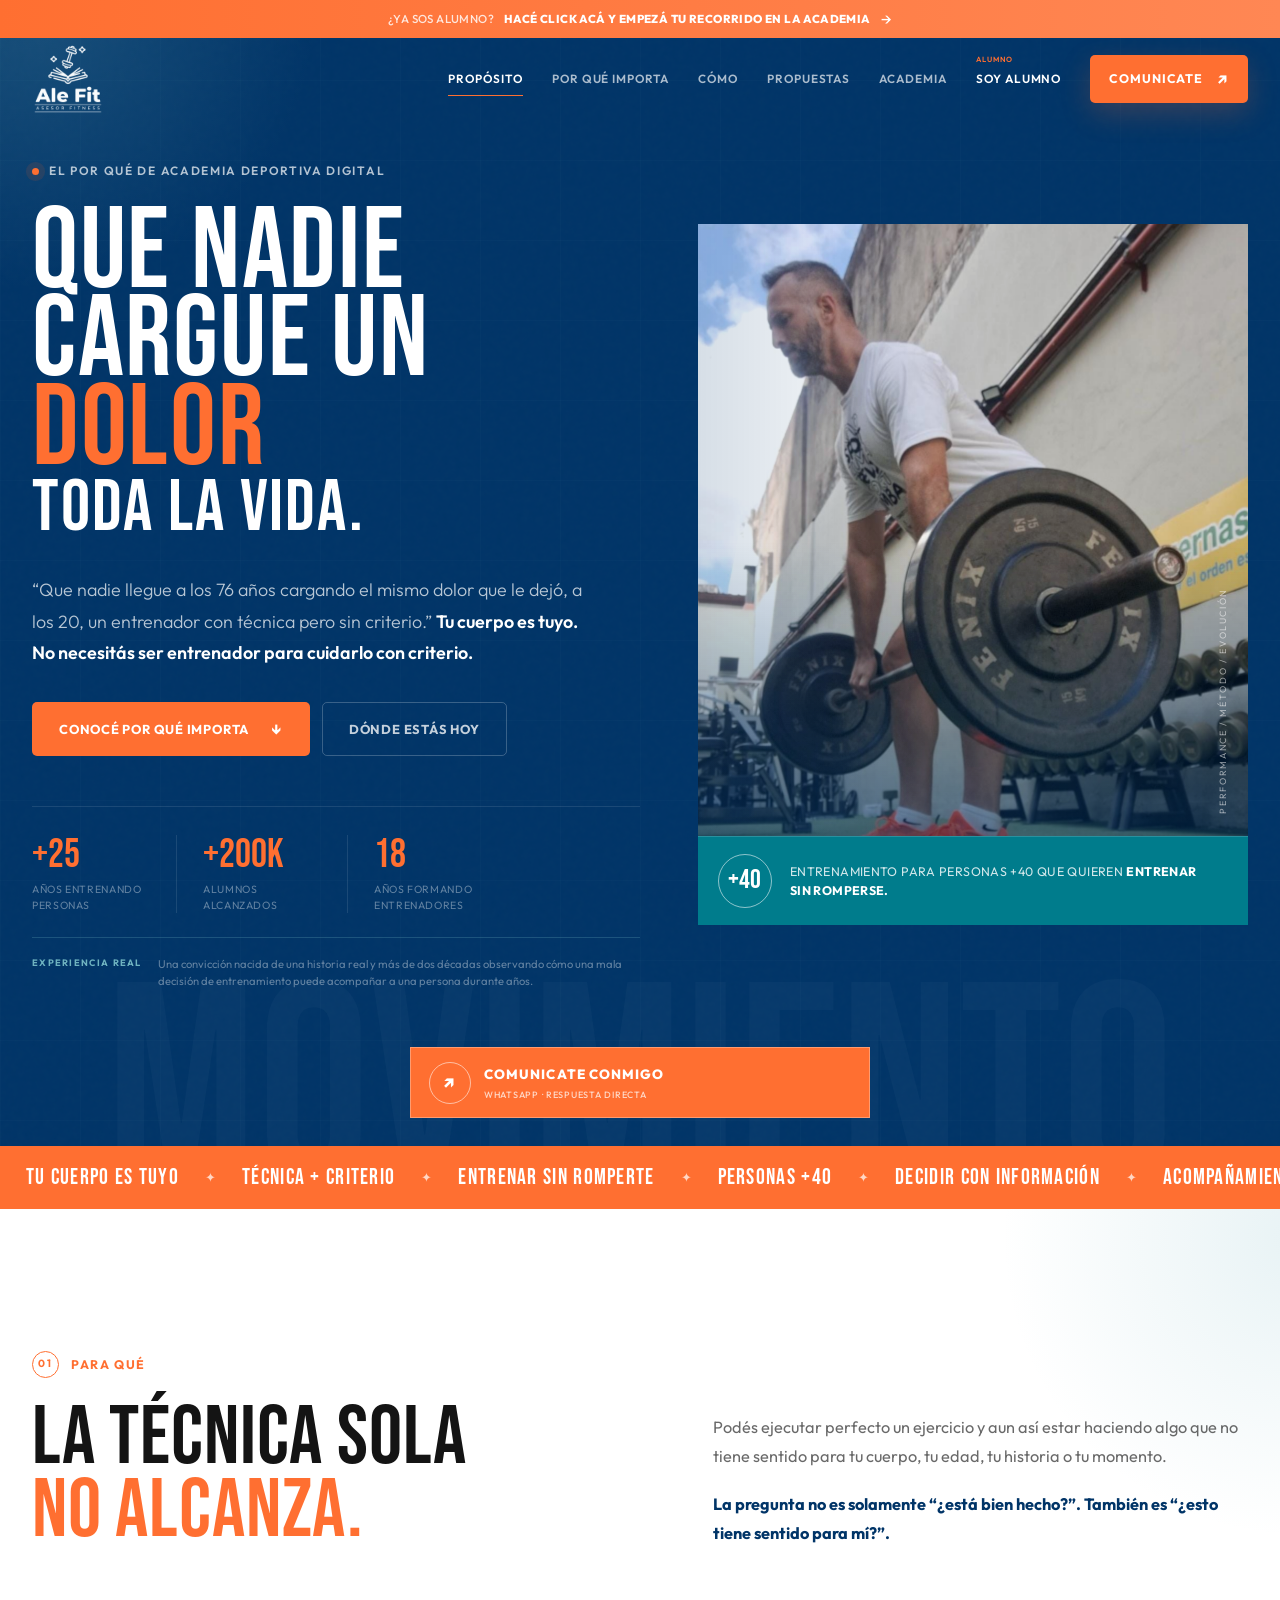
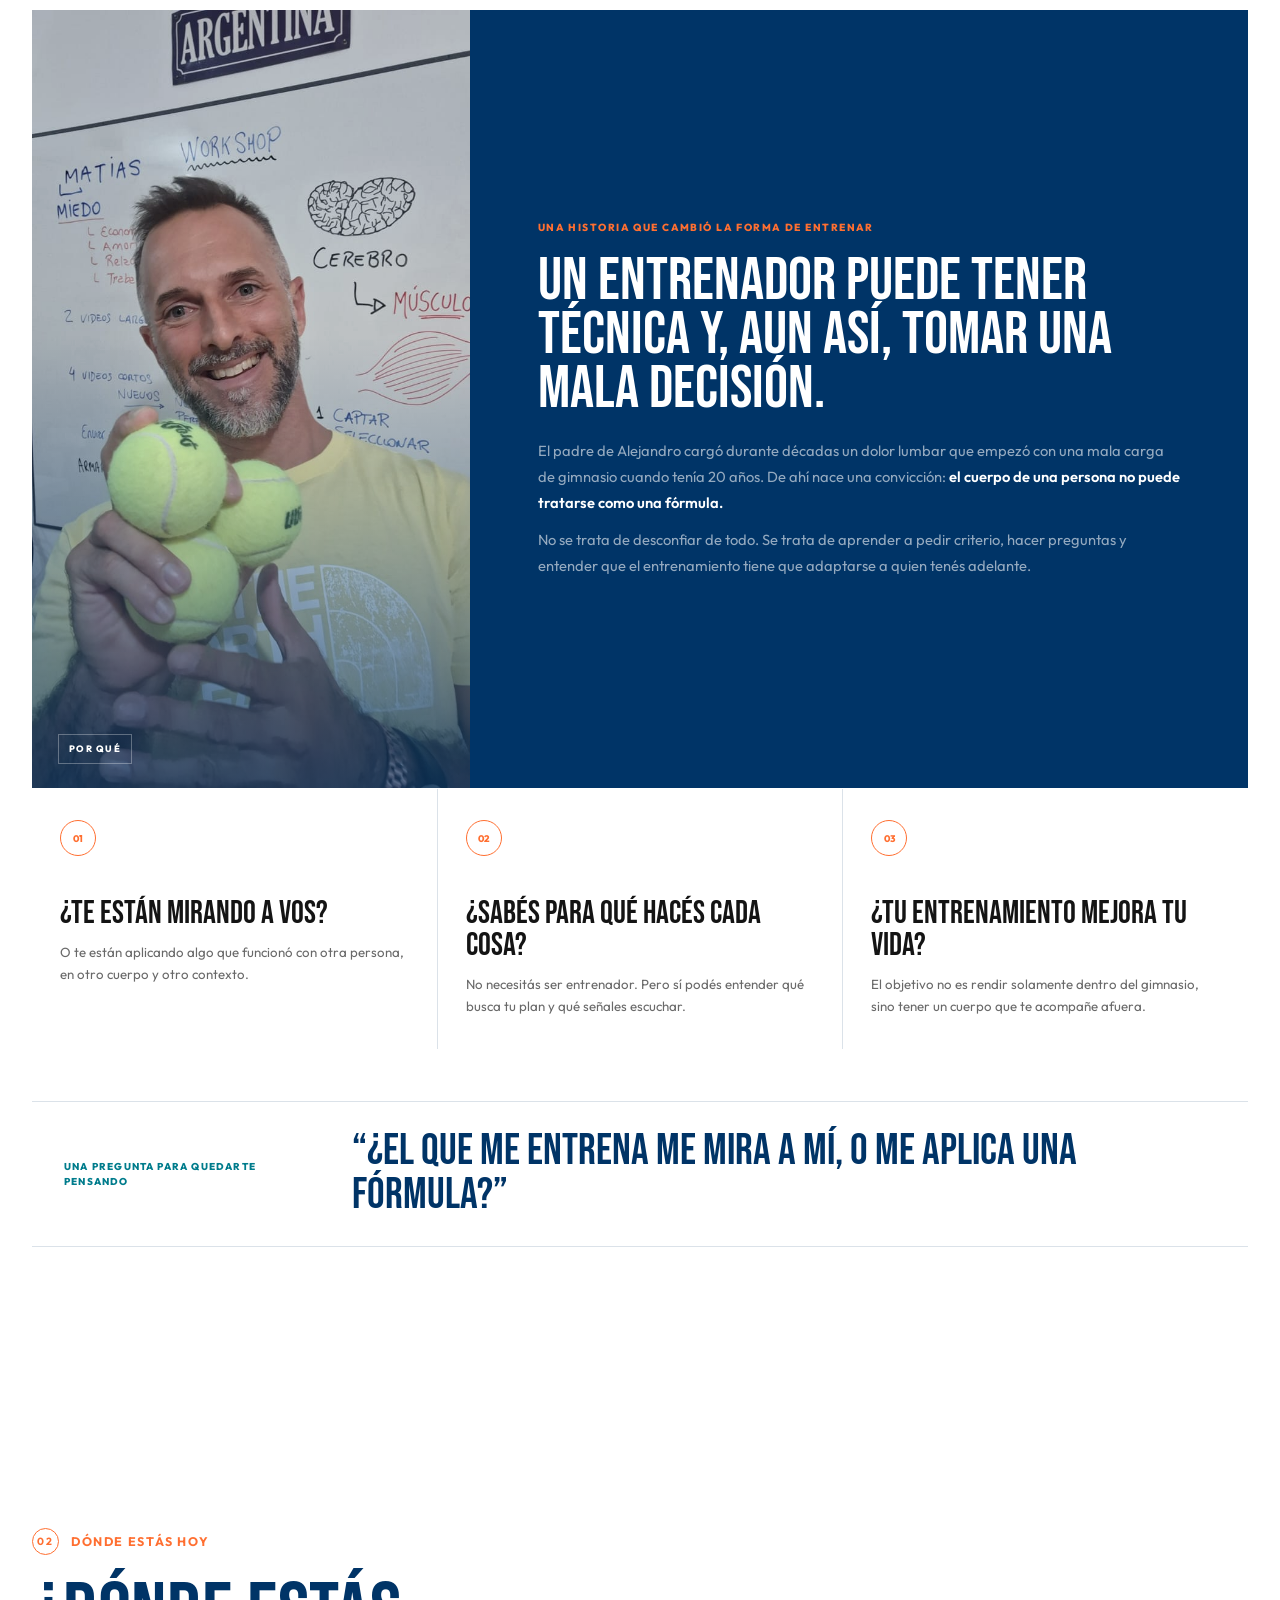
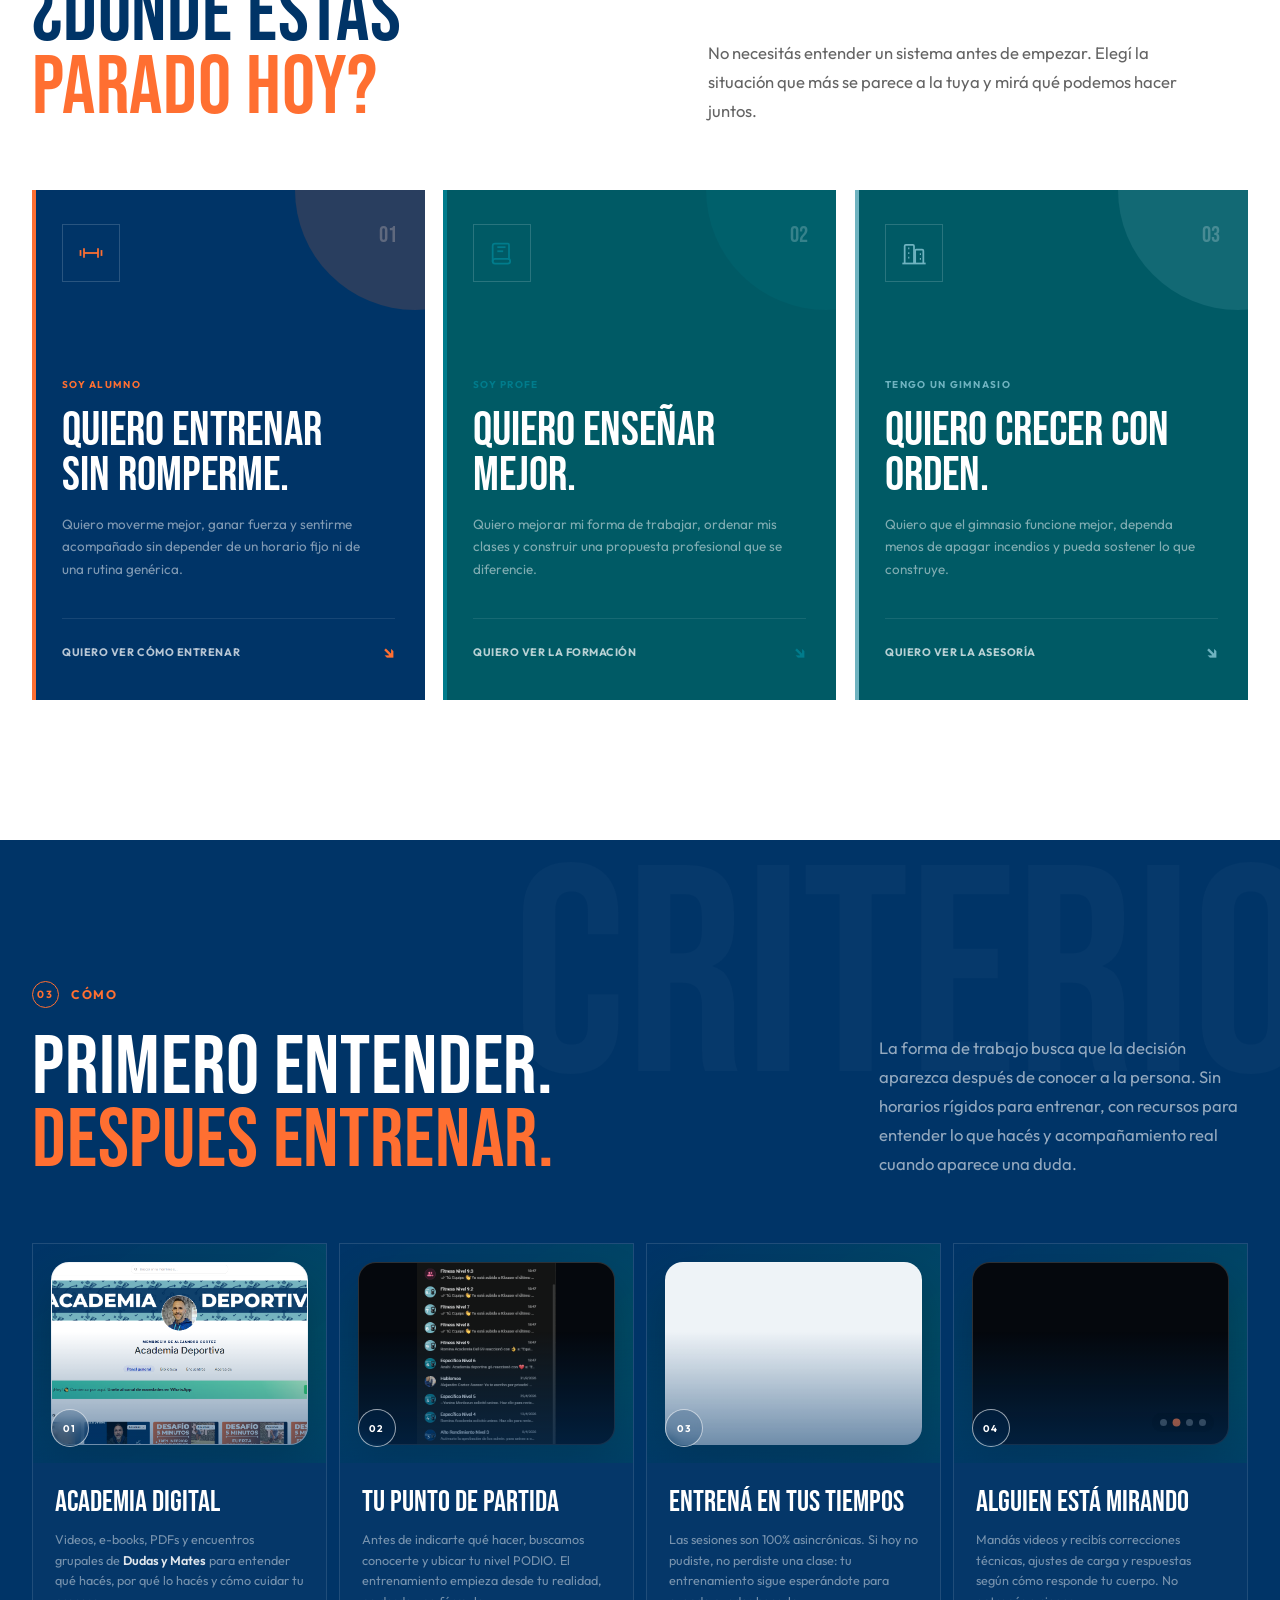
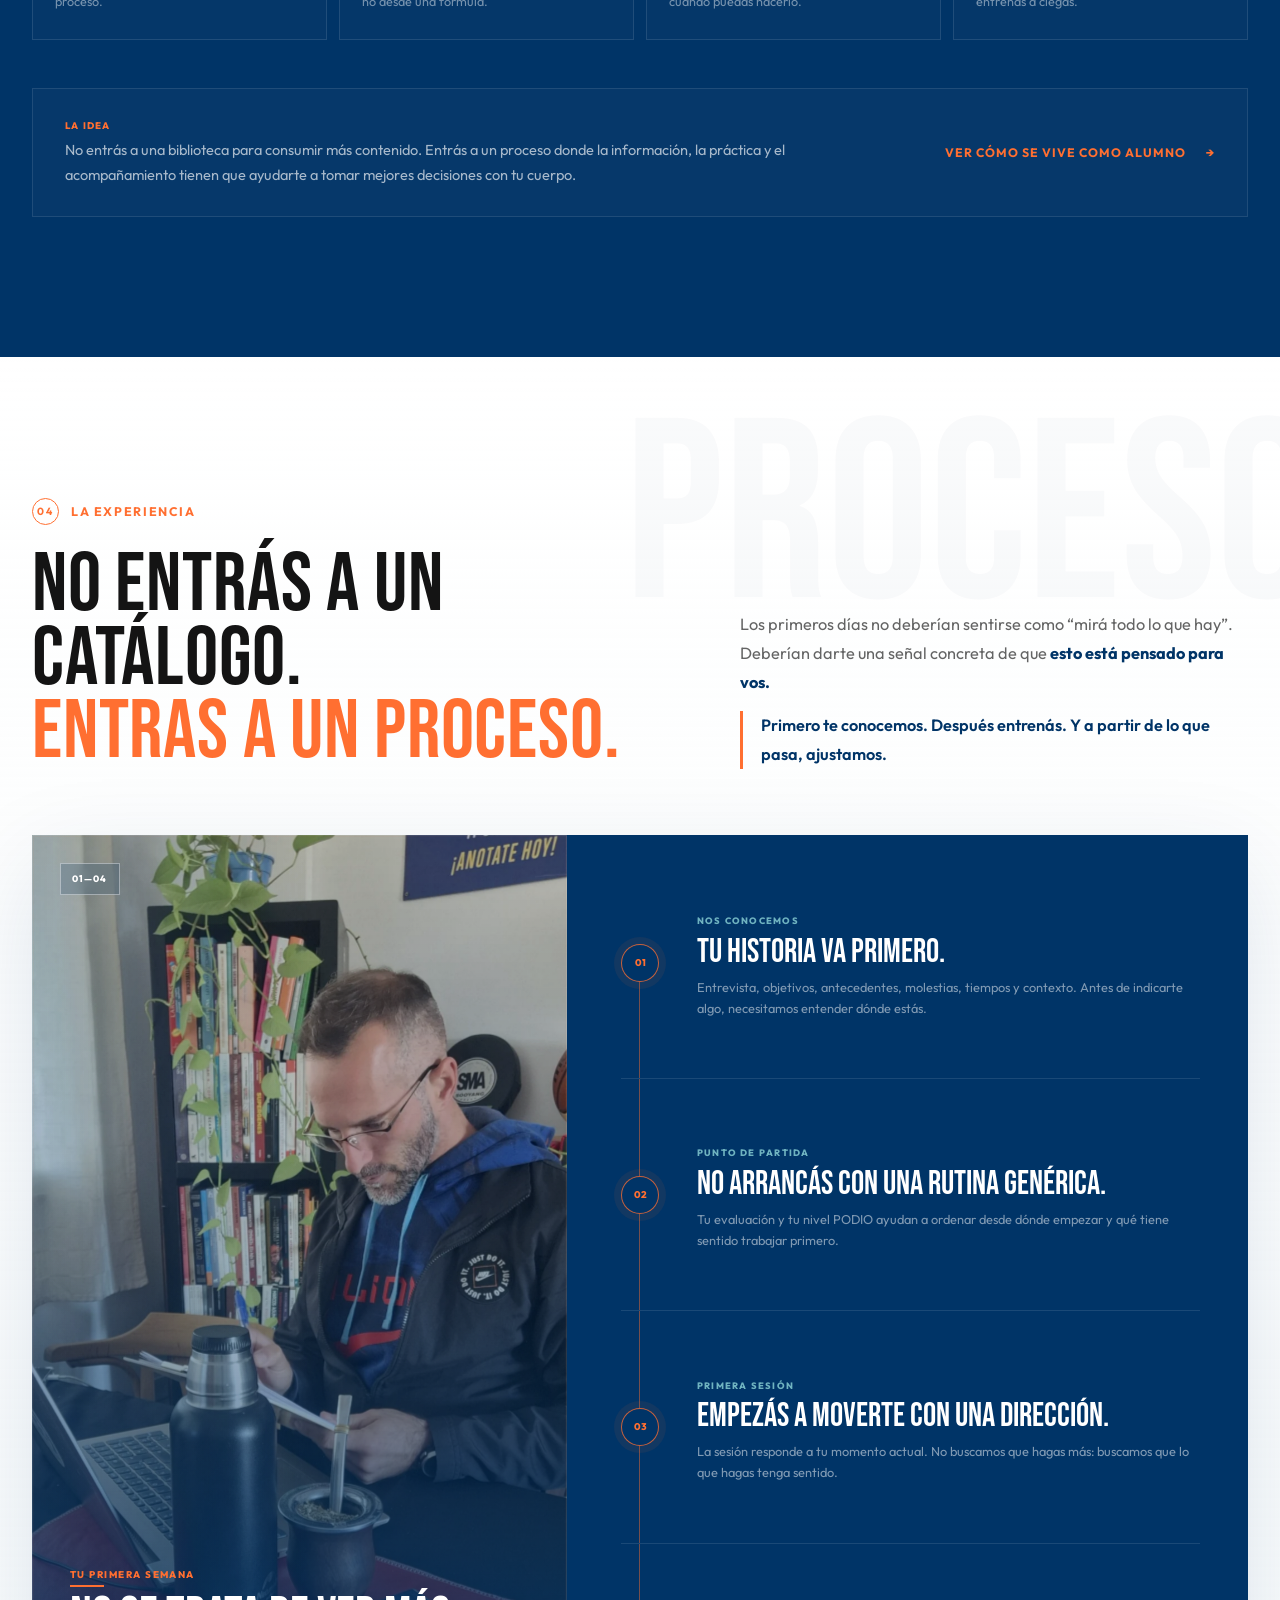
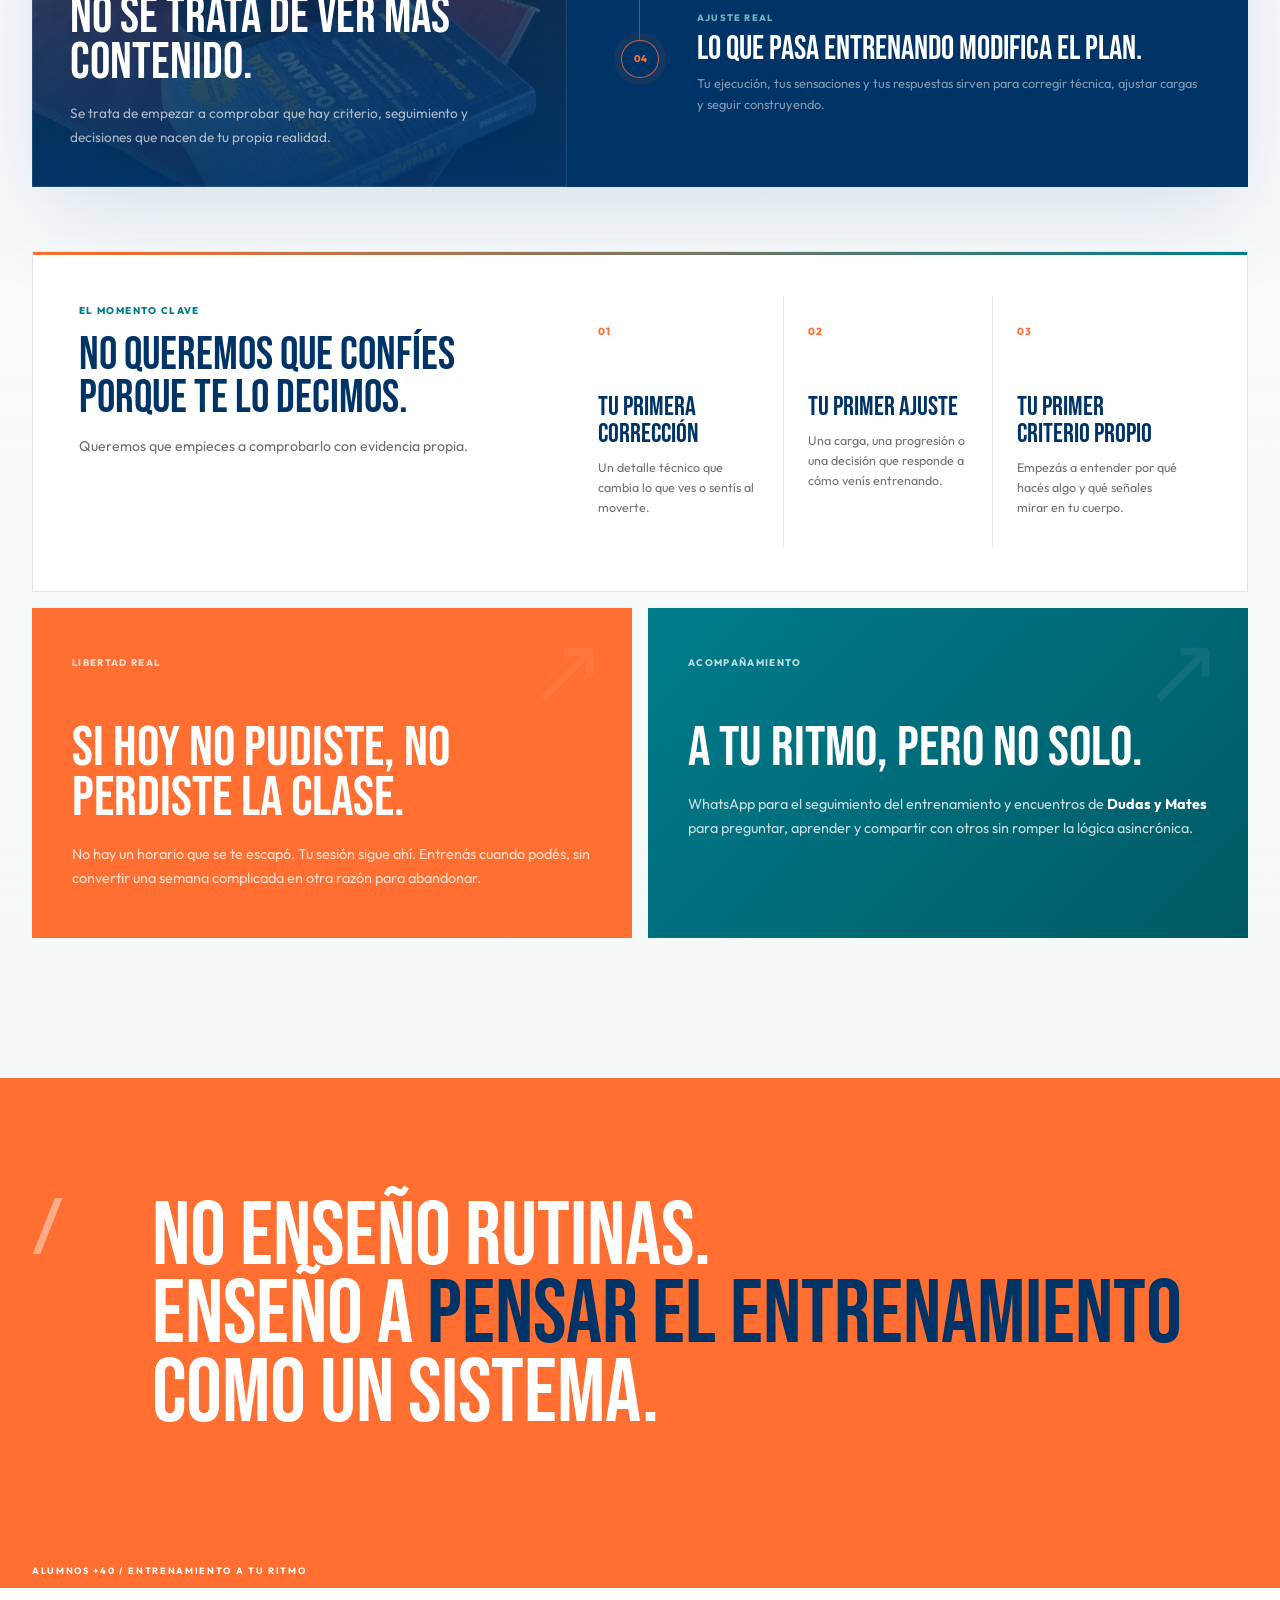
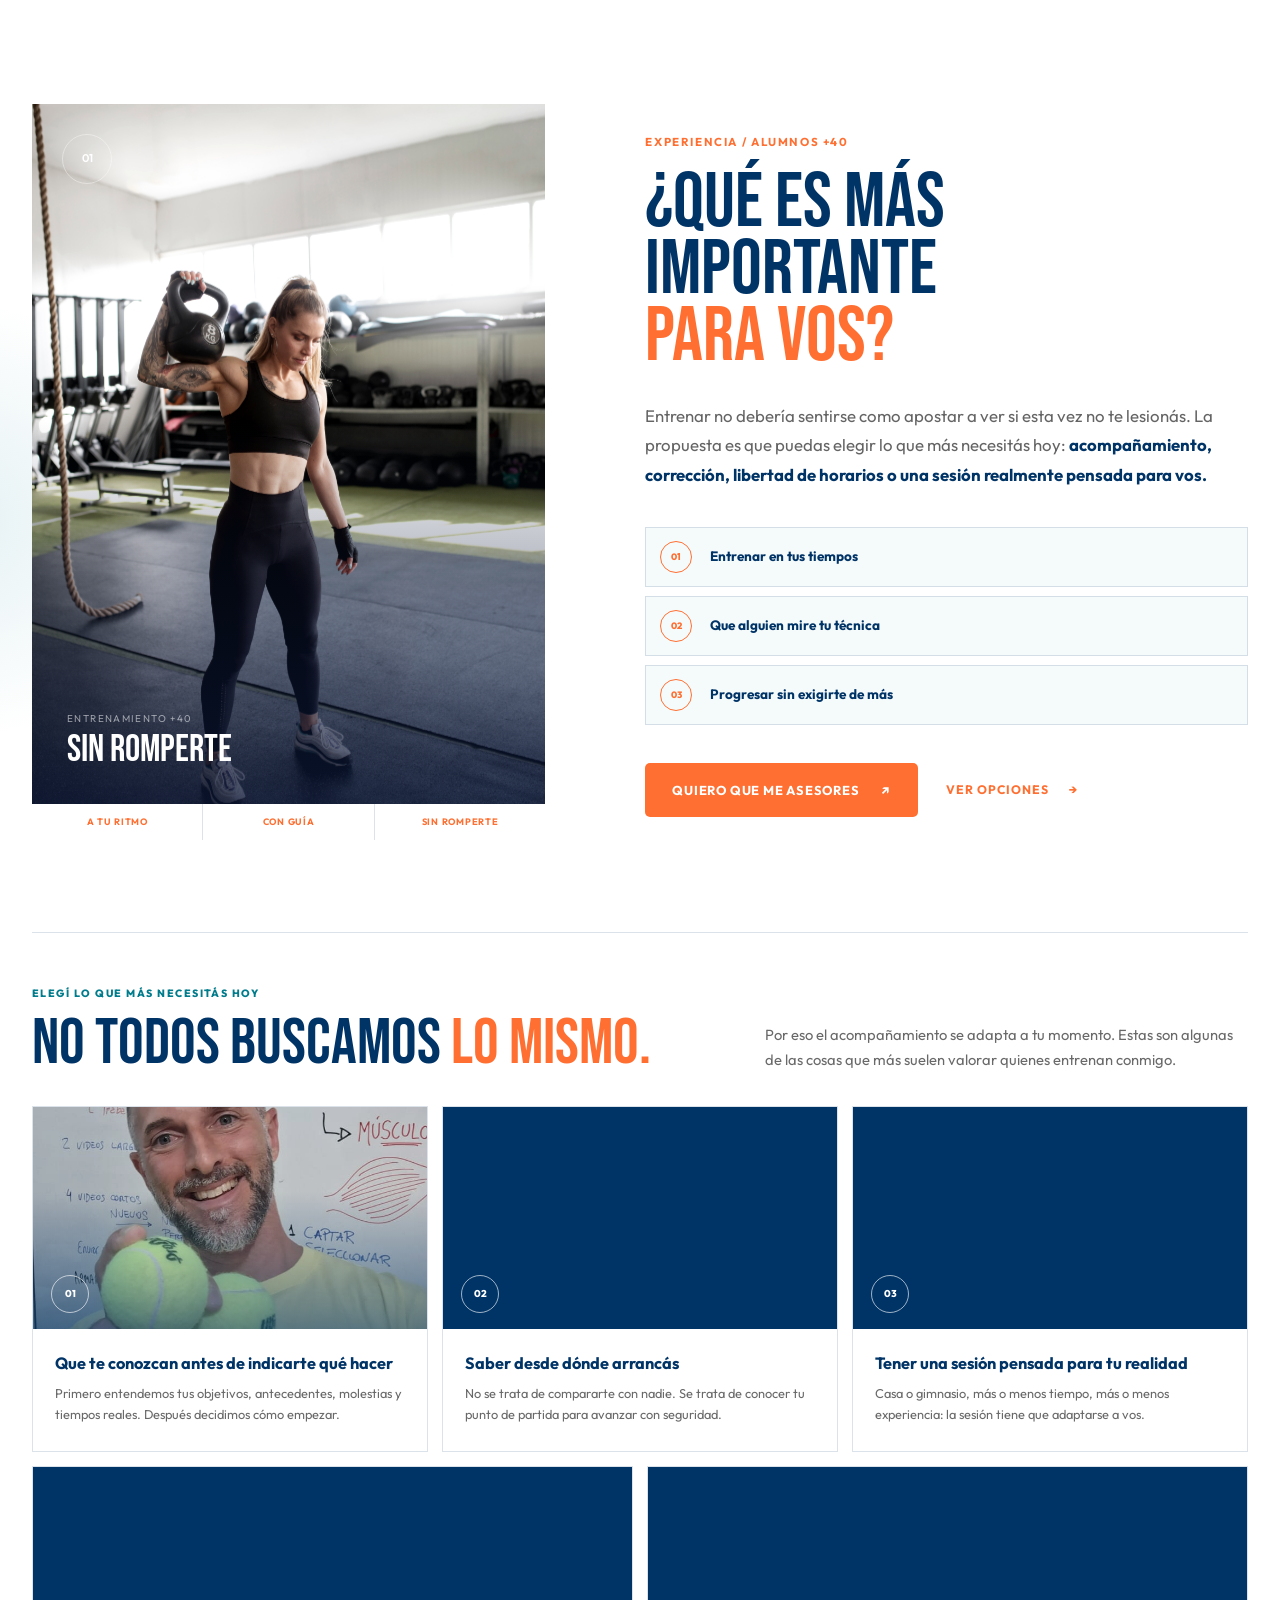
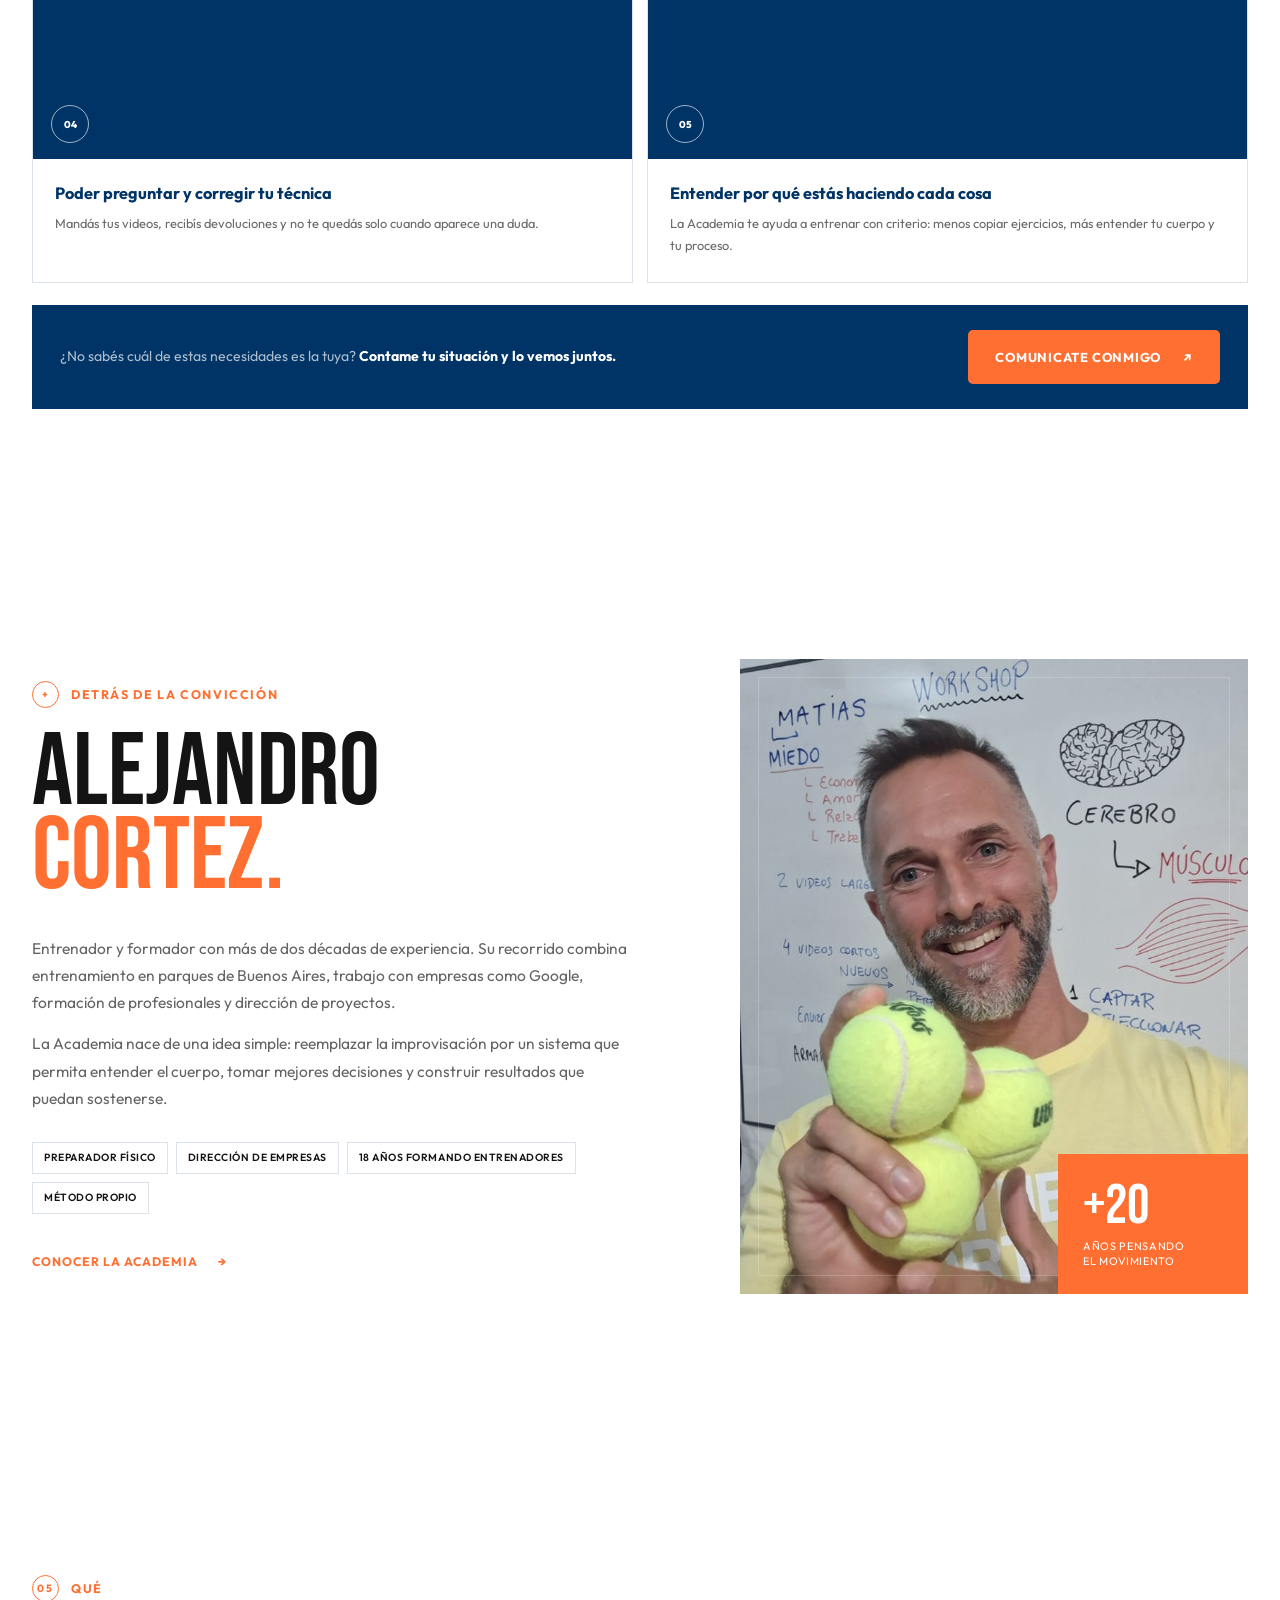
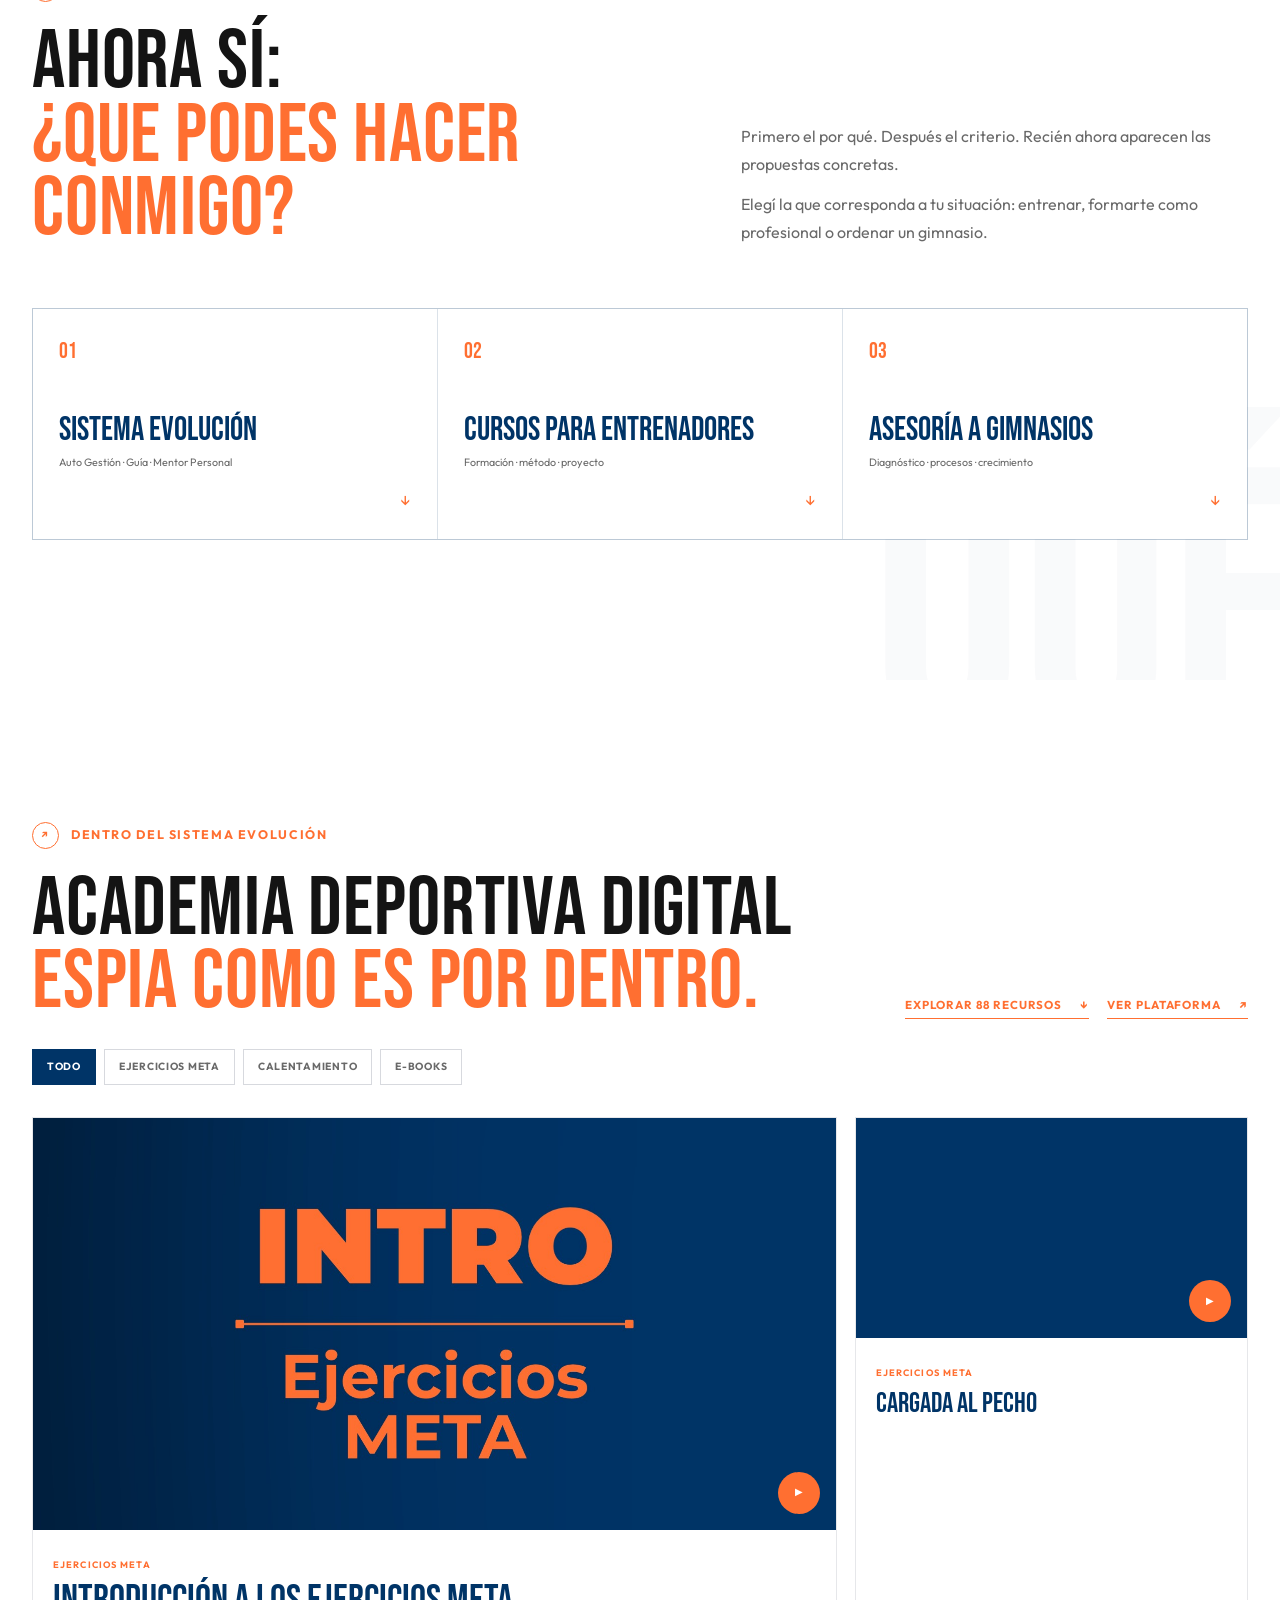
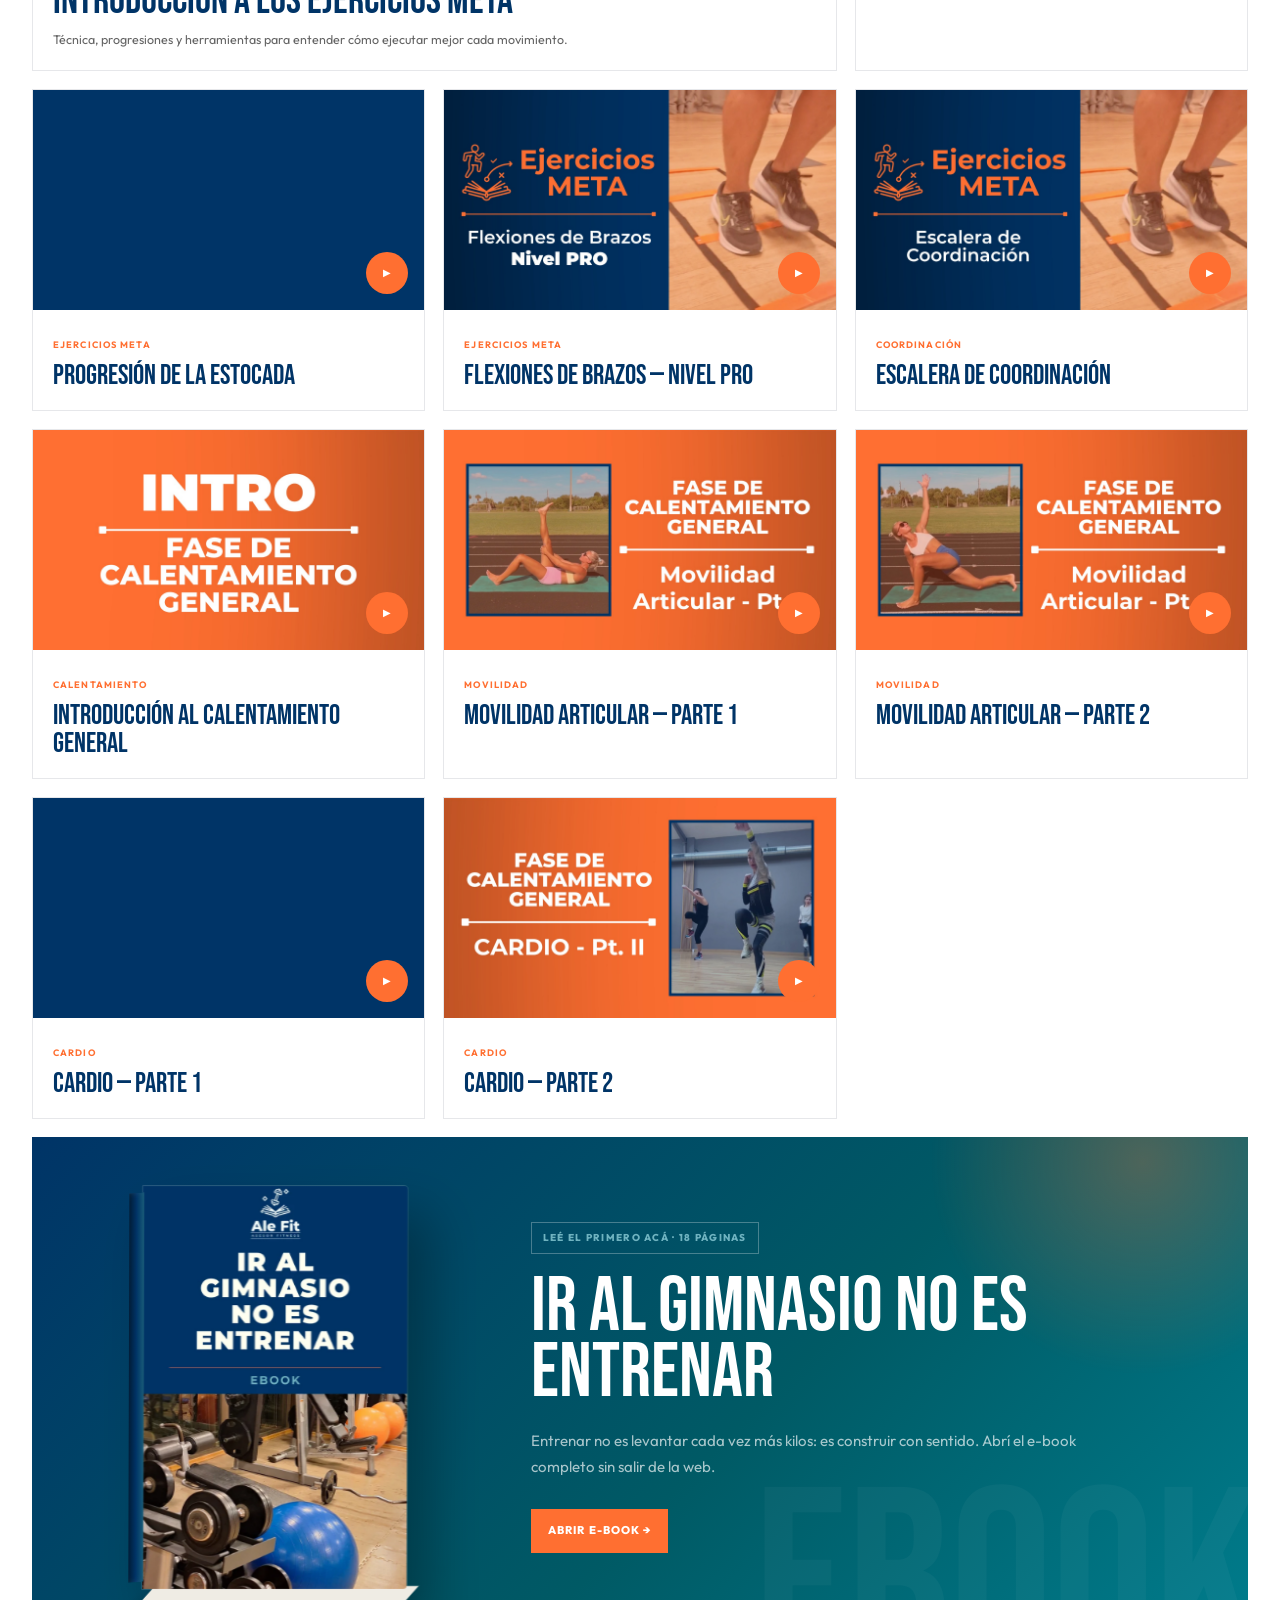
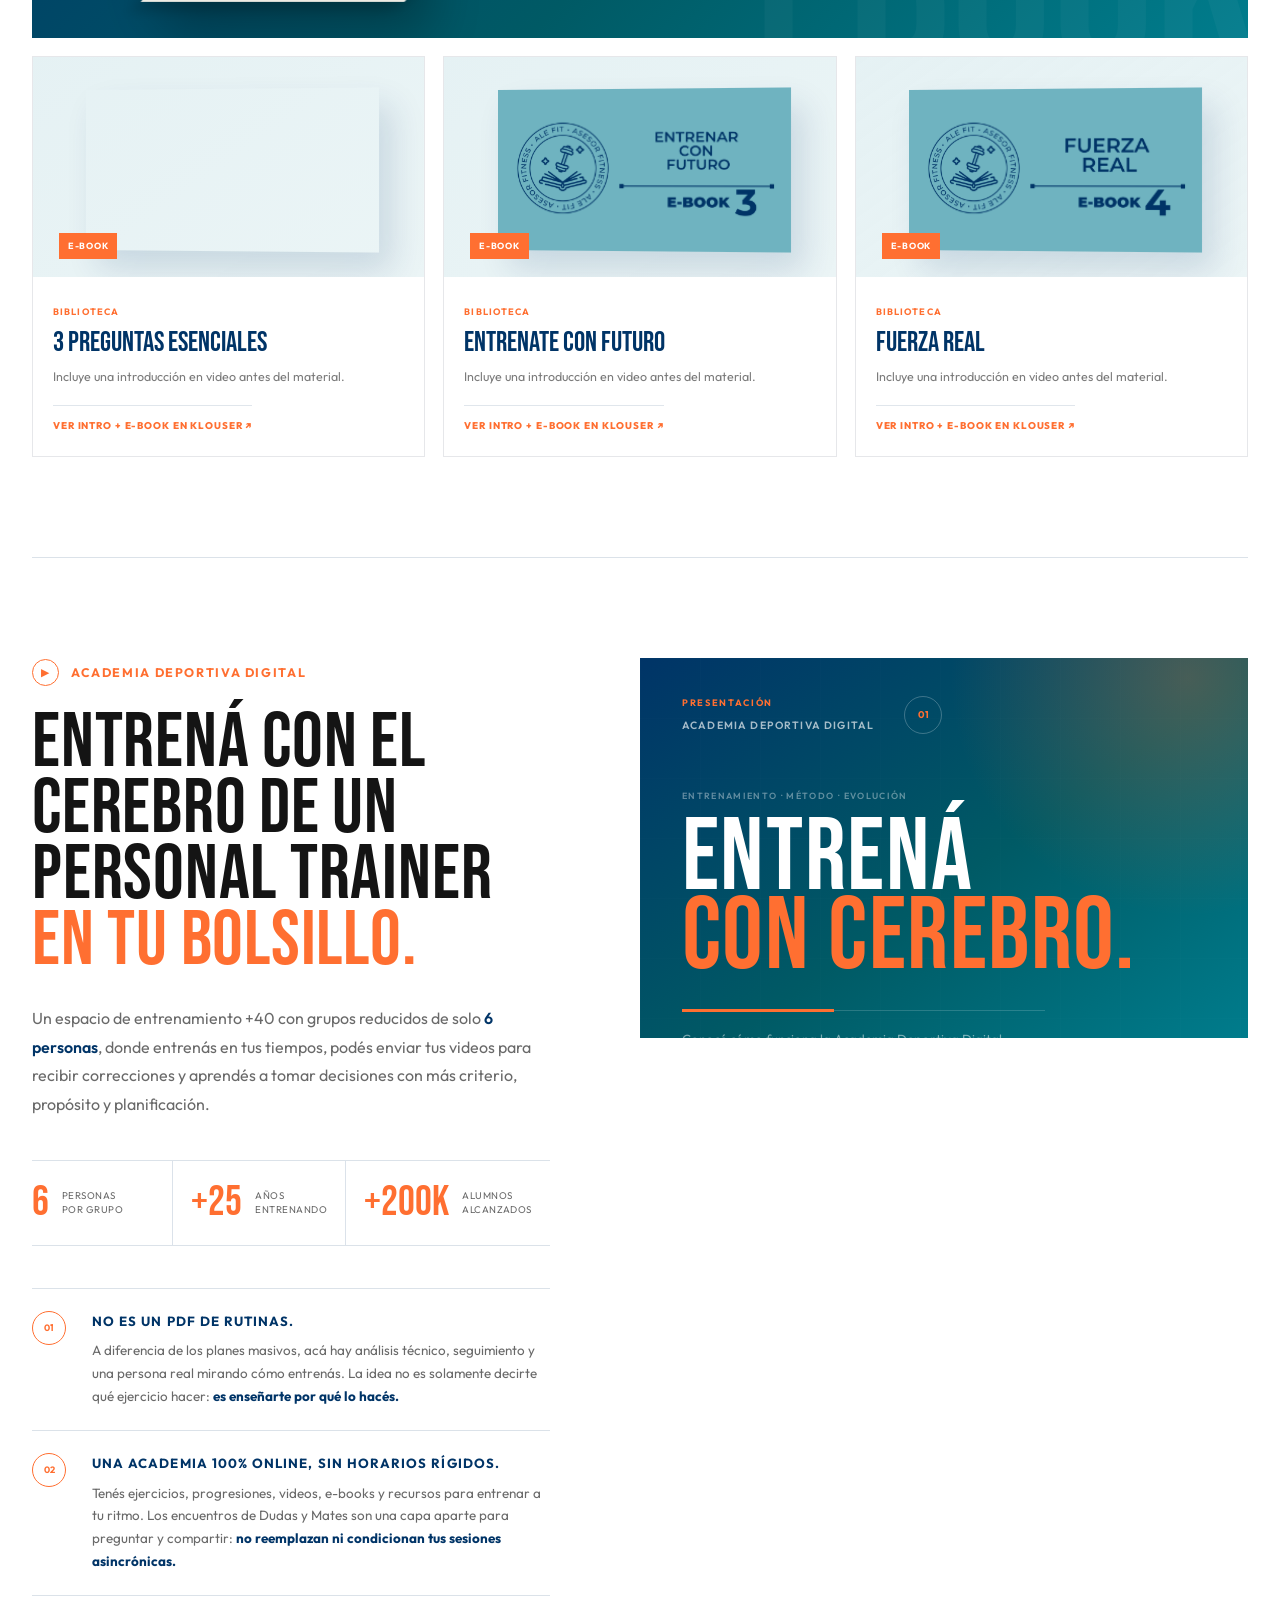
<file: index.html>
<!DOCTYPE html>

<html lang="es">
<head>
<meta charset="utf-8"/>
<meta content="width=device-width, initial-scale=1.0" name="viewport"/>
<meta content="Academia Deportiva Digital de Alejandro Cortez. Entrenamiento para personas +40, formación para profes y asesoría para gimnasios." name="description"/>
<meta content="#003467" name="theme-color"/>
<title>Academia Deportiva Digital — Entrená sin romperte</title>
<link href="https://fonts.googleapis.com" rel="preconnect"/>
<link crossorigin="" href="https://fonts.gstatic.com" rel="preconnect"/>
<link href="https://fonts.googleapis.com/css2?family=Bebas+Neue&amp;family=Outfit:wght@300;400;500;600;700;800&amp;display=swap" rel="stylesheet"/>
<link href="./Assets/Style.css" rel="stylesheet"/>
</head>
<body>
<a class="skip-link" href="#contenido-principal">Saltar al contenido</a>
<!-- PRELOADER -->
<div aria-hidden="true" class="preloader" id="preloader">
<div class="preloader__inner"><img alt="Ale Fit — Asesor Fitness" class="preloader__logo" decoding="async" src="./Assets/img/Brand/ale-fit-logo.png"/>
<div class="preloader__line"><span></span></div>
</div>
</div>
<div aria-hidden="true" class="scroll-progress" id="scrollProgress"></div>
<div aria-hidden="true" class="cursor-glow" id="cursorGlow"></div>
<!-- HEADER -->
<header class="site-header" id="siteHeader">
<div class="student-access-strip"><a href="./academia.html"><span>¿Ya sos alumno?</span><strong>Hacé click acá y empezá tu recorrido en la Academia</strong><i>→</i></a></div>
<nav aria-label="Navegación principal" class="nav container">
<a aria-label="Ale Fit — Asesor Fitness, inicio" class="brand brand--logo" href="#inicio"><img alt="Ale Fit — Asesor Fitness" decoding="async" src="./Assets/img/Brand/ale-fit-logo.png"/></a>
<div class="nav__desktop"><a class="nav__link" href="#inicio">Propósito</a><a class="nav__link" href="#criterio">Por qué importa</a><a class="nav__link" href="#como-trabajo">Cómo</a><a class="nav__link" href="#propuestas">Propuestas</a><a class="nav__link" href="#contenido">Academia</a><a class="nav__link nav__link--student" href="./academia.html">Soy alumno</a><a class="nav__cta" href="https://wa.me/5491131763631?text=Hola%20Ale%2C%20vi%20la%20web%20de%20Academia%20Deportiva%20Digital%20y%20quiero%20contarte%20mi%20situaci%C3%B3n." rel="noopener noreferrer" target="_blank">Comunicate <span>↗</span></a></div>
<button aria-controls="mobileMenu" aria-expanded="false" aria-label="Abrir menú" class="menu-toggle" id="menuToggle" type="button">
<span></span><span></span>
</button>
</nav>
<div aria-hidden="true" class="mobile-menu" id="mobileMenu">
<div class="mobile-menu__inner"><a class="mobile-link" href="#inicio"><span>01</span>Propósito</a><a class="mobile-link" href="#criterio"><span>02</span>Por qué importa</a><a class="mobile-link" href="#como-trabajo"><span>03</span>Cómo</a><a class="mobile-link" href="#propuestas"><span>04</span>Propuestas</a><a class="mobile-link" href="#contenido"><span>05</span>Academia</a><a class="mobile-link" href="#sobre-ale"><span>06</span>Sobre Ale</a><a class="mobile-link mobile-link--academy" href="./academia.html"><span>07</span>Mi recorrido</a><a class="mobile-menu__cta" href="https://wa.me/5491131763631?text=Hola%20Ale%2C%20vi%20la%20web%20de%20Academia%20Deportiva%20Digital%20y%20quiero%20recibir%20informaci%C3%B3n." rel="noopener noreferrer" target="_blank">Comunicate conmigo <span>↗</span></a></div>
</div>
</header>
<main id="contenido-principal">
<!-- HERO -->
<section aria-labelledby="hero-title" class="hero" id="inicio">
<div aria-hidden="true" class="hero__noise"></div>
<div aria-hidden="true" class="hero__grid-lines"></div>
<div class="container hero__container">
<div class="hero__content">
<div class="hero__eyebrow hero-animate"><span class="hero__eyebrow-dot"></span> El por qué de Academia Deportiva Digital</div>
<h1 class="hero__title" id="hero-title"><span class="hero__title-line hero-animate">QUE NADIE</span><span class="hero__title-line hero-animate">CARGUE UN <em>DOLOR</em></span><span class="hero__title-line hero-animate hero__title-line--small">TODA LA VIDA.</span></h1>
<p class="hero__description hero-animate">“Que nadie llegue a los 76 años cargando el mismo dolor que le dejó, a los 20, un entrenador con técnica pero sin criterio.” <strong>Tu cuerpo es tuyo. No necesitás ser entrenador para cuidarlo con criterio.</strong></p>
<div class="hero__actions hero-animate"><a class="button button--primary" href="#criterio">Conocé por qué importa <span class="button__arrow">↓</span></a><a class="button button--ghost" href="#caminos">Dónde estás hoy</a><a aria-label="Comunicate conmigo por WhatsApp" class="button hero__mobile-contact" href="https://wa.me/5491131763631?text=Hola%20Ale%2C%20vi%20la%20web%20de%20Academia%20Deportiva%20Digital.%20Quiero%20contarte%20mi%20situaci%C3%B3n%20y%20saber%20c%C3%B3mo%20puedo%20empezar." rel="noopener noreferrer" target="_blank">Comunicate conmigo <span>↗</span></a></div>
<div aria-label="Datos de trayectoria" class="hero__stats hero-animate">
<div class="hero-stat">
<strong data-count="25" data-prefix="+">+0</strong>
<span>años entrenando<br/>personas</span>
</div>
<div class="hero-stat">
<strong data-count="200" data-prefix="+" data-suffix="K">+0K</strong>
<span>alumnos<br/>alcanzados</span>
</div>
<div class="hero-stat">
<strong data-count="18">0</strong>
<span>años formando<br/>entrenadores</span>
</div>
</div><div class="hero__trust-line hero-animate">
<span>EXPERIENCIA REAL</span>
<p>Una convicción nacida de una historia real y más de dos décadas observando cómo una mala decisión de entrenamiento puede acompañar a una persona durante años.</p>
</div>
</div>
<div class="hero__visual hero-animate">
<div class="hero__photo-frame">
<img alt="Alejandro Cortez entrenando" class="hero__photo" decoding="async" fetchpriority="high" id="heroPhoto" src="./Assets/img/Ale/ale-hero.jpeg"/>
<div aria-hidden="true" class="hero__photo-overlay"></div>
<div aria-hidden="true" class="hero__vertical-text">PERFORMANCE / MÉTODO / EVOLUCIÓN</div>
</div>
<!-- La información queda fuera de la foto para no tapar el contenido visual -->
<div aria-label="Entrenamiento para personas mayores de 40 años" class="hero__photo-promise"><span>+40</span><p>Entrenamiento para personas +40 que quieren <strong>entrenar sin romperse.</strong></p></div>
</div>
</div>
<div class="hero__contact-wrap hero-animate"><a aria-label="Comunicate conmigo por WhatsApp" class="hero__contact-button" href="https://wa.me/5491131763631?text=Hola%20Ale%2C%20vi%20la%20web%20de%20Academia%20Deportiva%20Digital.%20Quiero%20contarte%20mi%20situaci%C3%B3n%20y%20saber%20c%C3%B3mo%20puedo%20empezar." rel="noopener noreferrer" target="_blank"><span class="hero__contact-icon">↗</span>Comunicate conmigo<small>WhatsApp · respuesta directa</small></a></div><div aria-hidden="true" class="hero__big-word">MOVIMIENTO</div>
</section>
<!-- TICKER -->
<section aria-label="Conceptos de la Academia" class="ticker">
<div class="ticker__track">
<div class="ticker__content"><span>TU CUERPO ES TUYO</span><i>✦</i><span>TÉCNICA + CRITERIO</span><i>✦</i><span>ENTRENAR SIN ROMPERTE</span><i>✦</i><span>PERSONAS +40</span><i>✦</i><span>DECIDIR CON INFORMACIÓN</span><i>✦</i><span>ACOMPAÑAMIENTO REAL</span><i>✦</i><span>TU CUERPO ES TUYO</span><i>✦</i><span>TÉCNICA + CRITERIO</span><i>✦</i><span>ENTRENAR SIN ROMPERTE</span><i>✦</i><span>PERSONAS +40</span><i>✦</i><span>DECIDIR CON INFORMACIÓN</span><i>✦</i><span>ACOMPAÑAMIENTO REAL</span><i>✦</i></div>
</div>
</section><section class="criterion section" id="criterio">
<div class="container">
<header class="criterion__header">
<div class="section-kicker" data-reveal=""><span>01</span>Para qué</div>
<div class="criterion__heading-grid">
<h2 class="section-title" data-reveal="">LA TÉCNICA SOLA<br/><em>NO ALCANZA.</em></h2>
<div class="criterion__lead" data-reveal="">
<p>Podés ejecutar perfecto un ejercicio y aun así estar haciendo algo que no tiene sentido para tu cuerpo, tu edad, tu historia o tu momento.</p>
<strong>La pregunta no es solamente “¿está bien hecho?”. También es “¿esto tiene sentido para mí?”.</strong>
</div>
</div>
</header>
<div class="criterion__story" data-reveal="">
<div class="criterion__story-media">
<img alt="Alejandro Cortez" decoding="async" loading="lazy" src="./Assets/img/Ale/ale-about.jpeg"/>
<span class="criterion__story-index">POR QUÉ</span>
</div>
<div class="criterion__story-copy">
<span>UNA HISTORIA QUE CAMBIÓ LA FORMA DE ENTRENAR</span>
<h3>UN ENTRENADOR PUEDE TENER TÉCNICA Y, AUN ASÍ, TOMAR UNA MALA DECISIÓN.</h3>
<p>El padre de Alejandro cargó durante décadas un dolor lumbar que empezó con una mala carga de gimnasio cuando tenía 20 años. De ahí nace una convicción: <strong>el cuerpo de una persona no puede tratarse como una fórmula.</strong></p>
<p>No se trata de desconfiar de todo. Se trata de aprender a pedir criterio, hacer preguntas y entender que el entrenamiento tiene que adaptarse a quien tenés adelante.</p>
</div>
</div>
<div class="criterion__questions">
<article data-reveal="">
<span>01</span>
<h3>¿Te están mirando a vos?</h3>
<p>O te están aplicando algo que funcionó con otra persona, en otro cuerpo y otro contexto.</p>
</article>
<article data-delay="80" data-reveal="">
<span>02</span>
<h3>¿Sabés para qué hacés cada cosa?</h3>
<p>No necesitás ser entrenador. Pero sí podés entender qué busca tu plan y qué señales escuchar.</p>
</article>
<article data-delay="160" data-reveal="">
<span>03</span>
<h3>¿Tu entrenamiento mejora tu vida?</h3>
<p>El objetivo no es rendir solamente dentro del gimnasio, sino tener un cuerpo que te acompañe afuera.</p>
</article>
</div>
<div class="criterion__question" data-reveal="">
<small>UNA PREGUNTA PARA QUEDARTE PENSANDO</small>
<p>“¿El que me entrena me mira a mí, o me aplica una fórmula?”</p>
</div>
</div>
</section><section class="paths section" id="caminos">
<div class="container">
<header class="section-header">
<div class="section-kicker" data-reveal=""><span>02</span> Dónde estás hoy</div>
<div class="section-header__grid">
<h2 class="section-title" data-reveal="">¿DÓNDE ESTÁS <em>PARADO HOY?</em></h2>
<p class="section-description" data-reveal="">No necesitás entender un sistema antes de empezar. Elegí la situación que más se parece a la tuya y mirá qué podemos hacer juntos.</p>
</div>
</header>
<div class="paths__grid">
<a class="path-card path-card--orange" data-reveal="" data-tilt-card="" href="#alumnos">
<div class="path-card__number">01</div>
<div aria-hidden="true" class="path-card__icon">
<svg fill="none" stroke="currentColor" stroke-width="1.5" viewbox="0 0 24 24"><path d="M6 8v8"></path><path d="M3 9.5v5"></path><path d="M18 8v8"></path><path d="M21 9.5v5"></path><path d="M6 12h12"></path></svg>
</div>
<div class="path-card__content">
<span class="path-card__label">SOY ALUMNO</span>
<h3>Quiero entrenar sin romperme.</h3>
<p>Quiero moverme mejor, ganar fuerza y sentirme acompañado sin depender de un horario fijo ni de una rutina genérica.</p>
</div>
<div class="path-card__footer"><span>Quiero ver cómo entrenar</span><strong>↘</strong></div>
</a>
<a class="path-card path-card--purple" data-delay="90" data-reveal="" data-tilt-card="" href="#entrenadores">
<div class="path-card__number">02</div>
<div aria-hidden="true" class="path-card__icon">
<svg fill="none" stroke="currentColor" stroke-width="1.5" viewbox="0 0 24 24"><path d="M4 19.5V6a2 2 0 0 1 2-2h11a1 1 0 0 1 1 1v13"></path><path d="M6 17h11a2 2 0 0 1 2 2 2 2 0 0 1-2 2H6a2 2 0 0 1 0-4Z"></path><path d="M8 7h7"></path><path d="M8 10.5h5"></path></svg>
</div>
<div class="path-card__content">
<span class="path-card__label">SOY PROFE</span>
<h3>Quiero enseñar mejor.</h3>
<p>Quiero mejorar mi forma de trabajar, ordenar mis clases y construir una propuesta profesional que se diferencie.</p>
</div>
<div class="path-card__footer"><span>Quiero ver la formación</span><strong>↘</strong></div>
</a>
<a class="path-card path-card--blue" data-delay="180" data-reveal="" data-tilt-card="" href="#gimnasios">
<div class="path-card__number">03</div>
<div aria-hidden="true" class="path-card__icon">
<svg fill="none" stroke="currentColor" stroke-width="1.5" viewbox="0 0 24 24"><path d="M4 21V6a1 1 0 0 1 1-1h6a1 1 0 0 1 1 1v15"></path><path d="M13 21V10a1 1 0 0 1 1-1h5a1 1 0 0 1 1 1v11"></path><path d="M7 8h1"></path><path d="M7 12h1"></path><path d="M7 16h1"></path><path d="M17 13h1"></path><path d="M17 17h1"></path><path d="M2 21h20"></path></svg>
</div>
<div class="path-card__content">
<span class="path-card__label">TENGO UN GIMNASIO</span>
<h3>Quiero crecer con orden.</h3>
<p>Quiero que el gimnasio funcione mejor, dependa menos de apagar incendios y pueda sostener lo que construye.</p>
</div>
<div class="path-card__footer"><span>Quiero ver la asesoría</span><strong>↘</strong></div>
</a>
</div>
</div>
</section><section class="how-we-work section section--dark" id="como-trabajo">
<div aria-hidden="true" class="how-we-work__word">CRITERIO</div>
<div class="container">
<header class="section-header section-header--light">
<div class="section-kicker" data-reveal=""><span>03</span>Cómo</div>
<div class="section-header__grid">
<h2 class="section-title" data-reveal="">PRIMERO ENTENDER.<br/><em>DESPUÉS ENTRENAR.</em></h2>
<p class="section-description" data-reveal="">La forma de trabajo busca que la decisión aparezca después de conocer a la persona. Sin horarios rígidos para entrenar, con recursos para entender lo que hacés y acompañamiento real cuando aparece una duda.</p>
</div>
</header>
<div class="how-we-work__grid">
<article class="how-card how-card--academy" data-reveal="">
<div class="how-card__media how-card__media--panel"><div class="how-card__screen"><img alt="Vista de la Academia Deportiva Digital" decoding="async" loading="lazy" src="./Assets/img/Como/academia.png"/></div><span class="how-card__number">01</span></div>
<div class="how-card__body"><h3>Academia Digital</h3><p>Videos, e-books, PDFs y encuentros grupales de <strong>Dudas y Mates</strong> para entender qué hacés, por qué lo hacés y cómo cuidar tu proceso.</p></div>
</article>
<article class="how-card how-card--levels" data-delay="70" data-reveal="">
<div class="how-card__media how-card__media--panel"><div class="how-card__screen"><img alt="Niveles de acompañamiento y grupos de la Academia" decoding="async" loading="lazy" src="./Assets/img/Como/niveles.png"/></div><span class="how-card__number">02</span></div>
<div class="how-card__body"><h3>Tu punto de partida</h3><p>Antes de indicarte qué hacer, buscamos conocerte y ubicar tu nivel PODIO. El entrenamiento empieza desde tu realidad, no desde una fórmula.</p></div>
</article>
<article class="how-card how-card--session" data-delay="140" data-reveal="">
<div class="how-card__media how-card__media--panel"><div class="how-card__screen"><img alt="Ejemplo de una sesión estructurada dentro del sistema" decoding="async" loading="lazy" src="./Assets/img/Como/sesion.png"/></div><span class="how-card__number">03</span></div>
<div class="how-card__body"><h3>Entrená en tus tiempos</h3><p>Las sesiones son 100% asincrónicas. Si hoy no pudiste, no perdiste una clase: tu entrenamiento sigue esperándote para cuando puedas hacerlo.</p></div>
</article>
<article class="how-card how-card--whatsapp" data-delay="210" data-reveal="">
<div class="how-card__media how-card__media--panel how-card__media--carousel">
<div class="how-card__screen">
<div class="how-card__carousel" data-how-carousel="">
<figure class="how-card__slide is-active"><img alt="Conversación real de seguimiento por WhatsApp en la Academia" decoding="async" loading="lazy" src="./Assets/img/Como/whatsapp-1.jpg"/></figure>
<figure class="how-card__slide"><img alt="Intercambios y reflexiones de alumnos dentro de los grupos" decoding="async" loading="lazy" src="./Assets/img/Como/whatsapp-2.jpg"/></figure>
<figure class="how-card__slide"><img alt="Dudas y Mates compartido con los alumnos" decoding="async" loading="lazy" src="./Assets/img/Como/whatsapp-3.jpg"/></figure>
<figure class="how-card__slide"><img alt="Propuesta de movimiento y acompañamiento grupal" decoding="async" loading="lazy" src="./Assets/img/Como/whatsapp-4.jpg"/></figure>
</div>
<div aria-hidden="true" class="how-card__carousel-dots"><span class="how-card__carousel-dot is-active"></span><span class="how-card__carousel-dot"></span><span class="how-card__carousel-dot"></span><span class="how-card__carousel-dot"></span></div>
</div>
<span class="how-card__number">04</span></div>
<div class="how-card__body"><h3>Alguien está mirando</h3><p>Mandás videos y recibís correcciones técnicas, ajustes de carga y respuestas según cómo responde tu cuerpo. No entrenás a ciegas.</p></div>
</article>
</div>
<div class="how-we-work__cta" data-reveal="">
<p><span>LA IDEA</span> No entrás a una biblioteca para consumir más contenido. Entrás a un proceso donde la información, la práctica y el acompañamiento tienen que ayudarte a tomar mejores decisiones con tu cuerpo.</p>
<a class="text-link text-link--orange" href="#alumnos">Ver cómo se vive como alumno <span>→</span></a>
</div>
</div>
</section><section class="journey section" id="primeros-pasos">
<div class="container">
<header class="journey__header">
<div class="section-kicker" data-reveal=""><span>04</span>La experiencia</div>
<div class="journey__heading-grid">
<h2 class="section-title" data-reveal="">NO ENTRÁS A UN CATÁLOGO.<br/><em>ENTRÁS A UN PROCESO.</em></h2>
<div class="journey__lead" data-reveal="">
<p>Los primeros días no deberían sentirse como “mirá todo lo que hay”. Deberían darte una señal concreta de que <strong>esto está pensado para vos.</strong></p>
<p class="journey__lead-note">Primero te conocemos. Después entrenás. Y a partir de lo que pasa, ajustamos.</p>
</div>
</div>
</header>
<div class="journey__body">
<figure class="journey__visual journey__visual--premium" data-reveal="">
<img alt="Alejandro Cortez preparando y revisando el proceso de un alumno" decoding="async" loading="lazy" src="./Assets/img/Journey/ale-entrevista.webp"/>
<span class="journey__visual-shade"></span>
<figcaption>
<small>TU PRIMERA SEMANA</small>
<strong>NO SE TRATA DE VER MÁS CONTENIDO.</strong>
<p>Se trata de empezar a comprobar que hay criterio, seguimiento y decisiones que nacen de tu propia realidad.</p>
</figcaption>
<div aria-hidden="true" class="journey__visual-index">01—04</div>
</figure>
<div class="journey__steps" aria-label="Primeros pasos dentro de la Academia">
<article class="journey-step" data-reveal="">
<span class="journey-step__number">01</span>
<div><small>NOS CONOCEMOS</small><h3>Tu historia va primero.</h3><p>Entrevista, objetivos, antecedentes, molestias, tiempos y contexto. Antes de indicarte algo, necesitamos entender dónde estás.</p></div>
</article>
<article class="journey-step" data-delay="70" data-reveal="">
<span class="journey-step__number">02</span>
<div><small>PUNTO DE PARTIDA</small><h3>No arrancás con una rutina genérica.</h3><p>Tu evaluación y tu nivel PODIO ayudan a ordenar desde dónde empezar y qué tiene sentido trabajar primero.</p></div>
</article>
<article class="journey-step" data-delay="140" data-reveal="">
<span class="journey-step__number">03</span>
<div><small>PRIMERA SESIÓN</small><h3>Empezás a moverte con una dirección.</h3><p>La sesión responde a tu momento actual. No buscamos que hagas más: buscamos que lo que hagas tenga sentido.</p></div>
</article>
<article class="journey-step" data-delay="210" data-reveal="">
<span class="journey-step__number">04</span>
<div><small>AJUSTE REAL</small><h3>Lo que pasa entrenando modifica el plan.</h3><p>Tu ejecución, tus sensaciones y tus respuestas sirven para corregir técnica, ajustar cargas y seguir construyendo.</p></div>
</article>
</div>
</div>
<div class="journey__proof journey__proof--premium" data-reveal="">
<div class="journey__proof-intro"><span>EL MOMENTO CLAVE</span><h3>NO QUEREMOS QUE CONFÍES PORQUE TE LO DECIMOS.</h3><p>Queremos que empieces a comprobarlo con evidencia propia.</p></div>
<div class="journey__proof-grid">
<article><i>01</i><strong>Tu primera corrección</strong><p>Un detalle técnico que cambia lo que ves o sentís al moverte.</p></article>
<article><i>02</i><strong>Tu primer ajuste</strong><p>Una carga, una progresión o una decisión que responde a cómo venís entrenando.</p></article>
<article><i>03</i><strong>Tu primer criterio propio</strong><p>Empezás a entender por qué hacés algo y qué señales mirar en tu cuerpo.</p></article>
</div>
</div>
<div class="journey__promises journey__promises--premium">
<article class="journey-promise journey-promise--orange" data-reveal="">
<span>LIBERTAD REAL</span><h3>SI HOY NO PUDISTE, NO PERDISTE LA CLASE.</h3><p>No hay un horario que se te escapó. Tu sesión sigue ahí. Entrenás cuando podés, sin convertir una semana complicada en otra razón para abandonar.</p>
</article>
<article class="journey-promise journey-promise--teal" data-delay="90" data-reveal="">
<span>ACOMPAÑAMIENTO</span><h3>A TU RITMO, PERO NO SOLO.</h3><p>WhatsApp para el seguimiento del entrenamiento y encuentros de <strong>Dudas y Mates</strong> para preguntar, aprender y compartir con otros sin romper la lógica asincrónica.</p>
</article>
</div>
</div>
</section><section aria-label="Filosofía de la Academia" class="statement">
<div class="container statement__inner">
<span class="statement__number" data-reveal="">/</span>
<p data-reveal="">NO ENSEÑO RUTINAS.<br/>ENSEÑO A <em>PENSAR EL ENTRENAMIENTO</em> COMO UN SISTEMA.</p>
</div>
</section><section class="audience audience--orange audience--student" id="alumnos">
<div aria-hidden="true" class="audience__topline"><span>ALUMNOS +40 / ENTRENAMIENTO A TU RITMO</span></div>
<div class="container audience__container">
<div class="audience__media" data-reveal="">
<div class="audience__image-wrap">
<img alt="Alumno realizando entrenamiento personalizado" class="audience__image" decoding="async" loading="lazy" src="./Assets/img/Alumnos/alumno-entrenando.jpg"/>
<div class="audience__image-shade"></div>
<span class="audience__index">01</span>
<div class="audience__media-copy"><small>ENTRENAMIENTO +40</small><strong>SIN ROMPERTE</strong></div>
</div>
<div class="audience__media-meta"><span>A TU RITMO</span><span>CON GUÍA</span><span>SIN ROMPERTE</span></div>
</div>
<div class="audience__content">
<span class="audience__eyebrow" data-reveal="">EXPERIENCIA / ALUMNOS +40</span>
<h2 class="audience__title" data-reveal="">¿QUÉ ES MÁS IMPORTANTE <em>PARA VOS?</em></h2>
<p class="audience__lead" data-reveal="">Entrenar no debería sentirse como apostar a ver si esta vez no te lesionás. La propuesta es que puedas elegir lo que más necesitás hoy: <strong>acompañamiento, corrección, libertad de horarios o una sesión realmente pensada para vos.</strong></p>
<div class="student-value-points"><div class="student-value-point"><span>01</span><strong>Entrenar en tus tiempos</strong></div><div class="student-value-point"><span>02</span><strong>Que alguien mire tu técnica</strong></div><div class="student-value-point"><span>03</span><strong>Progresar sin exigirte de más</strong></div></div>
<div class="audience__actions" data-reveal=""><a class="button button--primary" href="https://wa.me/5491131763631?text=Hola%20Ale%2C%20soy%20%2B40%20y%20quiero%20entrenar%20sin%20romperme.%20%C2%BFMe%20cont%C3%A1s%20qu%C3%A9%20opci%C3%B3n%20me%20conviene%3F" rel="noopener noreferrer" target="_blank">Quiero que me asesores <span>↗</span></a><a class="text-link" href="#planes">Ver opciones <span>→</span></a></div>
</div>
</div>
<div class="container student-priorities"><header class="student-priorities__header" data-reveal=""><span>ELEGÍ LO QUE MÁS NECESITÁS HOY</span><h3>NO TODOS BUSCAMOS <em>LO MISMO.</em></h3><p>Por eso el acompañamiento se adapta a tu momento. Estas son algunas de las cosas que más suelen valorar quienes entrenan conmigo.</p></header><div class="priority-grid"><article class="priority-card" data-reveal="" data-tilt-card=""><div class="priority-card__media"><img alt="Que te conozcan antes de indicarte qué hacer" decoding="async" loading="lazy" src="./Assets/img/Ale/ale-about.jpeg"/><span class="priority-card__shade"></span><span class="priority-card__number">01</span></div><div class="priority-card__body"><h4>Que te conozcan antes de indicarte qué hacer</h4><p>Primero entendemos tus objetivos, antecedentes, molestias y tiempos reales. Después decidimos cómo empezar.</p></div></article><article class="priority-card" data-delay="60" data-reveal="" data-tilt-card=""><div class="priority-card__media"><img alt="Saber desde dónde arrancás" decoding="async" loading="lazy" src="./Assets/img/Alumnos/alumno-entrenando.jpg"/><span class="priority-card__shade"></span><span class="priority-card__number">02</span></div><div class="priority-card__body"><h4>Saber desde dónde arrancás</h4><p>No se trata de compararte con nadie. Se trata de conocer tu punto de partida para avanzar con seguridad.</p></div></article><article class="priority-card" data-delay="120" data-reveal="" data-tilt-card=""><div class="priority-card__media"><img alt="Tener una sesión pensada para tu realidad" decoding="async" loading="lazy" src="./Assets/img/Academia/progresion-estocada.jpg"/><span class="priority-card__shade"></span><span class="priority-card__number">03</span></div><div class="priority-card__body"><h4>Tener una sesión pensada para tu realidad</h4><p>Casa o gimnasio, más o menos tiempo, más o menos experiencia: la sesión tiene que adaptarse a vos.</p></div></article><article class="priority-card" data-delay="180" data-reveal="" data-tilt-card=""><div class="priority-card__media"><img alt="Poder preguntar y corregir tu técnica" decoding="async" loading="lazy" src="./Assets/img/Entrenadores/ale-formacion.jpg"/><span class="priority-card__shade"></span><span class="priority-card__number">04</span></div><div class="priority-card__body"><h4>Poder preguntar y corregir tu técnica</h4><p>Mandás tus videos, recibís devoluciones y no te quedás solo cuando aparece una duda.</p></div></article><article class="priority-card" data-delay="180" data-reveal="" data-tilt-card=""><div class="priority-card__media"><img alt="Entender por qué estás haciendo cada cosa" decoding="async" loading="lazy" src="./Assets/img/Intros/ejercicios-meta-intro.jpg"/><span class="priority-card__shade"></span><span class="priority-card__number">05</span></div><div class="priority-card__body"><h4>Entender por qué estás haciendo cada cosa</h4><p>La Academia te ayuda a entrenar con criterio: menos copiar ejercicios, más entender tu cuerpo y tu proceso.</p></div></article></div><div class="student-priorities__cta" data-reveal=""><p>¿No sabés cuál de estas necesidades es la tuya? <strong>Contame tu situación y lo vemos juntos.</strong></p><a class="button button--primary" href="https://wa.me/5491131763631?text=Hola%20Ale%2C%20quiero%20contarte%20mi%20situaci%C3%B3n%20para%20saber%20c%C3%B3mo%20deber%C3%ADa%20entrenar." rel="noopener noreferrer" target="_blank">Comunicate conmigo <span>↗</span></a></div></div></section><section class="about section" id="sobre-ale">
<div class="container about__grid">
<div class="about__content">
<span class="section-kicker" data-reveal=""><span>+</span> Detrás de la convicción</span>
<h2 class="about__title" data-reveal="">ALEJANDRO<br/><em>CORTEZ.</em></h2>
<div class="about__copy" data-reveal="">
<p>Entrenador y formador con más de dos décadas de experiencia. Su recorrido combina entrenamiento en parques de Buenos Aires, trabajo con empresas como Google, formación de profesionales y dirección de proyectos.</p>
<p>La Academia nace de una idea simple: reemplazar la improvisación por un sistema que permita entender el cuerpo, tomar mejores decisiones y construir resultados que puedan sostenerse.</p>
</div>
<div class="about__credentials" data-reveal=""><span>Preparador físico</span><span>Dirección de empresas</span><span>18 años formando entrenadores</span><span>Método propio</span></div>
<a class="text-link text-link--orange" data-reveal="" href="#contenido">Conocer la Academia <span>→</span></a>
</div>
<div class="about__visual" data-reveal="">
<div class="about__image-frame">
<img alt="Alejandro Cortez" decoding="async" loading="lazy" src="./Assets/img/Ale/ale-about.jpeg"/>
<div class="about__orange-box"><span>+20</span><p>años pensando<br/>el movimiento</p></div>
</div>
</div>
</div>
</section><section class="products-intro section" id="propuestas">
<div class="container">
<div class="section-kicker" data-reveal=""><span>05</span>Qué</div>
<div class="products-intro__grid">
<div>
<h2 class="section-title" data-reveal="">AHORA SÍ:<br/><em>¿QUÉ PODÉS HACER CONMIGO?</em></h2>
</div>
<div class="products-intro__copy" data-reveal="">
<p>Primero el por qué. Después el criterio. Recién ahora aparecen las propuestas concretas.</p>
<p>Elegí la que corresponda a tu situación: entrenar, formarte como profesional o ordenar un gimnasio.</p>
</div>
</div>
<div class="products-intro__routes">
<a data-reveal="" href="#planes"><span>01</span><strong>Sistema Evolución</strong><small>Auto Gestión · Guía · Mentor Personal</small><i>↓</i></a>
<a data-delay="70" data-reveal="" href="#entrenadores"><span>02</span><strong>Cursos para entrenadores</strong><small>Formación · método · proyecto</small><i>↓</i></a>
<a data-delay="140" data-reveal="" href="#gimnasios"><span>03</span><strong>Asesoría a gimnasios</strong><small>Diagnóstico · procesos · crecimiento</small><i>↓</i></a>
</div>
</div>
</section><section class="academy-content section section--cream" id="contenido">
<div class="container">
<header class="content-heading">
<div>
<span class="section-kicker" data-reveal=""><span>↗</span> Dentro del Sistema Evolución</span>
<h2 class="section-title" data-reveal="">ACADEMIA DEPORTIVA DIGITAL<br/><em>ESPIÁ CÓMO ES POR DENTRO.</em></h2>
</div>
<div class="content-heading__actions" data-reveal=""><a class="content-heading__link content-heading__link--catalog" href="#catalogo-academia">Explorar 88 recursos <span>↓</span></a><a class="content-heading__link" href="https://www.klouser.app" rel="noopener noreferrer" target="_blank">Ver plataforma <span>↗</span></a></div>
</header>
<div aria-label="Filtrar contenidos" class="content-filters" data-reveal="" role="group">
<button class="content-filter is-active" data-filter="all" type="button">Todo</button>
<button class="content-filter" data-filter="meta" type="button">Ejercicios META</button>
<button class="content-filter" data-filter="calentamiento" type="button">Calentamiento</button>
<button class="content-filter" data-filter="ebook" type="button">E-books</button>
</div>
<div class="content-grid" id="contentGrid">
<a class="media-card media-card--large" data-category="meta" data-reveal="" href="https://www.klouser.app" rel="noopener noreferrer" target="_blank">
<div class="media-card__image"><img alt="Introducción a Ejercicios META" decoding="async" loading="lazy" src="./Assets/img/Intros/ejercicios-meta-intro.jpg"/><span class="media-card__play">▶</span></div>
<div class="media-card__body"><span>EJERCICIOS META</span><h3>Introducción a los ejercicios META</h3><p>Técnica, progresiones y herramientas para entender cómo ejecutar mejor cada movimiento.</p></div>
</a>
<a class="media-card" data-category="meta" data-delay="70" data-reveal="" href="https://www.klouser.app" rel="noopener noreferrer" target="_blank">
<div class="media-card__image"><img alt="Cargada al pecho Power Clean" decoding="async" loading="lazy" src="./Assets/img/Academia/cargada-pecho.jpg"/><span class="media-card__play">▶</span></div>
<div class="media-card__body"><span>EJERCICIOS META</span><h3>Cargada al pecho</h3></div>
</a>
<a class="media-card" data-category="meta" data-delay="120" data-reveal="" href="https://www.klouser.app" rel="noopener noreferrer" target="_blank">
<div class="media-card__image"><img alt="Progresión de la estocada" decoding="async" loading="lazy" src="./Assets/img/Academia/progresion-estocada.jpg"/><span class="media-card__play">▶</span></div>
<div class="media-card__body"><span>EJERCICIOS META</span><h3>Progresión de la estocada</h3></div>
</a>
<a class="media-card" data-category="meta" data-reveal="" href="https://www.klouser.app" rel="noopener noreferrer" target="_blank">
<div class="media-card__image"><img alt="Flexiones de brazos nivel PRO" decoding="async" loading="lazy" src="./Assets/img/Intros/flexiones-pro.jpg"/><span class="media-card__play">▶</span></div>
<div class="media-card__body"><span>EJERCICIOS META</span><h3>Flexiones de brazos — Nivel PRO</h3></div>
</a>
<a class="media-card" data-category="meta" data-delay="70" data-reveal="" href="https://www.klouser.app" rel="noopener noreferrer" target="_blank">
<div class="media-card__image"><img alt="Escalera de coordinación" decoding="async" loading="lazy" src="./Assets/img/Academia/escalera-coordinacion.jpg"/><span class="media-card__play">▶</span></div>
<div class="media-card__body"><span>COORDINACIÓN</span><h3>Escalera de coordinación</h3></div>
</a>
<a class="media-card" data-category="calentamiento" data-delay="120" data-reveal="" href="https://www.klouser.app" rel="noopener noreferrer" target="_blank">
<div class="media-card__image"><img alt="Introducción al calentamiento general" decoding="async" loading="lazy" src="./Assets/img/Intros/intro-calentamiento.jpg"/><span class="media-card__play">▶</span></div>
<div class="media-card__body"><span>CALENTAMIENTO</span><h3>Introducción al calentamiento general</h3></div>
</a>
<a class="media-card" data-category="calentamiento" data-reveal="" href="https://www.klouser.app" rel="noopener noreferrer" target="_blank">
<div class="media-card__image"><img alt="Movilidad articular parte 1" decoding="async" loading="lazy" src="./Assets/img/Academia/movilidad-articular-1.jpg"/><span class="media-card__play">▶</span></div>
<div class="media-card__body"><span>MOVILIDAD</span><h3>Movilidad articular — Parte 1</h3></div>
</a>
<a class="media-card" data-category="calentamiento" data-delay="70" data-reveal="" href="https://www.klouser.app" rel="noopener noreferrer" target="_blank">
<div class="media-card__image"><img alt="Movilidad articular parte 2" decoding="async" loading="lazy" src="./Assets/img/Academia/movilidad-articular-2.jpg"/><span class="media-card__play">▶</span></div>
<div class="media-card__body"><span>MOVILIDAD</span><h3>Movilidad articular — Parte 2</h3></div>
</a>
<a class="media-card" data-category="calentamiento" data-delay="120" data-reveal="" href="https://www.klouser.app" rel="noopener noreferrer" target="_blank">
<div class="media-card__image"><img alt="Cardio parte 1" decoding="async" loading="lazy" src="./Assets/img/Academia/cardio-1.jpg"/><span class="media-card__play">▶</span></div>
<div class="media-card__body"><span>CARDIO</span><h3>Cardio — Parte 1</h3></div>
</a>
<a class="media-card" data-category="calentamiento" data-reveal="" href="https://www.klouser.app" rel="noopener noreferrer" target="_blank">
<div class="media-card__image"><img alt="Cardio parte 2" decoding="async" loading="lazy" src="./Assets/img/Academia/cardio-2.jpg"/><span class="media-card__play">▶</span></div>
<div class="media-card__body"><span>CARDIO</span><h3>Cardio — Parte 2</h3></div>
</a>
<button aria-label="Abrir vista previa del e-book Ir al gimnasio no es entrenar" class="media-card media-card--ebook media-card--ebook-featured" data-category="ebook" data-ebook-src="./Assets/ebooks/ir-al-gimnasio-no-es-entrenar.pdf" data-open-ebook="" data-reveal="" type="button"><div class="ebook-featured__stage"><div class="ebook-book"><span class="ebook-book__spine"></span><img alt="Portada del e-book Ir al gimnasio no es entrenar" decoding="async" loading="lazy" src="./Assets/img/Ebooks/ebook-1-cover.webp"/></div><div class="ebook-featured__copy"><span class="ebook-featured__eyebrow">LEÉ EL PRIMERO ACÁ · 18 PÁGINAS</span><h3>Ir al gimnasio no es entrenar</h3><p>Entrenar no es levantar cada vez más kilos: es construir con sentido. Abrí el e-book completo sin salir de la web.</p><span class="ebook-featured__cta">Abrir e-book  →</span></div></div></button>
<a aria-label="Ver 3 Preguntas Esenciales y su introducción en Klouser" class="media-card media-card--ebook media-card--ebook-standard" data-category="ebook" data-delay="120" data-reveal="" href="https://klouser.app/group/8279/p/43178" rel="noopener noreferrer" target="_blank">
<div class="media-card__image media-card__image--book"><img alt="Ebook 3 Preguntas Esenciales" decoding="async" loading="lazy" src="./Assets/img/Ebooks/ebook-2.png"/><span class="media-card__tag">E-BOOK</span></div>
<div class="media-card__body"><span>BIBLIOTECA</span><h3>3 Preguntas Esenciales</h3><p class="media-card__ebook-note">Incluye una introducción en video antes del material.</p><span class="media-card__link-hint">Ver intro + e-book en Klouser ↗</span></div>
</a>
<a aria-label="Ver Entrenate con Futuro y su introducción en Klouser" class="media-card media-card--ebook media-card--ebook-standard" data-category="ebook" data-reveal="" href="https://klouser.app/group/8279/p/50303" rel="noopener noreferrer" target="_blank">
<div class="media-card__image media-card__image--book"><img alt="Ebook Entrenate con Futuro" decoding="async" loading="lazy" src="./Assets/img/Ebooks/ebook-3.png"/><span class="media-card__tag">E-BOOK</span></div>
<div class="media-card__body"><span>BIBLIOTECA</span><h3>Entrenate con Futuro</h3><p class="media-card__ebook-note">Incluye una introducción en video antes del material.</p><span class="media-card__link-hint">Ver intro + e-book en Klouser ↗</span></div>
</a>
<a aria-label="Ver Fuerza Real y su introducción en Klouser" class="media-card media-card--ebook media-card--ebook-standard" data-category="ebook" data-delay="70" data-reveal="" href="https://klouser.app/group/8279/p/54247" rel="noopener noreferrer" target="_blank">
<div class="media-card__image media-card__image--book"><img alt="Ebook Fuerza Real" decoding="async" loading="lazy" src="./Assets/img/Ebooks/ebook-4.png"/><span class="media-card__tag">E-BOOK</span></div>
<div class="media-card__body"><span>BIBLIOTECA</span><h3>Fuerza Real</h3><p class="media-card__ebook-note">Incluye una introducción en video antes del material.</p><span class="media-card__link-hint">Ver intro + e-book en Klouser ↗</span></div>
</a>
</div>
<!-- =================================================
             INTRO ACADEMIA + VIDEO VIMEO
        ================================================== -->
<section class="academy-intro" id="intro-academia">
<div class="academy-intro__grid">
<div class="academy-intro__content">
<div class="section-kicker" data-reveal="">
<span>▶</span>
                Academia Deportiva Digital
              </div>
<h3 class="academy-intro__title" data-reveal="">
                ENTRENÁ CON EL CEREBRO DE UN PERSONAL TRAINER
                <em>EN TU BOLSILLO.</em>
</h3>
<p class="academy-intro__lead" data-reveal="">Un espacio de entrenamiento +40 con grupos reducidos de solo <strong>6 personas</strong>, donde entrenás en tus tiempos, podés enviar tus videos para recibir correcciones y aprendés a tomar decisiones con más criterio, propósito y planificación.</p>
<div class="academy-intro__stats" data-reveal="">
<div>
<strong>6</strong>
<span>personas<br/>por grupo</span>
</div>
<div>
<strong>+25</strong>
<span>años<br/>entrenando</span>
</div>
<div>
<strong>+200K</strong>
<span>alumnos<br/>alcanzados</span>
</div>
</div>
<div class="academy-intro__copy">
<article class="academy-intro__copy-block" data-reveal="">
<span>01</span>
<div>
<h4>NO ES UN PDF DE RUTINAS.</h4>
<p>
                      A diferencia de los planes masivos, acá hay análisis técnico,
                      seguimiento y una persona real mirando cómo entrenás. La idea no es
                      solamente decirte qué ejercicio hacer: <strong>es enseñarte por qué lo hacés.</strong>
</p>
</div>
</article>
<article class="academy-intro__copy-block" data-reveal="">
<span>02</span>
<div>
<h4>UNA ACADEMIA 100% ONLINE, SIN HORARIOS RÍGIDOS.</h4>
<p>
                      Tenés ejercicios, progresiones, videos, e-books y recursos para entrenar a tu ritmo.
                      Los encuentros de Dudas y Mates son una capa aparte para preguntar y compartir: <strong>no reemplazan ni condicionan tus sesiones asincrónicas.</strong>
                    </p>
</div>
</article>
</div>
</div>
<div class="academy-intro__video" data-reveal="">
<button aria-label="Reproducir introducción a Academia Deportiva Digital" class="vimeo-poster academy-intro__poster academy-intro__poster--html" data-vimeo-src="https://player.vimeo.com/video/1185253314?h=5872a70537&amp;badge=0&amp;autopause=0&amp;player_id=0&amp;app_id=58479" type="button">
<span aria-hidden="true" class="academy-video-cover__glow"></span>
<span aria-hidden="true" class="academy-video-cover__grid"></span>
<div class="academy-video-cover__header">
<div>
<span class="academy-video-cover__eyebrow">PRESENTACIÓN</span>
<strong class="academy-video-cover__brand">ACADEMIA DEPORTIVA DIGITAL</strong>
</div>
<span class="academy-video-cover__index">01</span>
</div>
<div class="academy-video-cover__center">
<span class="academy-video-cover__micro">ENTRENAMIENTO · MÉTODO · EVOLUCIÓN</span>
<h3>ENTRENÁ <span>CON CEREBRO.</span></h3>
<div aria-hidden="true" class="academy-video-cover__line"><i></i></div>
<p>Conocé cómo funciona la Academia Deportiva Digital.</p>
</div>
<div class="academy-video-cover__footer">
<span class="vimeo-poster__button"><i>▶</i> Ver presentación</span>
<span class="academy-video-cover__footer-copy">ALEJANDRO CORTEZ<small>ENTRENAR CON PROPÓSITO</small></span>
</div>
</button></div>
</div>
<div class="academy-intro__features" data-reveal="">
<article>
<span>01</span>
<div>
<h4>Plataforma audiovisual</h4>
<p>Ejercicios, progresiones, calentamientos y contenidos teóricos y prácticos.</p>
</div>
</article>
<article>
<span>02</span>
<div>
<h4>Correcciones personalizadas</h4>
<p>Enviás tus videos y trabajamos directamente sobre tu técnica y ejecución.</p>
</div>
</article>
<article>
<span>03</span>
<div>
<h4>Dudas y Mates</h4>
<p>Encuentros periódicos para resolver preguntas, ordenar conceptos y seguir aprendiendo.</p>
</div>
</article>
<article>
<span>04</span>
<div>
<h4>Laboratorio en Acción</h4>
<p>Correcciones, análisis de casos reales y aprendizaje compartido entre alumnos y entrenadores.</p>
</div>
</article>
</div>
<div class="academy-intro__closing" data-reveal="">
<div>
<span>LO MÁS IMPORTANTE</span>
<h3>
                DEJAR DE ENTRENAR POR COSTUMBRE.
                <em>EMPEZAR A ENTRENAR CON PROPÓSITO.</em>
</h3>
</div>
<div>
<p>
                Vas a empezar a entender tu cuerpo, tus objetivos y tus límites.
                Te voy guiando desde la fase de calentamiento, pasando por fuerza y flexibilidad,
                hasta el estiramiento final. <strong>No solamente qué hacer, sino por qué hacerlo.</strong>
</p>
<a class="button button--primary" href="https://www.klouser.app" rel="noopener noreferrer" target="_blank">
                Entrar a la Academia
                <span>↗</span>
</a>
</div>
</div>
</section>
</div>
</section>

<section class="plans section" id="planes">
<div class="container">
<header class="plans__header">
<div>
<span class="section-kicker" data-reveal=""><span>A</span> Sistema Evolución</span>
<h2 class="section-title" data-reveal="">TRES FORMAS DE <em>ACOMPAÑARTE.</em></h2>
</div>
<p data-reveal="">Podés empezar con autonomía, sumar guía y correcciones, o trabajar de manera totalmente personalizada.</p>
</header>
<div class="plans__grid">
<article class="plan-card" data-reveal="">
<div class="plan-card__top"><span class="plan-card__number">01</span><span class="plan-card__type">AUTONOMÍA</span></div>
<h3>Auto Gestión</h3>
<div class="plan-card__price"><span>$</span>29.900</div>
<span class="plan-card__period">ARS / mes</span>
<ul><li>Acceso a la Academia y a todos los videos.</li><li>Armás tu propia sesión con la biblioteca disponible.</li><li>Contenido teórico y práctico para entrenar con autonomía.</li></ul>
<a class="plan-card__button" href="https://wa.me/5491131763631?text=Hola%20Ale%2C%20quiero%20consultar%20por%20el%20Plan%20Auto%20Gesti%C3%B3n%20de%20Academia%20Deportiva%20Digital." rel="noopener noreferrer" target="_blank">Consultar por WhatsApp <span>↗</span></a>
</article>
<article class="plan-card plan-card--featured" data-delay="90" data-reveal="">
<div class="plan-card__badge">MÁS ELEGIDO</div>
<div class="plan-card__top"><span class="plan-card__number">02</span><span class="plan-card__type">ACOMPAÑAMIENTO</span></div>
<h3>Plan Guía</h3>
<div class="plan-card__price"><span>$</span>49.900</div>
<span class="plan-card__period">ARS / mes</span>
<ul><li>Entrevista y diagnóstico inicial.</li><li>Sesión asignada a partir de tu evaluación inicial.</li><li>Acceso completo a la Academia.</li><li>Seguimiento y correcciones por WhatsApp.</li><li>Revisión mensual según cuestionario de seguimiento.</li></ul>
<a class="plan-card__button" href="https://wa.me/5491131763631?text=Hola%20Ale%2C%20quiero%20consultar%20por%20el%20Plan%20Gu%C3%ADa.%20Quiero%20entrenar%20con%20acompa%C3%B1amiento%20y%20correcciones." rel="noopener noreferrer" target="_blank">Consultar por WhatsApp <span>↗</span></a>
</article>
<article class="plan-card" data-delay="180" data-reveal="">
<div class="plan-card__top"><span class="plan-card__number">03</span><span class="plan-card__type">1 A 1</span></div>
<h3>Mentor Personal</h3>
<div class="plan-card__price"><span>$</span>400.000</div>
<span class="plan-card__period">ARS / mes</span>
<ul><li>Mentoría individual 1 a 1.</li><li>Entrenamiento totalmente personalizado.</li><li>Seguimiento exclusivo y ajustes prioritarios.</li><li>Acompañamiento directo sobre tu proceso.</li></ul>
<a class="plan-card__button" href="https://wa.me/5491131763631?text=Hola%20Ale%2C%20quiero%20consultar%20por%20Mentor%20Personal%20y%20el%20acompa%C3%B1amiento%201%20a%201." rel="noopener noreferrer" target="_blank">Consultar por WhatsApp <span>↗</span></a>
</article>
</div>
</div>
</section><section class="audience audience--purple audience--reverse audience--trainer" id="entrenadores">
<div aria-hidden="true" class="audience__topline"><span>PROFES / FORMACIÓN Y CRECIMIENTO</span></div>
<div class="container audience__container">
<div class="audience__media" data-reveal="">
<div class="audience__image-wrap">
<img alt="Alejandro Cortez formando entrenadores" class="audience__image" decoding="async" loading="lazy" src="./Assets/img/Entrenadores/ale-formacion.jpg"/>
<div class="audience__image-shade"></div>
<span class="audience__index">02</span>
<div class="audience__media-copy"><small>FORMACIÓN</small><strong>PARA ENTRENADORES</strong></div>
</div>
<div class="audience__media-meta"><span>MÉTODO</span><span>DOCENCIA</span><span>PROYECTO</span></div>
</div>
<div class="audience__content">
<span class="audience__eyebrow" data-reveal="">PROPUESTA B / ENTRENADORES</span>
<h2 class="audience__title" data-reveal="">FORMACIÓN PARA<em>PROFES Y ENTRENADORES.</em></h2>
<p class="audience__lead" data-reveal="">
        18 años capacitando entrenadores a través de cursos, workshops y talleres.
        No se trata solo de técnica: se trata de <strong>crear tu método, planificar mejores clases y construir un sistema de trabajo sostenible dentro del deporte.</strong>
</p>
<div class="audience__features">
<article class="feature-row" data-reveal="">
<span class="feature-row__number">01</span>
<div><h3>Cursos y workshops</h3><p>Formatos cortos y prácticos, pensados para aplicar herramientas desde la primera clase y no quedarse únicamente en la teoría.</p></div>
</article>
<article class="feature-row" data-reveal="">
<span class="feature-row__number">02</span>
<div><h3>Un método para dejar de improvisar</h3><p>Cómo observar mejor al alumno, planificar con criterio y estructurar clases que tengan una intención clara.</p></div>
</article>
<article class="feature-row" data-reveal="">
<span class="feature-row__number">03</span>
<div><h3>Cómo armar tu propio proyecto</h3><p>Pasar de dar clases a construir una propuesta profesional con estructura, identidad y un modelo de trabajo económicamente sostenible.</p></div>
</article>
<article class="feature-row" data-reveal="">
<span class="feature-row__number">04</span>
<div><h3>Networking con gimnasios</h3><p>La experiencia asesorando centros de entrenamiento permite trabajar también sobre lo que un gimnasio necesita de sus profesionales y de sus equipos.</p></div>
</article>
</div>
<div class="trainer-paths" data-reveal="">
<a href="#contenido"><span>01</span><strong>Aprender técnica</strong><small>Biblioteca y contenidos</small></a>
<a href="#contenido"><span>02</span><strong>Aprender método</strong><small>Planificación + criterio + experiencia</small></a>
<a href="https://wa.me/5491131763631?text=Hola%20Ale%2C%20soy%20profe/entrenador%20y%20quiero%20saber%20m%C3%A1s%20sobre%20la%20formaci%C3%B3n%20y%20el%20acompa%C3%B1amiento%20para%20mi%20proyecto." rel="noopener noreferrer" target="_blank"><span>03</span><strong>Construir proyecto</strong><small>Formación y acompañamiento</small></a>
</div>
<div class="audience__actions" data-reveal="">
<a class="button button--purple" href="https://wa.me/5491131763631?text=Hola%20Ale%2C%20soy%20profe/entrenador%20y%20quiero%20saber%20m%C3%A1s%20sobre%20la%20formaci%C3%B3n." rel="noopener noreferrer" target="_blank">Quiero saber más <span>→</span></a>
<a class="text-link" href="#contenido">Ver contenidos <span>→</span></a>
</div>
</div>
</div>
<div class="container trainer-fit" data-reveal="">
<span class="trainer-fit__kicker">¿PARA QUIÉN ES?</span>
<div class="trainer-fit__grid">
<p><i>01</i> Entrenadores que quieren dejar de improvisar sesiones.</p>
<p><i>02</i> Profes que buscan un método claro que marque una diferencia.</p>
<p><i>03</i> Quienes quieren armar su propio proyecto o emprendimiento.</p>
<p><i>04</i> Profes que ya trabajan en gimnasios y quieren seguir creciendo.</p>
</div>
</div>
</section><section class="audience audience--blue audience--gym" id="gimnasios">
<div aria-hidden="true" class="audience__topline"><span>GIMNASIOS / ASESORÍA Y ESTRUCTURA</span></div>
<div class="container audience__container">
<div class="audience__media" data-reveal="">
<div class="audience__image-wrap">
<img alt="Asesoría profesional para gimnasios" class="audience__image" decoding="async" loading="lazy" src="./Assets/img/Gimnasios/ale-asesoria-gimnasio.jpg"/>
<div class="audience__image-shade"></div>
<span class="audience__index">03</span>
<div class="audience__media-copy"><small>ASESORÍA</small><strong>PARA GIMNASIOS</strong></div>
</div>
<div class="audience__media-meta"><span>DIAGNÓSTICO</span><span>PROCESOS</span><span>SOSTENIBILIDAD</span></div>
</div>
<div class="audience__content">
<span class="audience__eyebrow" data-reveal="">PROPUESTA C / GIMNASIOS</span>
<h2 class="audience__title" data-reveal="">CRECER SIN PERDER<em>LA ESTRUCTURA.</em></h2>
<p class="audience__lead" data-reveal="">
        Ayudo a gimnasios a consolidar su estructura para organizarse, crecer y, sobre todo, sostenerse en el tiempo.
        No es una consultoría genérica: <strong>hay entrevista, diagnóstico y un plan construido a partir de la situación real del negocio.</strong>
</p>
<div class="audience__features">
<article class="feature-row" data-reveal="">
<span class="feature-row__number">01</span>
<div><h3>Diagnóstico de estructura actual</h3><p>Qué funciona, qué depende solamente del dueño y qué está frenando el crecimiento.</p></div>
</article>
<article class="feature-row" data-reveal="">
<span class="feature-row__number">02</span>
<div><h3>Orden de procesos y equipo</h3><p>Definir roles, responsabilidades y procedimientos para que el gimnasio funcione con más claridad.</p></div>
</article>
<article class="feature-row" data-reveal="">
<span class="feature-row__number">03</span>
<div><h3>Plan de crecimiento realista</h3><p>Foco en lo que la estructura realmente puede sostener, no en crecer rápido para caer seis meses después.</p></div>
</article>
<article class="feature-row" data-reveal="">
<span class="feature-row__number">04</span>
<div><h3>Sostenibilidad en el tiempo</h3><p>El objetivo no es crecer por un momento: es construir un gimnasio que siga funcionando y evolucionando dentro de cinco años.</p></div>
</article>
</div>
<a class="text-link" data-reveal="" href="https://wa.me/5491131763631?text=Hola%20Ale%2C%20tengo%20un%20gimnasio%20y%20quiero%20conversar%20sobre%20la%20asesor%C3%ADa%20para%20ordenar%20y%20hacer%20crecer%20mi%20estructura." rel="noopener noreferrer" target="_blank">Quiero conversar sobre mi gimnasio <span>↗</span></a>
</div>
</div>
<div class="container gym-extra">
<div class="gym-fit" data-reveal="">
<span class="gym-fit__kicker">ESTA ASESORÍA TIENE SENTIDO SI...</span>
<div>
<p>Tu gimnasio creció sin una estructura que acompañara ese crecimiento.</p>
<p>El negocio depende demasiado de vos para funcionar.</p>
<p>Querés ordenar antes de seguir escalando.</p>
<p>El equipo necesita procesos definidos y sistematizados.</p>
</div>
</div>
<article class="case-study" data-reveal="">
<header class="case-study__header">
<div>
<span class="case-study__eyebrow">CASO REAL / ITALIA</span>
<h3>DE 25 A 72 ALUMNOS.<br/><em>EL PROBLEMA YA NO ERA CRECER.</em></h3>
</div>
<p>Un gimnasio que creció en un año sin marketing pago. La estructura, sin embargo, no había crecido al mismo ritmo.</p>
</header>
<div aria-label="Etapas del caso de estudio" class="case-flow">
<div class="case-flow__item is-done"><span>01</span><strong>Entrevista</strong></div>
<i></i>
<div class="case-flow__item is-done"><span>02</span><strong>Diagnóstico</strong></div>
<i></i>
<div class="case-flow__item is-done"><span>03</span><strong>Plan a 3 años</strong></div>
<i></i>
<div class="case-flow__item is-active"><span>04</span><strong>Ejecución</strong></div>
</div>
<div class="case-columns">
<section>
<span class="case-columns__label">LO QUE ENCONTRAMOS</span>
<div class="case-finding case-finding--urgent"><b>URGENTE</b><p>Sin periodización: todos los alumnos recibían el mismo estímulo, sin una progresión definida.</p></div>
<div class="case-finding case-finding--urgent"><b>URGENTE</b><p>Grupo de competencia sin macrociclo a cinco meses del evento.</p></div>
<div class="case-finding"><b>IMPORTANTE</b><p>Temporada baja sin una estrategia clara para aprovechar el margen disponible.</p></div>
</section>
<section>
<span class="case-columns__label">EL PLAN DE ACCIÓN</span>
<div class="case-action"><span>01</span><p>Diagnóstico inicial: entrevista + análisis FODA.</p></div>
<div class="case-action"><span>02</span><p>Plan de acción a tres años: macrociclos y nuevas líneas de ingreso.</p></div>
<div class="case-action"><span>03</span><p>Acompañamiento mensual: videollamadas, seguimiento semanal y contacto directo.</p></div>
</section>
</div>
<blockquote>“Crecer así, sin accidente, significa que hay algo que ya funciona. El problema es que lo que los trajo hasta acá ya no alcanza para lo que viene.”</blockquote>
</article>
</div>
</section><section class="final-cta" id="contacto">
<div aria-hidden="true" class="final-cta__word">EMPEZÁ</div>
<div class="container final-cta__inner">
<span class="final-cta__eyebrow" data-reveal="">QUE ENTRENAR HOY NO SEA EL DOLOR QUE CARGUES MAÑANA</span>
<h2 data-reveal="">CONTAME DÓNDE ESTÁS.<br/><em>VEMOS QUÉ TE CONVIENE.</em></h2>
<p data-reveal="">Tu cuerpo es tuyo. Podemos empezar por entender dónde estás y qué necesitás. <strong>Después vemos qué propuesta tiene sentido para vos.</strong></p>
<div class="final-cta__routes" data-reveal="">
<a href="#planes"><span>01</span><strong>Quiero entrenar</strong><i>→</i></a>
<a href="#entrenadores"><span>02</span><strong>Soy entrenador</strong><i>→</i></a>
<a href="#gimnasios"><span>03</span><strong>Tengo un gimnasio</strong><i>→</i></a>
</div>
<div class="final-cta__buttons" data-reveal=""><a class="button button--white" href="https://wa.me/5491131763631?text=Hola%20Ale%2C%20vi%20la%20web%20de%20Academia%20Deportiva%20Digital%20y%20quiero%20contarte%20mi%20situaci%C3%B3n." rel="noopener noreferrer" target="_blank">Comunicate conmigo <span>↗</span></a><a class="button button--outline-white" href="./academia.html">Entrar al recorrido</a></div>
</div>
</section>
<!-- CAMINOS -->

<!-- MÉTODO -->
<!-- SISTEMA DE INGRESO — MISMA ESTÉTICA, CONTENIDO DEL SISTEMA -->
<!-- ALUMNOS — MARCADAMENTE NARANJA/CLARO -->

<!-- PLANES -->

<!-- ENTRENADORES — MARCADAMENTE VIOLETA/OSCURO -->

<!-- STATEMENT -->

<!-- GIMNASIOS -->

<!-- SOBRE ALE -->

<!-- ACADEMIA -->

<!-- CTA FINAL -->

</main>
<!-- FOOTER -->
<footer class="footer">
<div class="container">
<div class="footer__top">
<a aria-label="Ale Fit — Asesor Fitness, volver al inicio" class="footer__brand footer__brand--logo" href="#inicio"><img alt="Ale Fit — Asesor Fitness" decoding="async" loading="lazy" src="./Assets/img/Brand/ale-fit-logo.png"/></a>
<p>Entrenamiento, formación y gestión deportiva con criterio, experiencia y acompañamiento real.</p>
</div>
<div class="footer__divider"></div>
<div class="footer__bottom">
<div class="footer__links"><a href="#inicio">Inicio</a><a href="#caminos">Dónde estás</a><a href="#alumnos">Alumnos</a><a href="#entrenadores">Profes</a><a href="#gimnasios">Gimnasios</a><a href="#contenido">Academia</a><a href="#sobre-ale">Sobre Ale</a><a href="https://wa.me/5491131763631?text=Hola%20Ale%2C%20vi%20la%20web%20de%20Academia%20Deportiva%20Digital%20y%20quiero%20recibir%20informaci%C3%B3n." rel="noopener noreferrer" target="_blank">WhatsApp ↗</a></div>
<p>© 2026 Alejandro Cortez · Academia Deportiva Digital</p>
</div>
</div>
</footer>
<!-- VIMEO MODAL -->
<div aria-hidden="true" aria-labelledby="ebookModalTitle" aria-modal="true" class="ebook-modal" id="ebookModal" role="dialog">
<div class="ebook-modal__backdrop" data-close-ebook=""></div>
<div class="ebook-modal__dialog" role="document">
<div class="ebook-modal__topbar">
<div>
<span>LECTURA DIGITAL</span>
<strong id="ebookModalTitle">Ir al gimnasio no es entrenar</strong>
</div>
<div class="ebook-modal__actions">
<a href="./Assets/ebooks/ir-al-gimnasio-no-es-entrenar.pdf" rel="noopener noreferrer" target="_blank">Abrir PDF ↗</a>
<button aria-label="Cerrar e-book" class="ebook-modal__close" data-close-ebook="" type="button">×</button>
</div>
</div>
<div class="ebook-modal__viewer">
<iframe id="ebookModalFrame" loading="lazy" title="E-book Ir al gimnasio no es entrenar"></iframe>
</div>
<p class="ebook-modal__fallback">Si tu navegador no muestra el documento acá, usá <strong>Abrir PDF</strong> para verlo completo.</p>
</div>
</div>
<div aria-hidden="true" aria-label="Video de Academia Deportiva" aria-modal="true" class="video-modal" id="videoModal" role="dialog">
<div class="video-modal__backdrop" data-close-video=""></div>
<div class="video-modal__dialog" role="document">
<button aria-label="Cerrar video" class="video-modal__close" data-close-video="" type="button">×</button>
<div class="video-modal__frame" id="videoModalFrame"></div>
</div>
</div>
<script src="./Assets/main.js"></script>
</body>
</html>
</file>
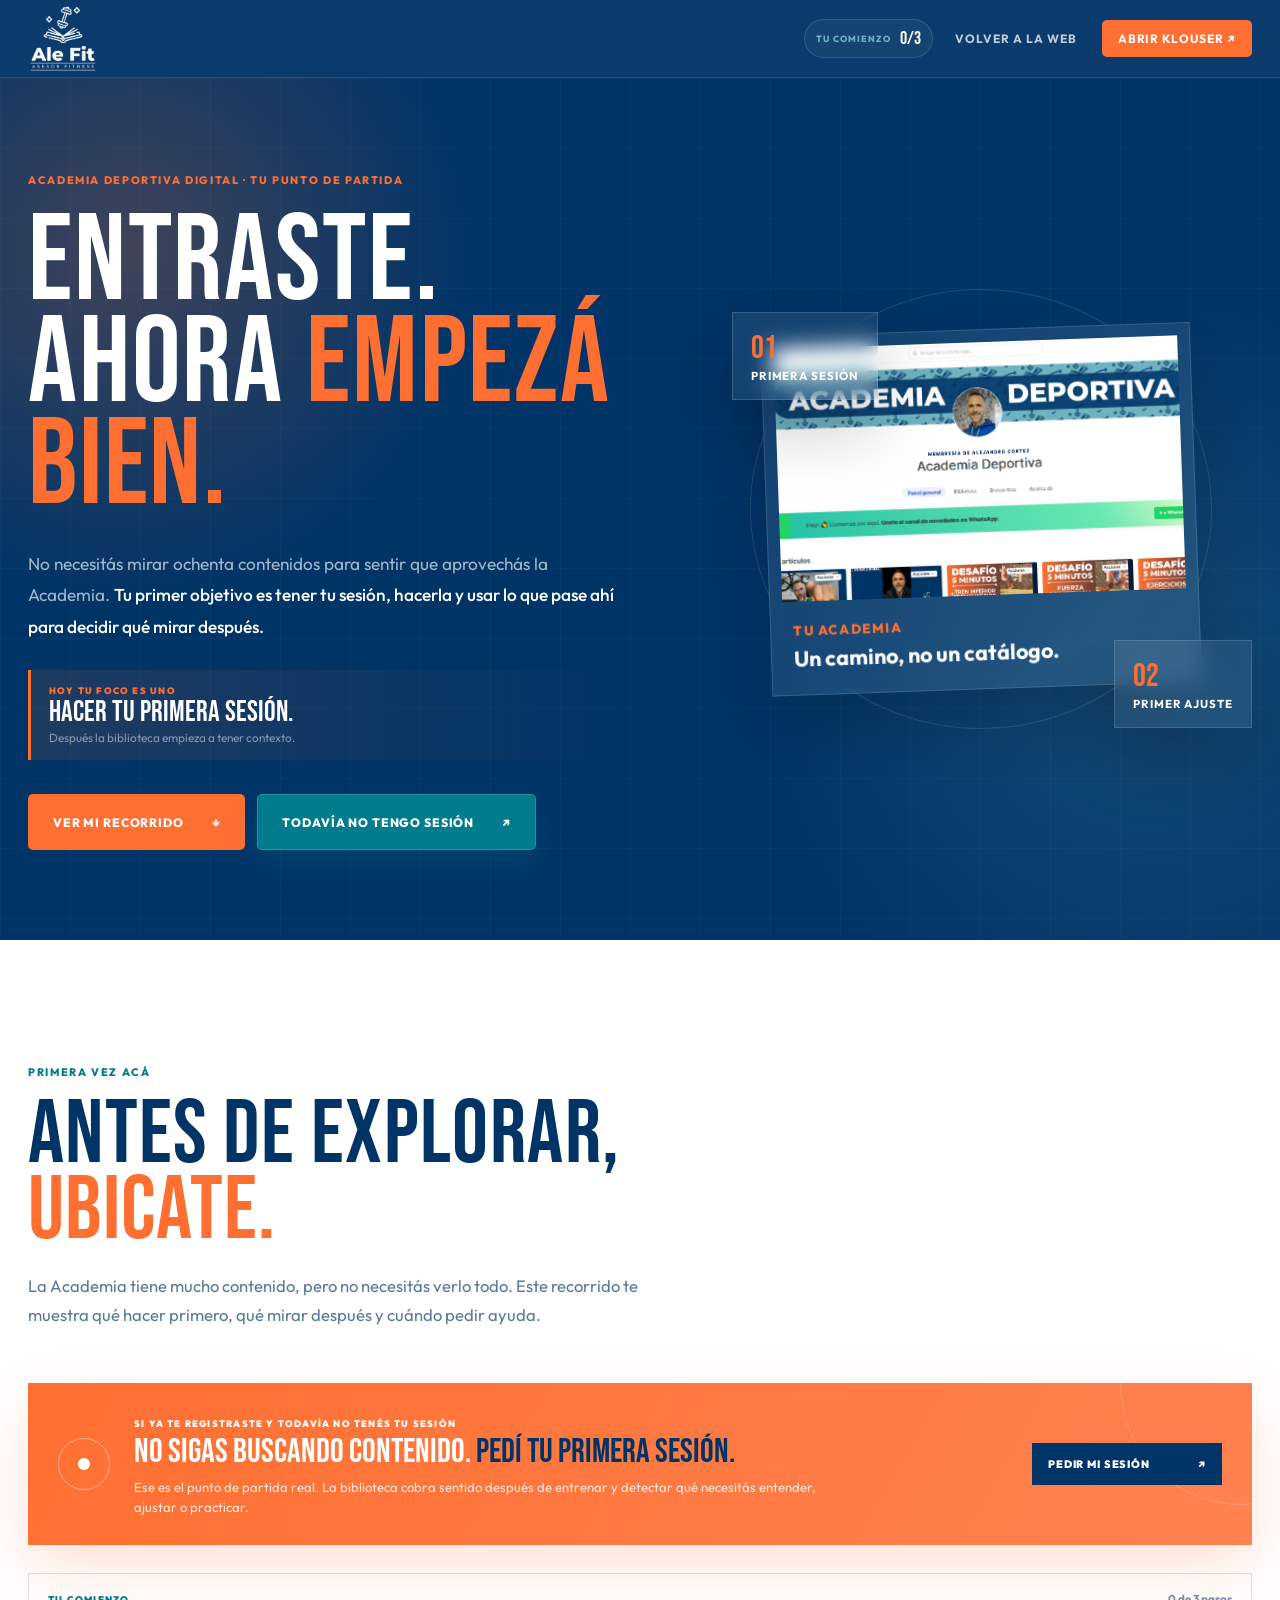
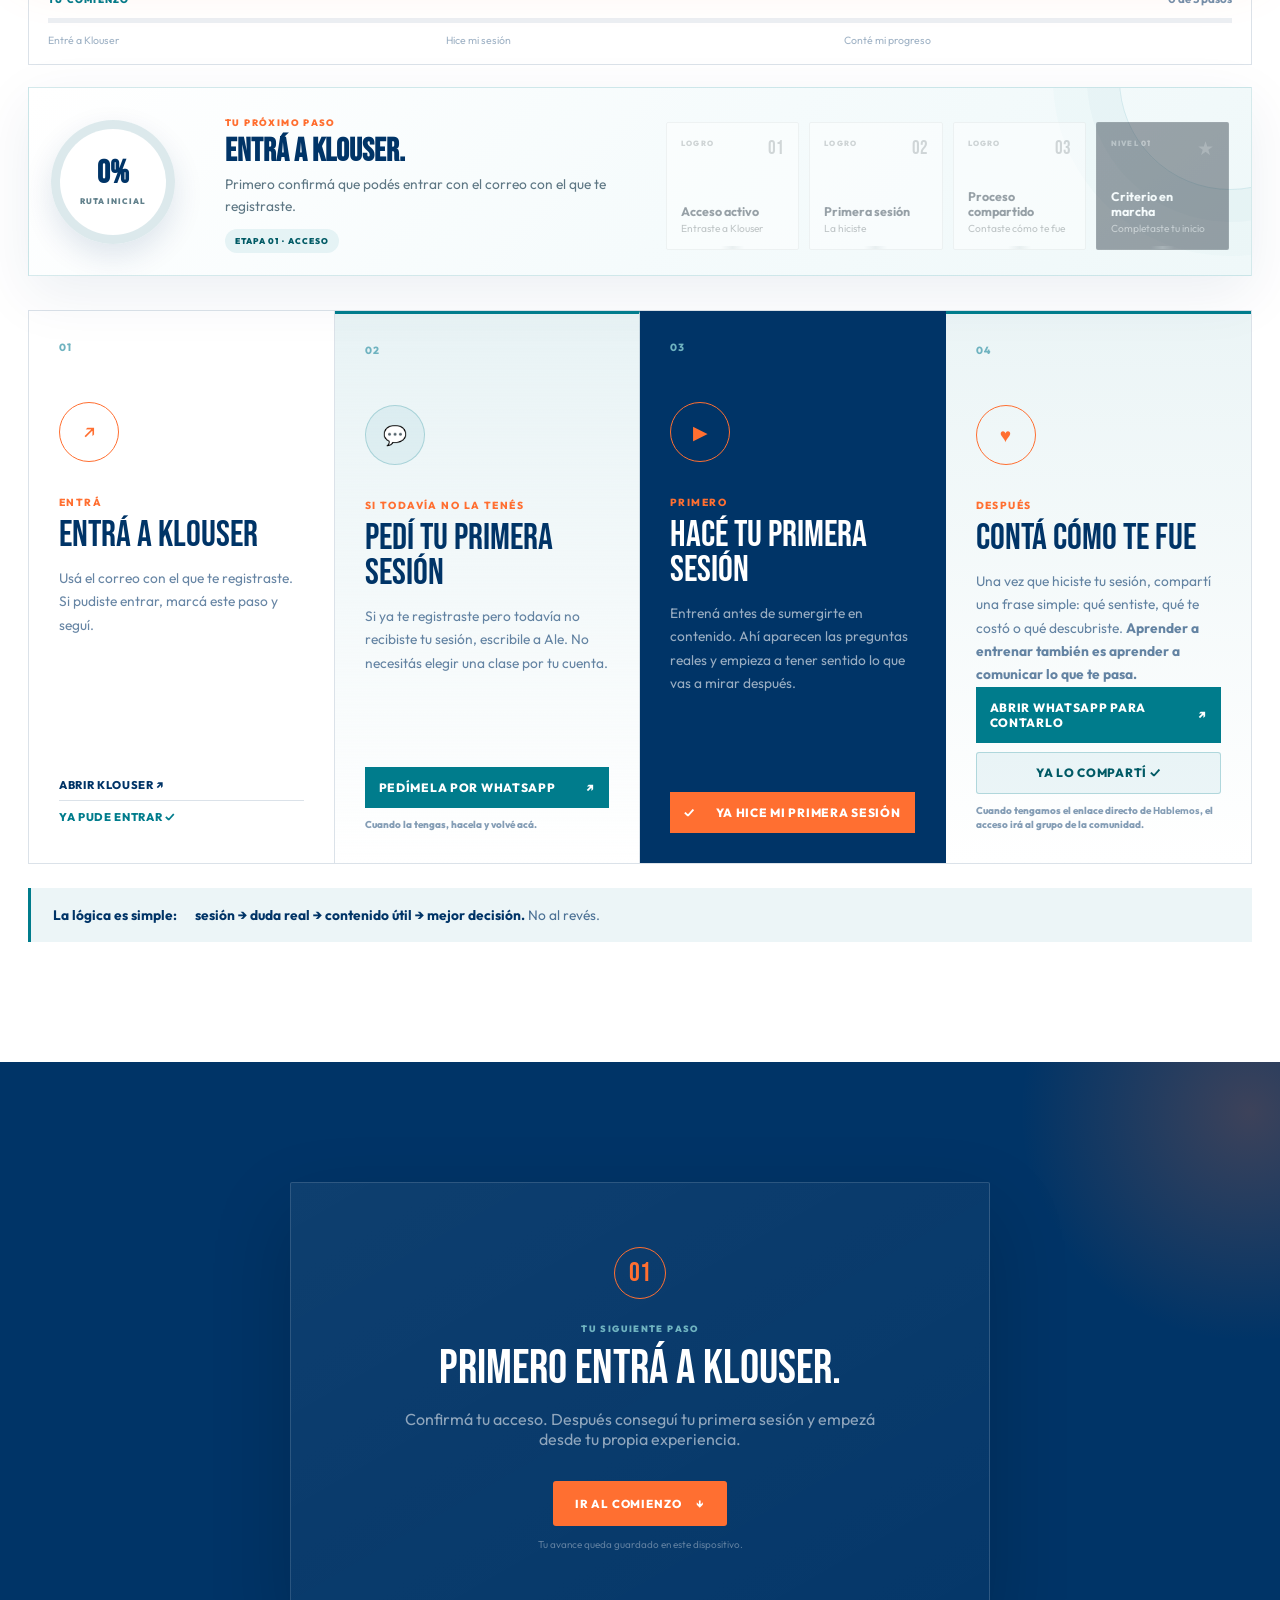
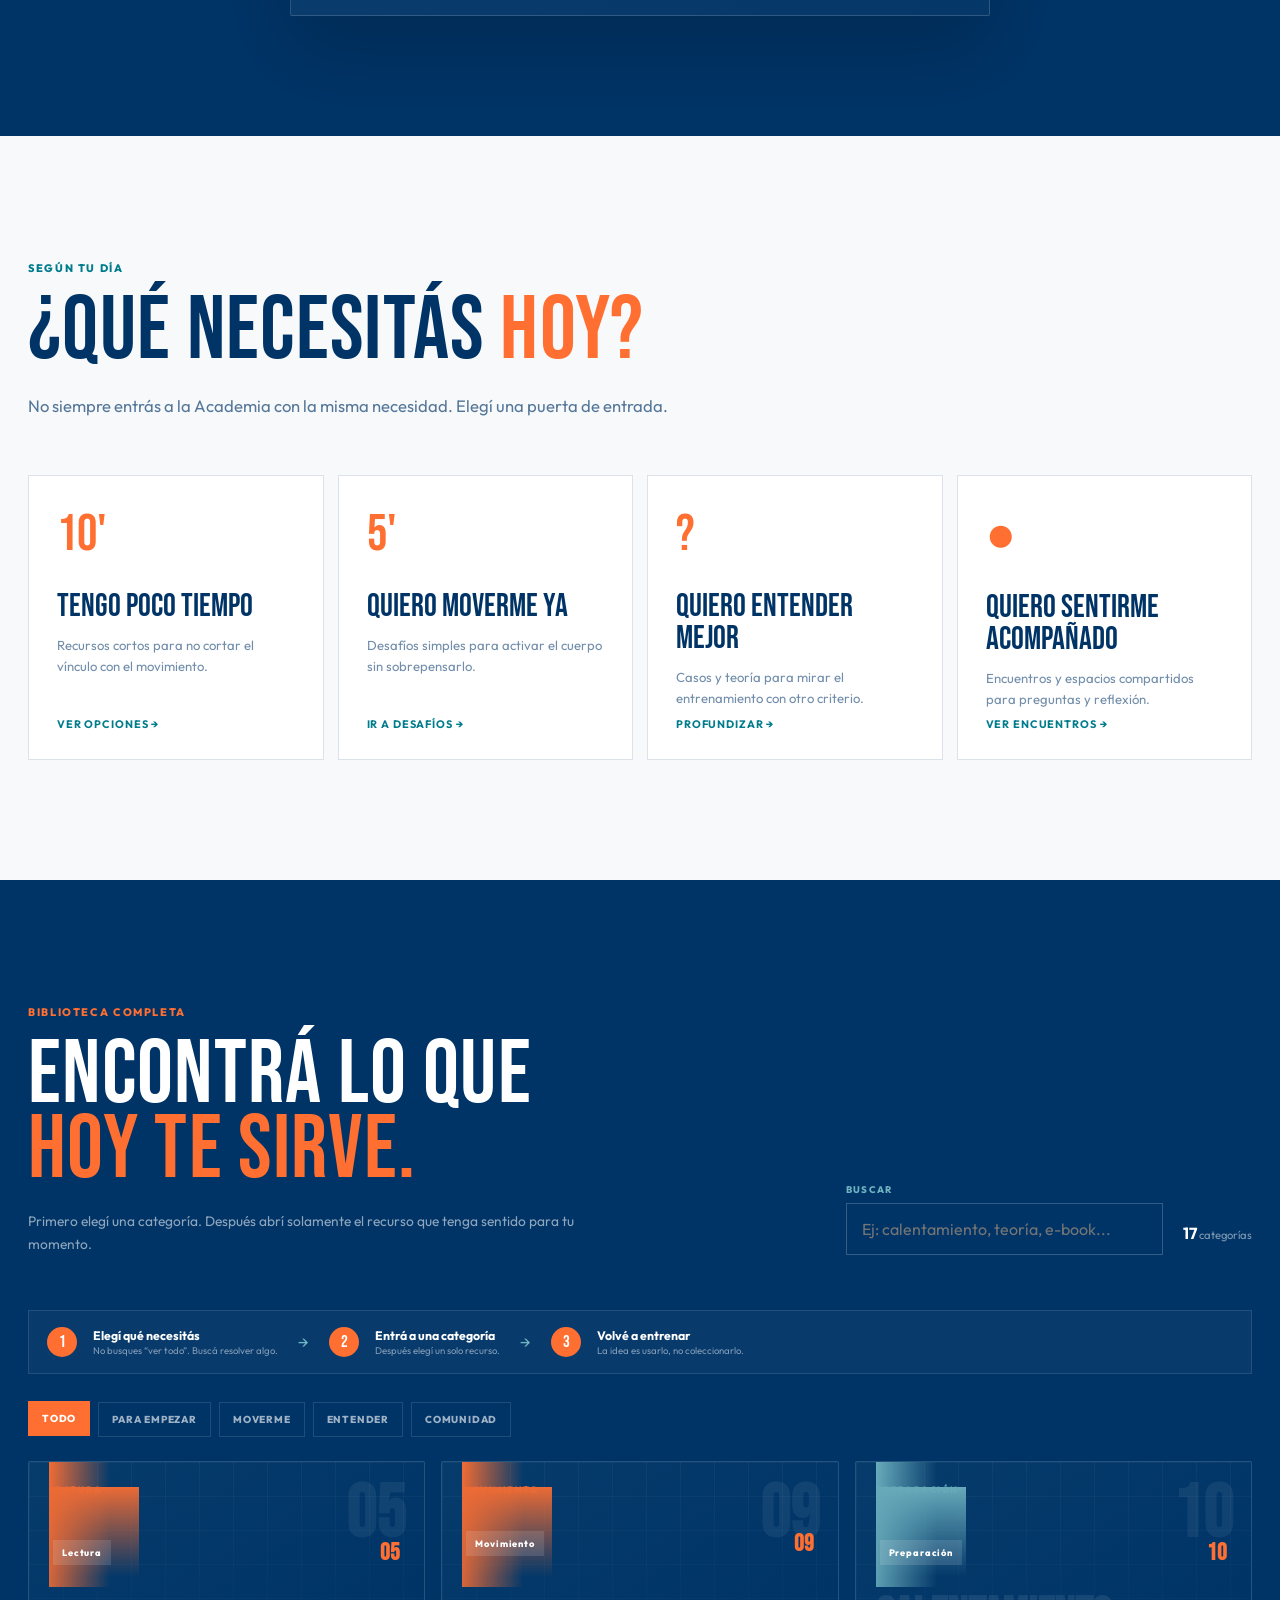
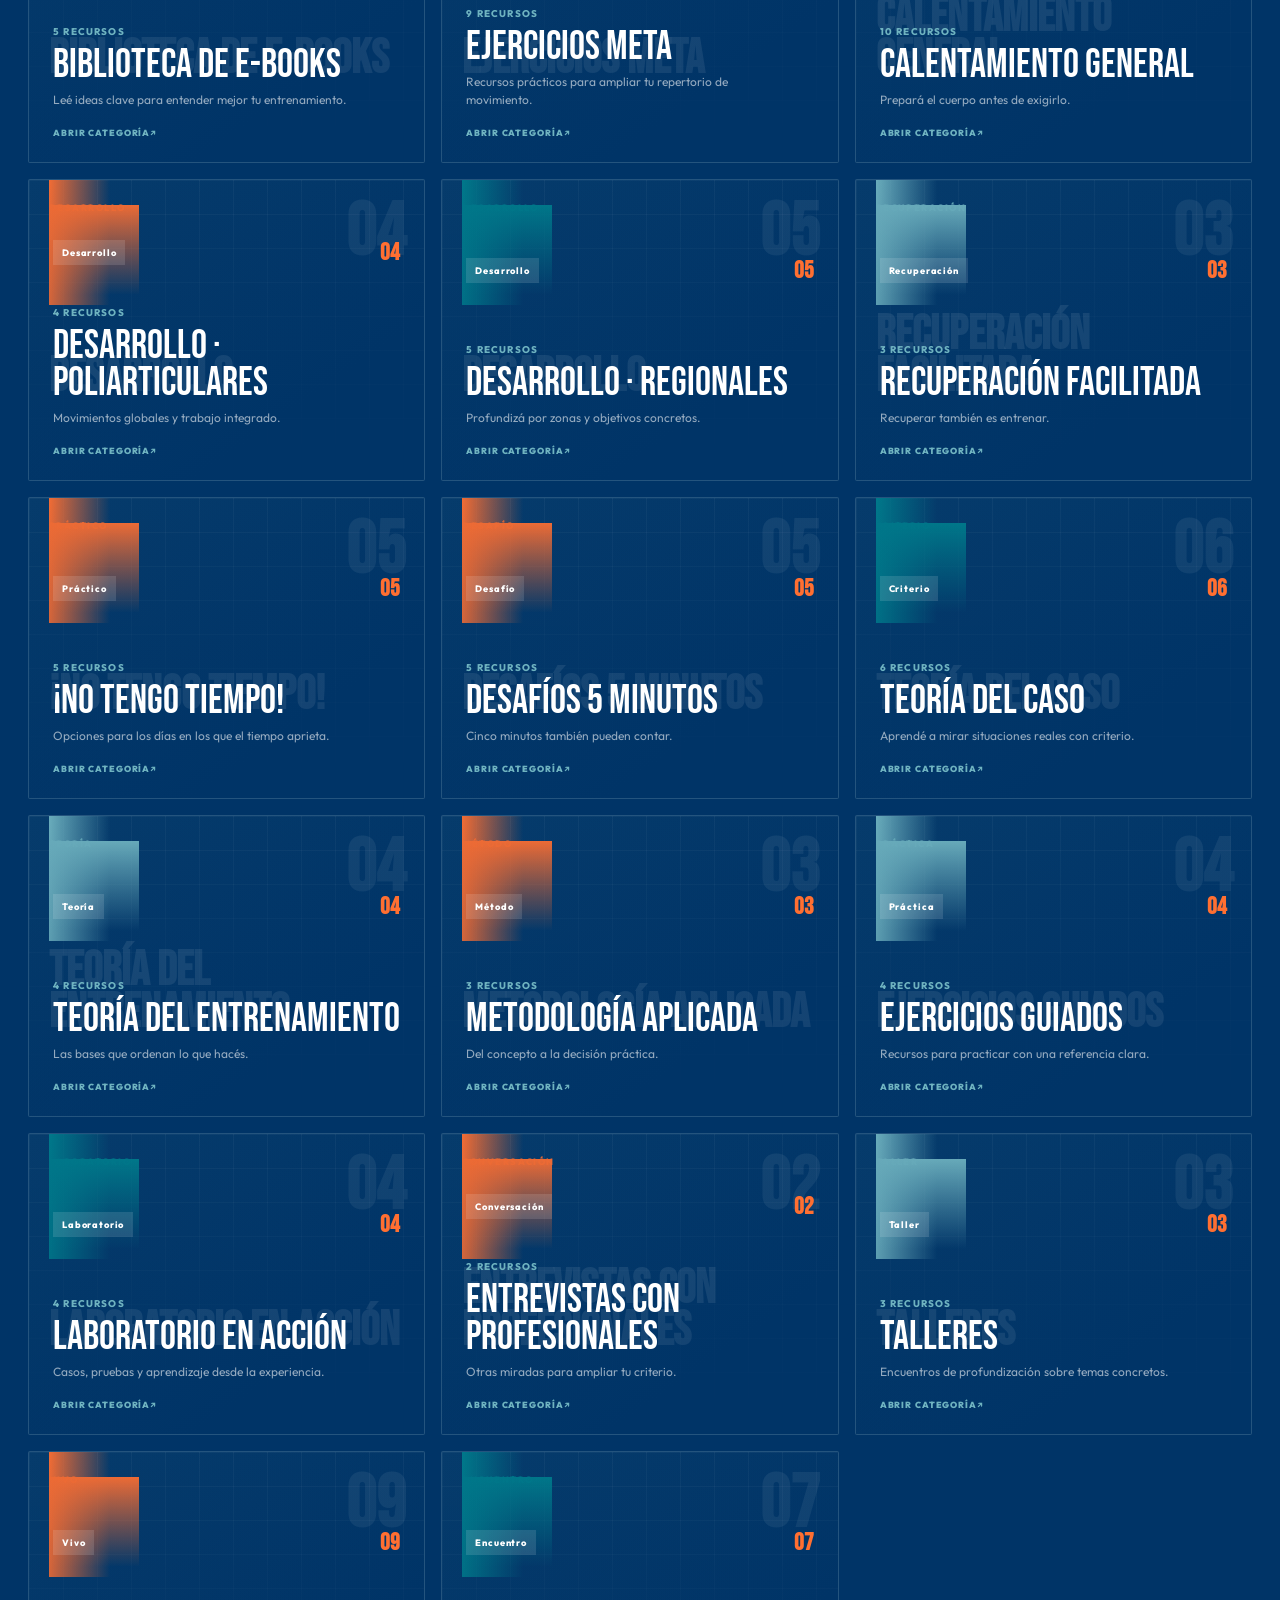
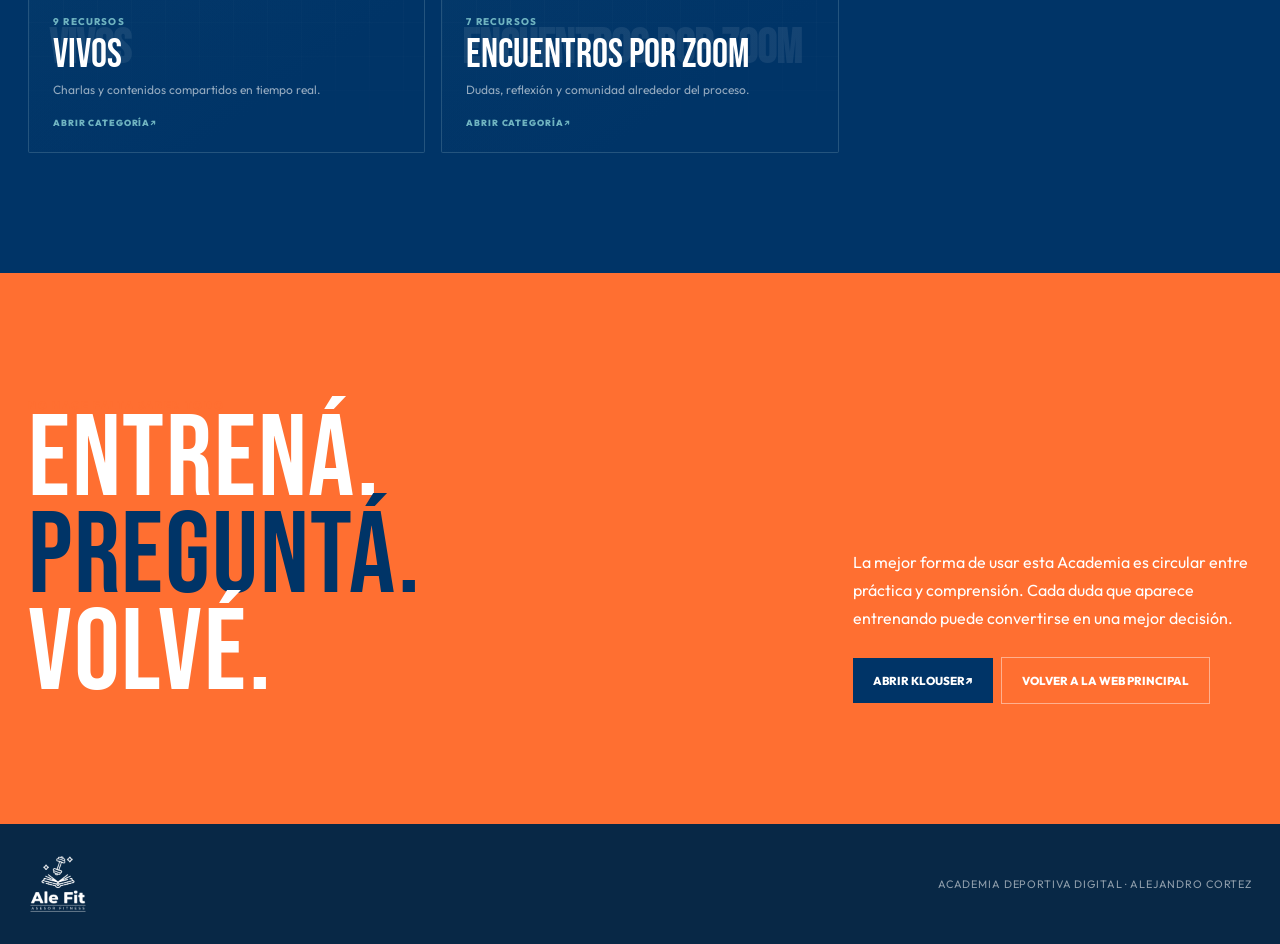
<file: academia.html>
<!DOCTYPE html>
<html lang="es">
<head>
<meta charset="utf-8" />
<meta name="viewport" content="width=device-width,initial-scale=1" />
<meta name="theme-color" content="#003467" />
<meta name="description" content="Recorrido guiado de Academia Deportiva Digital. Empezá por tu primera sesión y explorá los contenidos de Klouser con criterio." />
<title>Academia Deportiva Digital — Tu recorrido</title>
<link rel="preconnect" href="https://fonts.googleapis.com" />
<link rel="preconnect" href="https://fonts.gstatic.com" crossorigin />
<link href="https://fonts.googleapis.com/css2?family=Bebas+Neue&family=Outfit:wght@300;400;500;600;700;800&display=swap" rel="stylesheet" />
<link href="./Assets/academy-page.css" rel="stylesheet" />
</head>
<body>
<a class="skip" href="#main">Saltar al contenido</a>
<header class="academy-nav">
  <a class="academy-brand" href="./index.html" aria-label="Volver a Academia Deportiva"><img src="./Assets/img/Brand/ale-fit-logo.png" alt="Ale Fit — Asesor Fitness" /></a>
  <div class="academy-nav__progress" aria-label="Progreso inicial"><span id="navProgressLabel">TU COMIENZO</span><b id="navProgressValue">0/3</b></div><div class="academy-nav__links"><a href="./index.html">Volver a la web</a><a class="academy-nav__klouser" href="https://klouser.app/group/academia-deportiva" target="_blank" rel="noopener noreferrer">Abrir Klouser ↗</a></div>
</header>
<main id="main">
<section class="academy-hero">
  <div class="academy-hero__mesh"></div>
  <div class="academy-shell academy-hero__grid">
    <div class="academy-hero__copy">
      <span class="eyebrow">ACADEMIA DEPORTIVA DIGITAL · TU PUNTO DE PARTIDA</span>
      <h1>ENTRASTE.<br>AHORA <em>EMPEZÁ BIEN.</em></h1>
      <p>No necesitás mirar ochenta contenidos para sentir que aprovechás la Academia. <strong>Tu primer objetivo es tener tu sesión, hacerla y usar lo que pase ahí para decidir qué mirar después.</strong></p>
      <div class="academy-hero__focus"><span>HOY TU FOCO ES UNO</span><strong>Hacer tu primera sesión.</strong><small>Después la biblioteca empieza a tener contexto.</small></div>
      <div class="academy-hero__actions"><a class="btn btn--orange" href="#primeros-pasos">Ver mi recorrido <span>↓</span></a><a class="btn btn--teal" data-request-session href="https://wa.me/5491131763631?text=Hola%20Ale%2C%20ya%20me%20registr%C3%A9%20en%20la%20Academia%20pero%20todav%C3%ADa%20no%20tengo%20mi%20primera%20sesi%C3%B3n.%20%C2%BFMe%20la%20pod%C3%A9s%20enviar%3F" target="_blank" rel="noopener noreferrer">Todavía no tengo sesión <span>↗</span></a></div>
    </div>
    <div class="academy-hero__visual" aria-hidden="true">
      <div class="hero-orbit hero-orbit--one"></div><div class="hero-orbit hero-orbit--two"></div>
      <div class="hero-card hero-card--main"><img src="./Assets/img/Como/academia.png" alt="" /><div><small>TU ACADEMIA</small><strong>Un camino, no un catálogo.</strong></div></div>
      <div class="hero-card hero-card--mini"><span>01</span><p>Primera sesión</p></div>
      <div class="hero-card hero-card--mini hero-card--mini2"><span>02</span><p>Primer ajuste</p></div>
    </div>
  </div>
</section>

<section class="academy-start" id="primeros-pasos">
  <div class="academy-shell">
    <div class="section-head"><span class="eyebrow eyebrow--dark">PRIMERA VEZ ACÁ</span><h2>ANTES DE EXPLORAR,<br><em>UBICATE.</em></h2><p>La Academia tiene mucho contenido, pero no necesitás verlo todo. Este recorrido te muestra qué hacer primero, qué mirar después y cuándo pedir ayuda.</p></div>
    <aside class="session-alert" id="sessionAlert" data-reveal>
      <div class="session-alert__pulse"><span></span></div>
      <div class="session-alert__copy"><small>SI YA TE REGISTRASTE Y TODAVÍA NO TENÉS TU SESIÓN</small><h3>No sigas buscando contenido. <em>Pedí tu primera sesión.</em></h3><p>Ese es el punto de partida real. La biblioteca cobra sentido después de entrenar y detectar qué necesitás entender, ajustar o practicar.</p></div>
      <a data-request-session href="https://wa.me/5491131763631?text=Hola%20Ale%2C%20ya%20me%20registr%C3%A9%20en%20la%20Academia%20pero%20todav%C3%ADa%20no%20tengo%20mi%20primera%20sesi%C3%B3n.%20%C2%BFMe%20la%20pod%C3%A9s%20enviar%3F" target="_blank" rel="noopener noreferrer">PEDIR MI SESIÓN <span>↗</span></a>
    </aside>
    <div class="onboarding-progress" aria-label="Tu progreso inicial">
      <div class="onboarding-progress__head"><span>TU COMIENZO</span><b id="progressText">0 de 3 pasos</b></div>
      <div class="onboarding-progress__bar"><i id="progressBar"></i></div>
      <div class="onboarding-progress__labels"><span data-progress-label="access">Entré a Klouser</span><span data-progress-label="session">Hice mi sesión</span><span data-progress-label="share">Conté mi progreso</span></div>
    </div>
    <section class="academy-cockpit" id="academyCockpit" aria-label="Estado de tu recorrido">
      <div class="academy-cockpit__ring" id="progressRing" style="--progress:0deg"><div><strong id="progressPercent">0%</strong><span>RUTA INICIAL</span></div></div>
      <div class="academy-cockpit__mission">
        <small id="missionEyebrow">TU PRÓXIMO PASO</small>
        <h3 id="missionTitle">Entrá a Klouser.</h3>
        <p id="missionCopy">Primero confirmá que podés entrar con el correo con el que te registraste.</p>
        <span class="academy-cockpit__status" id="missionStatus">ETAPA 01 · ACCESO</span>
      </div>
      <div class="academy-cockpit__badges" aria-label="Logros iniciales">
        <div class="academy-badge" data-badge="access"><span>01</span><b>Acceso activo</b><small>Entraste a Klouser</small><i>LOGRO</i></div>
        <div class="academy-badge" data-badge="session"><span>02</span><b>Primera sesión</b><small>La hiciste</small><i>LOGRO</i></div>
        <div class="academy-badge" data-badge="share"><span>03</span><b>Proceso compartido</b><small>Contaste cómo te fue</small><i>LOGRO</i></div>
        <div class="academy-badge academy-badge--master" data-master-badge><span>★</span><b>Criterio en marcha</b><small>Completaste tu inicio</small><i>NIVEL 01</i></div>
      </div>
    </section>
    <div class="start-rail start-rail--four">
      <article class="start-step" data-step="access"><span class="start-step__num">01</span><div class="start-step__icon">↗</div><small>ENTRÁ</small><h3>Entrá a Klouser</h3><p>Usá el correo con el que te registraste. Si pudiste entrar, marcá este paso y seguí.</p><div class="start-step__actions"><a href="https://klouser.app/group/academia-deportiva" target="_blank" rel="noopener noreferrer">Abrir Klouser <span>↗</span></a><button class="mini-check" id="accessDoneButton" type="button">Ya pude entrar <span>✓</span></button></div></article>
      <article class="start-step start-step--ask"><span class="start-step__num">02</span><div class="start-step__icon">💬</div><small>SI TODAVÍA NO LA TENÉS</small><h3>Pedí tu primera sesión</h3><p>Si ya te registraste pero todavía no recibiste tu sesión, escribile a Ale. No necesitás elegir una clase por tu cuenta.</p><a class="start-step__whatsapp" data-request-session href="https://wa.me/5491131763631?text=Hola%20Ale%2C%20ya%20me%20registr%C3%A9%20en%20la%20Academia%20pero%20todav%C3%ADa%20no%20tengo%20mi%20primera%20sesi%C3%B3n.%20%C2%BFMe%20la%20pod%C3%A9s%20enviar%3F" target="_blank" rel="noopener noreferrer">Pedímela por WhatsApp <span>↗</span></a><small class="step-helper" id="requestStatus">Cuando la tengas, hacela y volvé acá.</small></article>
      <article class="start-step start-step--focus" data-step="session"><span class="start-step__num">03</span><div class="start-step__icon">▶</div><small>PRIMERO</small><h3>Hacé tu primera sesión</h3><p>Entrená antes de sumergirte en contenido. Ahí aparecen las preguntas reales y empieza a tener sentido lo que vas a mirar después.</p><button class="session-complete-btn" id="sessionDoneButton" type="button"><span>✓</span> Ya hice mi primera sesión</button></article>
      <article class="start-step start-step--community" data-step="share"><span class="start-step__num">04</span><div class="start-step__icon">♥</div><small>DESPUÉS</small><h3>Contá cómo te fue</h3><p>Una vez que hiciste tu sesión, compartí una frase simple: qué sentiste, qué te costó o qué descubriste. <strong>Aprender a entrenar también es aprender a comunicar lo que te pasa.</strong></p><div class="start-step__share-actions"><a class="community-action" id="communityProgressButton" href="https://wa.me/5491131763631?text=Hola%20Ale%2C%20ya%20hice%20mi%20primera%20sesi%C3%B3n.%20Mi%20progreso%20hasta%20ahora%3A%20" target="_blank" rel="noopener noreferrer">Abrir WhatsApp para contarlo <span>↗</span></a><button class="share-done-btn" id="shareDoneButton" type="button">Ya lo compartí <span>✓</span></button></div><small class="step-helper">Cuando tengamos el enlace directo de <strong>Hablemos</strong>, el acceso irá al grupo de la comunidad.</small></article>
    </div>
    <div class="start-note"><strong>La lógica es simple:</strong><span><b>sesión → duda real → contenido útil → mejor decisión.</b> No al revés.</span></div>
  </div>
</section>

<section class="guided-route is-locked" id="ruta-sugerida">
  <div class="academy-shell">
    <div class="route-lock" id="routeLock">
      <span id="routeLockBadge">02</span>
      <small id="routeLockEyebrow">TU SIGUIENTE PASO</small>
      <h3 id="routeLockTitle">Primero hacé tu sesión.</h3>
      <p id="routeLockCopy">La biblioteca cobra sentido cuando ya tenés una experiencia propia para observar.</p>
      <button id="routeLockAction" type="button">Ir a mi próximo paso <span>↓</span></button>
      <small class="route-lock__helper">Tu avance queda guardado en este dispositivo.</small>
    </div>
    <div class="route-content" id="routeContent" aria-hidden="true">
      <div class="route-unlocked-head">
        <div class="route-unlocked-head__badge"><span>✓</span><small>RUTA DESBLOQUEADA</small></div>
        <div><span class="eyebrow">PRIMER BLOQUE DE APRENDIZAJE</span><h2>YA ENTRENASTE.<br><em>AHORA APRENDÉ CON CONTEXTO.</em></h2><p>No ganás nada por mirar veinte videos. Ganás criterio cuando aprendés algo, lo probás, lo comunicás y volvés a ajustar.</p></div>
      </div>
      <div class="learning-loop" aria-label="Ciclo recomendado de aprendizaje">
        <div><span>01</span><b>ENTRENÁ</b><small>Hacé la sesión</small></div><i>→</i>
        <div><span>02</span><b>OBSERVÁ</b><small>Registrá qué pasó</small></div><i>→</i>
        <div><span>03</span><b>APRENDÉ</b><small>Elegí un recurso</small></div><i>→</i>
        <div><span>04</span><b>COMUNICÁ</b><small>Compartilo en grupo</small></div>
      </div>
      <div class="starter-kit-head"><div><small>PARA EMPEZAR SIN PERDERTE</small><h3>TUS PRIMEROS 4 RECURSOS</h3></div><p>Dos lecturas para entender el enfoque y dos videos para empezar a mirar el movimiento con más criterio.</p></div>
      <div class="starter-kit-grid" id="starterKitGrid"></div>
      <div class="section-head section-head--light route-next-head"><span class="eyebrow">DESPUÉS DEL PRIMER BLOQUE</span><h2>SEGUÍ SEGÚN<br><em>LO QUE APAREZCA.</em></h2><p>No es obligatorio seguir este orden. Usalo como mapa para no entrar a la biblioteca a ciegas.</p></div>
      <div class="route-grid">
        <a class="route-card" href="#categoria-teoria-entrenamiento" data-open-category="teoria-entrenamiento"><span>01</span><small>ENTENDER</small><h3>Qué significa entrenar</h3><p>Empezá por las bases para que las decisiones de la sesión tengan sentido.</p><b>Teoría del Entrenamiento →</b></a>
        <a class="route-card" href="#categoria-calentamiento" data-open-category="calentamiento"><span>02</span><small>PREPARAR</small><h3>Cómo preparar el cuerpo</h3><p>Antes de exigir, aprendé a entrar en movimiento con una intención clara.</p><b>Calentamiento General →</b></a>
        <a class="route-card" href="#categoria-meta" data-open-category="meta"><span>03</span><small>MOVERTE</small><h3>Ampliá tu repertorio</h3><p>Explorá ejercicios y variantes para sumar recursos, no para copiar rutinas.</p><b>Ejercicios META →</b></a>
        <a class="route-card" href="#categoria-recuperacion" data-open-category="recuperacion"><span>04</span><small>SOSTENER</small><h3>Aprendé a recuperar</h3><p>El proceso no termina cuando termina la sesión. Recuperar también construye.</p><b>Recuperación Facilitada →</b></a>
      </div>
      <div class="route-principle"><span>RECORDÁ</span><p><strong>Entrenar, aprender y comunicar.</strong> El contenido sirve cuando vuelve a tu cuerpo y a tu proceso.</p><a href="#biblioteca-completa">Explorar biblioteca completa ↓</a></div>
    </div>
  </div>
</section>

<section class="quick-paths">
 <div class="academy-shell">
  <div class="section-head"><span class="eyebrow eyebrow--dark">SEGÚN TU DÍA</span><h2>¿QUÉ NECESITÁS <em>HOY?</em></h2><p>No siempre entrás a la Academia con la misma necesidad. Elegí una puerta de entrada.</p></div>
  <div class="quick-grid">
   <button data-open-category="sin-tiempo"><span>10'</span><h3>Tengo poco tiempo</h3><p>Recursos cortos para no cortar el vínculo con el movimiento.</p><b>Ver opciones →</b></button>
   <button data-open-category="desafios"><span>5'</span><h3>Quiero moverme ya</h3><p>Desafíos simples para activar el cuerpo sin sobrepensarlo.</p><b>Ir a desafíos →</b></button>
   <button data-open-category="teoria-caso"><span>?</span><h3>Quiero entender mejor</h3><p>Casos y teoría para mirar el entrenamiento con otro criterio.</p><b>Profundizar →</b></button>
   <button data-open-category="zoom"><span>●</span><h3>Quiero sentirme acompañado</h3><p>Encuentros y espacios compartidos para preguntas y reflexión.</p><b>Ver encuentros →</b></button>
  </div>
 </div>
</section>

<section class="library" id="biblioteca-completa">
  <div class="academy-shell">
    <div class="library-head"><div><span class="eyebrow">BIBLIOTECA COMPLETA</span><h2>ENCONTRÁ LO QUE<br><em>HOY TE SIRVE.</em></h2><p class="library-head__intro">Primero elegí una categoría. Después abrí solamente el recurso que tenga sentido para tu momento.</p></div><div class="library-head__tools"><label><span>BUSCAR</span><input id="portalSearch" type="search" placeholder="Ej: calentamiento, teoría, e-book..." autocomplete="off" /></label><p><strong id="portalCount">17</strong> categorías</p></div></div>
    <div class="library-guide"><span>1</span><p><strong>Elegí qué necesitás</strong><small>No busques “ver todo”. Buscá resolver algo.</small></p><i>→</i><span>2</span><p><strong>Entrá a una categoría</strong><small>Después elegí un solo recurso.</small></p><i>→</i><span>3</span><p><strong>Volvé a entrenar</strong><small>La idea es usarlo, no coleccionarlo.</small></p></div>
    <div class="library-tabs" id="libraryTabs" role="tablist" aria-label="Filtrar biblioteca"><button class="is-active" data-library-group="all" type="button">Todo</button><button data-library-group="start" type="button">Para empezar</button><button data-library-group="move" type="button">Moverme</button><button data-library-group="learn" type="button">Entender</button><button data-library-group="community" type="button">Comunidad</button></div>
    <div class="category-grid" id="categoryGrid"></div>
    <div class="resource-drawer" id="resourceDrawer" aria-live="polite" hidden>
      <div class="resource-drawer__top"><div><span id="drawerKicker"></span><h3 id="drawerTitle"></h3><p id="drawerDescription"></p><small class="drawer-note">Cada portada usa el título real disponible. Pasá el mouse para ver una orientación breve antes de abrir el recurso.</small></div><button id="drawerClose" type="button" aria-label="Cerrar categoría">×</button></div>
      <div class="resource-list" id="resourceList"></div>
    </div>
    <div class="library-empty" id="libraryEmpty" hidden><strong>No encontramos esa categoría.</strong><span>Probá con otra palabra.</span></div>
  </div>
</section>

<section class="academy-end">
 <div class="academy-shell academy-end__grid"><div><span class="eyebrow">NO HACE FALTA SABER TODO</span><h2>ENTRENÁ.<br><em>PREGUNTÁ.</em><br>VOLVÉ.</h2></div><div><p>La mejor forma de usar esta Academia es circular entre práctica y comprensión. Cada duda que aparece entrenando puede convertirse en una mejor decisión.</p><a href="https://klouser.app/group/academia-deportiva" target="_blank" rel="noopener noreferrer">Abrir Klouser <span>↗</span></a><a class="back-link" href="./index.html">Volver a la web principal</a></div></div>
</section>
</main>
<footer class="academy-footer"><div class="academy-shell"><img src="./Assets/img/Brand/ale-fit-logo.png" alt="Ale Fit" /><p>Academia Deportiva Digital · Alejandro Cortez</p></div></footer>
<script src="./Assets/academy-data.js"></script>
<script src="./Assets/academy-page.js"></script>
</body>
</html>
</file>
<file: Assets/Style.css>
/* =========================================================
   ACADEMIA DEPORTIVA DIGITAL
   STYLE.CSS — refinado sin cambiar la identidad visual
========================================================= */

:root {
  --navy: #003467;
  --navy-2: #005a65;
  --navy-3: #007c8c;
  --orange: #ff6f31;
  --orange-light: #ff6f31;
  --orange-soft: #ffffff;
  --purple: #007c8c;
  --purple-soft: #ffffff;
  --blue: #6fb3c0;
  --blue-soft: #ffffff;
  --cream: #ffffff;
  --cream-2: #ffffff;
  --white: #ffffff;
  --ink: #003467;
  --text: #141414;
  --muted: #141414;
  --border: rgba(11, 23, 53, .12);
  --font-display: 'Bebas Neue', sans-serif;
  --font-body: 'Outfit', sans-serif;
  --container: 1280px;
  --radius-sm: 10px;
  --radius-md: 18px;
  --radius-lg: 30px;
  --ease: cubic-bezier(.22, 1, .36, 1);
  --header-height: 82px;
}

*,:before,:after{box-sizing:border-box;margin:0;padding:0}
html{scroll-behavior:smooth;scroll-padding-top:calc(var(--header-height) + 16px)}
body{font-family:var(--font-body);background:var(--white);color:var(--ink);line-height:1.55;overflow-x:hidden;-webkit-font-smoothing:antialiased;text-rendering:optimizeLegibility}
body.menu-open,body.video-open{overflow:hidden}
img{display:block;width:100%}
a{color:inherit}
button,input,textarea,select{font:inherit}
button{border:0;background:none}
::selection{background:var(--orange);color:var(--white)}
:focus-visible{outline:2px solid var(--orange);outline-offset:5px}

.skip-link{position:fixed;left:18px;top:12px;z-index:10000;transform:translateY(-150%);padding:10px 14px;background:var(--white);color:var(--navy);font-size:.78rem;font-weight:700;text-decoration:none;transition:transform .2s ease}
.skip-link:focus{transform:translateY(0)}

.container{width:min(calc(100% - 64px),var(--container));margin-inline:auto}
.section{padding:140px 0}
.section--dark{background:var(--navy);color:var(--white)}
.section--cream{background:var(--cream)}
.section-header{margin-bottom:64px}
.section-header__grid{display:grid;grid-template-columns:1.35fr .65fr;gap:80px;align-items:end}
.section-kicker{display:inline-flex;align-items:center;gap:12px;margin-bottom:24px;font-size:.78rem;letter-spacing:.13em;text-transform:uppercase;font-weight:700;color:var(--orange)}
.section-kicker>span{display:inline-grid;place-items:center;width:27px;height:27px;border:1px solid currentColor;border-radius:50%;font-size:.65rem}
.section-title{font-family:var(--font-display);font-size:clamp(3.4rem,6.5vw,6.6rem);line-height:.88;letter-spacing:.01em;font-weight:400}
.section-title em{display:inline-block;color:var(--orange);font-style:normal}
.section-description{max-width:470px;color:var(--muted);font-size:1.04rem;line-height:1.75;font-weight:400}
.section-header--light .section-description{color:rgba(255,255,255,.58)}

/* PRELOADER */
.preloader{position:fixed;inset:0;z-index:9999;display:grid;place-items:center;background:var(--navy);transition:opacity .65s var(--ease),visibility .65s var(--ease)}
.preloader.is-hidden{opacity:0;visibility:hidden}
.preloader__inner{width:180px;text-align:center}
.preloader__brand{font-family:var(--font-display);font-size:3.5rem;letter-spacing:.06em;color:var(--white)}
.preloader__brand span{color:var(--orange)}
.preloader__line{position:relative;width:100%;height:2px;margin-top:14px;overflow:hidden;background:rgba(255,255,255,.15)}
.preloader__line span{position:absolute;inset:0;background:var(--orange);transform:translateX(-100%);animation:preloaderLine 1.1s var(--ease) infinite}
@keyframes preloaderLine{0%{transform:translateX(-100%)}55%{transform:translateX(0)}100%{transform:translateX(100%)}}

.scroll-progress{position:fixed;top:0;left:0;width:0;height:3px;z-index:500;background:var(--orange);pointer-events:none}
.cursor-glow{position:fixed;width:380px;height:380px;border-radius:50%;pointer-events:none;z-index:0;opacity:.055;background:radial-gradient(circle,var(--orange) 0%,transparent 68%);transform:translate(-50%,-50%);transition:opacity .3s ease}

/* NAV */
.site-header{position:fixed;top:0;left:0;right:0;z-index:300;transition:background .3s ease,border-color .3s ease,backdrop-filter .3s ease}
.site-header.is-scrolled{background:rgba(11,23,53,.93);backdrop-filter:blur(16px);-webkit-backdrop-filter:blur(16px);border-bottom:1px solid rgba(255,255,255,.08)}
.nav{min-height:var(--header-height);display:flex;justify-content:space-between;align-items:center;gap:30px}
.brand{position:relative;z-index:10;font-family:var(--font-display);font-size:1.8rem;line-height:1;letter-spacing:.055em;color:var(--white);text-decoration:none}
.brand span{color:var(--orange)}
.nav__desktop{display:flex;align-items:center;gap:29px}
.nav__link{position:relative;color:rgba(255,255,255,.67);font-size:.74rem;font-weight:600;letter-spacing:.08em;text-transform:uppercase;text-decoration:none;transition:color .25s ease}
.nav__link:after{content:'';position:absolute;left:0;bottom:-8px;width:100%;height:1px;background:var(--orange);transform:scaleX(0);transform-origin:right center;transition:transform .35s var(--ease)}
.nav__link:hover,.nav__link.is-active{color:var(--white)}
.nav__link:hover:after,.nav__link.is-active:after{transform:scaleX(1);transform-origin:left center}
.nav__cta{display:inline-flex;align-items:center;gap:14px;padding:12px 19px;border-radius:5px;background:var(--orange);color:var(--white);font-size:.78rem;font-weight:700;letter-spacing:.07em;text-transform:uppercase;text-decoration:none;transition:background .25s ease,transform .25s var(--ease)}
.nav__cta:hover{background:var(--orange-light);transform:translateY(-2px)}
.nav__cta span{font-size:1rem}
.menu-toggle{display:none;position:relative;width:44px;height:44px;z-index:20;cursor:pointer}
.menu-toggle span{position:absolute;left:8px;width:28px;height:2px;background:var(--white);transition:transform .4s var(--ease),top .4s var(--ease)}
.menu-toggle span:first-child{top:17px}.menu-toggle span:last-child{top:26px}
.menu-toggle.is-active span:first-child{top:22px;transform:rotate(45deg)}.menu-toggle.is-active span:last-child{top:22px;transform:rotate(-45deg)}
.mobile-menu{position:fixed;inset:0;display:none;padding-top:100px;background:var(--navy);opacity:0;visibility:hidden;transition:opacity .4s var(--ease),visibility .4s var(--ease)}
.mobile-menu.is-open{opacity:1;visibility:visible}
.mobile-menu__inner{height:100%;padding:45px 30px 50px;display:flex;flex-direction:column;overflow:auto}
.mobile-link{display:flex;align-items:center;gap:24px;padding:17px 0;border-bottom:1px solid rgba(255,255,255,.1);font-family:var(--font-display);font-size:2.2rem;color:var(--white);text-decoration:none}
.mobile-link span{font-family:var(--font-body);color:var(--orange);font-size:.68rem;font-weight:700}
.mobile-menu__cta{margin-top:auto;display:flex;justify-content:space-between;align-items:center;padding:18px 22px;background:var(--orange);color:var(--white);font-weight:700;text-decoration:none;text-transform:uppercase;letter-spacing:.05em}

/* HERO */
.hero{position:relative;min-height:100svh;padding:120px 0 70px;display:flex;align-items:center;background:var(--navy);color:var(--white);overflow:hidden}
.hero__noise{position:absolute;inset:0;pointer-events:none;opacity:.15;background-image:url("data:image/svg+xml,%3Csvg viewBox='0 0 200 200' xmlns='http://www.w3.org/2000/svg'%3E%3Cfilter id='noiseFilter'%3E%3CfeTurbulence type='fractalNoise' baseFrequency='.85' numOctaves='4' stitchTiles='stitch'/%3E%3C/filter%3E%3Crect width='100%25' height='100%25' filter='url(%23noiseFilter)' opacity='.12'/%3E%3C/svg%3E")}
.hero__grid-lines{position:absolute;inset:0;opacity:.35;background-image:linear-gradient(rgba(255,255,255,.035) 1px,transparent 1px),linear-gradient(90deg,rgba(255,255,255,.035) 1px,transparent 1px);background-size:80px 80px}
.hero:before{content:'';position:absolute;width:600px;height:600px;top:-300px;left:-270px;border-radius:50%;background:radial-gradient(circle,rgba(239,91,35,.28),transparent 68%)}
.hero__container{position:relative;z-index:3;display:grid;grid-template-columns:1.05fr .95fr;gap:58px;align-items:center}
.hero__content{position:relative;z-index:3}
.hero__eyebrow{display:flex;align-items:center;gap:10px;margin-bottom:28px;color:rgba(255,255,255,.7);font-size:.75rem;font-weight:600;letter-spacing:.14em;text-transform:uppercase}
.hero__eyebrow-dot{display:inline-block;width:7px;height:7px;border-radius:50%;background:var(--orange);box-shadow:0 0 0 6px rgba(239,91,35,.12)}
.hero__title{font-family:var(--font-display);font-weight:400;font-size:clamp(5rem,9vw,9rem);line-height:.77;letter-spacing:.015em}
.hero__title-line{display:block}.hero__title em{color:var(--orange);font-style:normal}
.hero__description{max-width:560px;margin-top:38px;color:rgba(255,255,255,.6);font-size:clamp(1rem,1.3vw,1.12rem);line-height:1.75;font-weight:300}
.hero__description strong{color:rgba(255,255,255,.93);font-weight:500}
.hero__actions{display:flex;flex-wrap:wrap;gap:12px;margin-top:34px}
.button{display:inline-flex;align-items:center;justify-content:center;gap:22px;min-height:54px;padding:0 26px;border:1px solid transparent;border-radius:5px;font-size:.81rem;font-weight:700;letter-spacing:.06em;text-transform:uppercase;text-decoration:none;transition:transform .3s var(--ease),background .3s ease,border-color .3s ease,color .3s ease}
.button:hover{transform:translateY(-3px)}
.button--primary{background:var(--orange);color:var(--white)}.button--primary:hover{background:var(--orange-light)}
.button--ghost{border-color:rgba(255,255,255,.22);color:rgba(255,255,255,.77)}.button--ghost:hover{border-color:rgba(255,255,255,.7);color:var(--white)}
.button--white{background:var(--white);color:var(--orange)}
.button--outline-white{color:var(--white);border-color:rgba(255,255,255,.5)}
.button--purple{background:var(--purple);color:var(--white)}.button--purple:hover{background:#005a65}
.button__arrow{font-size:1rem}
.hero__stats{display:flex;margin-top:50px;border-top:1px solid rgba(255,255,255,.1);padding-top:28px}
.hero-stat{min-width:145px;padding-right:26px;margin-right:26px;border-right:1px solid rgba(255,255,255,.1)}
.hero-stat:last-child{border-right:0;margin-right:0;padding-right:0}
.hero-stat strong{display:block;font-family:var(--font-display);font-size:2.5rem;font-weight:400;line-height:1;color:var(--orange)}
.hero-stat span{display:block;margin-top:7px;color:rgba(255,255,255,.38);font-size:.66rem;line-height:1.45;text-transform:uppercase;letter-spacing:.06em}
.hero__visual{position:relative;min-width:0}
.hero__photo-frame{position:relative;height:min(68vh,720px);min-height:560px;overflow:hidden;background:var(--navy-2)}
.hero__photo{height:112%;object-fit:cover;object-position:center;transform:scale(1.03) translate3d(0,var(--hero-y,0),0);will-change:transform;filter:saturate(.9) contrast(1.04)}
.hero__photo-overlay{position:absolute;inset:0;background:linear-gradient(to top,rgba(11,23,53,.32),transparent 42%),linear-gradient(to right,rgba(11,23,53,.12),transparent 35%);pointer-events:none}
.hero__vertical-text{position:absolute;right:18px;bottom:22px;writing-mode:vertical-rl;transform:rotate(180deg);color:rgba(255,255,255,.55);font-size:.57rem;letter-spacing:.18em;text-transform:uppercase}
.hero__visual-meta{display:grid;grid-template-columns:repeat(3,1fr);gap:1px;margin-top:1px;background:rgba(255,255,255,.12)}
.hero__visual-meta>div{min-width:0;display:flex;align-items:center;gap:10px;padding:14px 15px;background:rgba(16,31,70,.88);border-top:1px solid rgba(255,255,255,.08)}
.hero__visual-meta>div>span{display:grid;place-items:center;width:28px;height:28px;flex:0 0 auto;border:1px solid rgba(255,255,255,.24);border-radius:50%;color:var(--orange);font-size:.56rem;font-weight:700}
.hero__visual-meta p{min-width:0}.hero__visual-meta small,.hero__visual-meta strong{display:block;white-space:nowrap;overflow:hidden;text-overflow:ellipsis}
.hero__visual-meta small{color:rgba(255,255,255,.38);font-size:.48rem;letter-spacing:.12em}.hero__visual-meta strong{margin-top:2px;font-family:var(--font-display);font-size:1.15rem;font-weight:400;letter-spacing:.04em}
.hero__big-word{position:absolute;left:50%;bottom:-7vw;transform:translateX(-50%);font-family:var(--font-display);font-size:clamp(9rem,22vw,25rem);line-height:1;color:rgba(255,255,255,.025);white-space:nowrap;pointer-events:none}
.scroll-indicator{position:absolute;left:32px;bottom:30px;display:flex;align-items:center;gap:12px;color:rgba(255,255,255,.35);font-size:.55rem;letter-spacing:.15em;text-decoration:none;writing-mode:vertical-rl;z-index:4}
.scroll-indicator__line{position:relative;width:1px;height:52px;margin-top:7px;overflow:hidden;background:rgba(255,255,255,.18)}
.scroll-indicator__line i{position:absolute;left:0;top:0;width:100%;height:45%;background:var(--orange);animation:scrollLine 1.8s ease-in-out infinite}
@keyframes scrollLine{0%{transform:translateY(-120%)}65%,100%{transform:translateY(250%)}}
.hero-animate{opacity:0;transform:translateY(18px)}
body.is-loaded .hero-animate{opacity:1;transform:none;transition:opacity .7s var(--ease),transform .7s var(--ease)}
body.is-loaded .hero__eyebrow{transition-delay:.05s}body.is-loaded .hero__title-line:first-child{transition-delay:.1s}body.is-loaded .hero__title-line:last-child{transition-delay:.16s}body.is-loaded .hero__description{transition-delay:.22s}body.is-loaded .hero__actions{transition-delay:.28s}body.is-loaded .hero__stats{transition-delay:.34s}body.is-loaded .hero__visual{transition-delay:.16s}

/* TICKER */
.ticker{position:relative;z-index:4;overflow:hidden;background:var(--orange);color:var(--white)}
.ticker__track{width:max-content;animation:tickerMove 34s linear infinite}
.ticker__content{display:flex;align-items:center;gap:26px;padding:15px 26px}
.ticker__content span{font-family:var(--font-display);font-size:1.35rem;letter-spacing:.06em;white-space:nowrap}.ticker__content i{font-style:normal;font-size:.8rem;color:rgba(255,255,255,.6)}
@keyframes tickerMove{to{transform:translateX(-50%)}}

/* PATHS */
.paths{background:var(--white)}
.paths__grid{display:grid;grid-template-columns:repeat(3,1fr);gap:18px}
.path-card{--card-color:var(--orange);position:relative;min-height:510px;display:flex;flex-direction:column;padding:34px 30px;overflow:hidden;background:var(--navy);color:var(--white);text-decoration:none;transform-style:preserve-3d;will-change:transform;transition:transform .35s var(--ease),box-shadow .35s var(--ease),background .35s ease}
.path-card:before{content:'';position:absolute;left:0;top:0;width:4px;height:100%;background:var(--card-color)}
.path-card:after{content:'';position:absolute;width:240px;height:240px;right:-110px;top:-120px;border-radius:50%;background:var(--card-color);opacity:.11;transition:transform .5s var(--ease),opacity .4s ease}
.path-card:hover{transform:translateY(-7px);box-shadow:0 28px 60px rgba(11,23,53,.14)}.path-card:hover:after{transform:scale(1.14);opacity:.17}
.path-card--orange{--card-color:var(--orange)}.path-card--purple{--card-color:var(--purple);background:var(--navy-2)}.path-card--blue{--card-color:var(--blue);background:#005a65}
.path-card__number{position:absolute;right:28px;top:28px;font-family:var(--font-display);font-size:1.45rem;color:rgba(255,255,255,.25)}
.path-card__icon{width:58px;height:58px;display:grid;place-items:center;border:1px solid rgba(255,255,255,.16);color:var(--card-color)}
.path-card__icon svg{width:28px;height:28px}
.path-card__content{margin-top:auto;padding-top:75px}.path-card__label{color:var(--card-color);font-size:.62rem;font-weight:700;letter-spacing:.13em;text-transform:uppercase}
.path-card h3{max-width:300px;margin-top:13px;font-family:var(--font-display);font-size:3rem;line-height:.94;font-weight:400}
.path-card p{max-width:310px;margin-top:15px;color:rgba(255,255,255,.5);font-size:.84rem;line-height:1.65}
.path-card__footer{display:flex;justify-content:space-between;align-items:center;margin-top:38px;padding-top:20px;border-top:1px solid rgba(255,255,255,.09);color:rgba(255,255,255,.72);font-size:.68rem;font-weight:700;letter-spacing:.05em;text-transform:uppercase}.path-card__footer strong{font-size:1.1rem;color:var(--card-color);transition:transform .3s var(--ease)}.path-card:hover .path-card__footer strong{transform:translate(4px,4px)}

/* METHOD */
.method{position:relative;overflow:hidden}.method:after{content:'';position:absolute;width:520px;height:520px;right:-260px;bottom:-260px;border:1px solid rgba(255,255,255,.06);border-radius:50%;box-shadow:0 0 0 80px rgba(255,255,255,.015),0 0 0 160px rgba(255,255,255,.01)}
.method__background-word{position:absolute;top:80px;left:-20px;font-family:var(--font-display);font-size:clamp(11rem,24vw,28rem);line-height:.8;color:rgba(255,255,255,.025);pointer-events:none}.method .container{position:relative;z-index:2}
.method-flow{display:grid;grid-template-columns:1fr auto 1fr auto 1fr auto 1fr;gap:22px;align-items:center}
.method-step{position:relative;min-height:290px;padding:28px 24px;border:1px solid rgba(255,255,255,.11);transition:transform .35s var(--ease),border-color .35s ease,background .35s ease}.method-step:hover{transform:translateY(-5px);border-color:rgba(255,255,255,.25);background:rgba(255,255,255,.025)}
.method-step--featured{border-color:var(--orange);background:rgba(239,91,35,.08)}.method-step__number{color:rgba(255,255,255,.3);font-size:.62rem;letter-spacing:.12em}.method-step__circle{width:78px;height:78px;margin-top:55px;display:grid;place-items:center;border:1px solid rgba(255,255,255,.18);border-radius:50%;font-family:var(--font-display);font-size:2.5rem;color:var(--orange)}
.method-step h3{margin-top:28px;font-family:var(--font-display);font-size:1.75rem;font-weight:400}.method-step p{margin-top:6px;color:rgba(255,255,255,.43);font-size:.75rem;line-height:1.55}.method-connector{display:flex;align-items:center;gap:7px;color:rgba(255,255,255,.24)}.method-connector span{width:30px;height:1px;background:rgba(255,255,255,.13)}.method-connector i{font-style:normal}
.method-quote{max-width:880px;margin:90px auto 0;display:grid;grid-template-columns:70px 1fr;gap:25px}.method-quote__mark{font-family:Georgia,serif;font-size:6rem;line-height:.75;color:var(--orange)}.method-quote p{font-family:var(--font-display);font-size:clamp(2rem,3.6vw,3.4rem);line-height:1.05;color:rgba(255,255,255,.72)}.method-quote strong{color:var(--white);font-weight:400}
.method__next{width:max-content;margin:46px auto 0;display:flex;align-items:center;gap:18px;color:var(--orange);font-size:.72rem;font-weight:700;letter-spacing:.08em;text-transform:uppercase;text-decoration:none}.method__next span{transition:transform .3s var(--ease)}.method__next:hover span{transform:translateY(5px)}

/* ENTRY SYSTEM */
.entry-system{position:relative;background:linear-gradient(180deg,#ffffff 0%,var(--white) 100%);overflow:hidden}
.entry-system:before{content:'';position:absolute;top:0;left:0;right:0;height:1px;background:var(--border)}
.entry-system__header{position:relative;z-index:2}.entry-system__heading-grid{display:grid;grid-template-columns:1.05fr .95fr;gap:80px;align-items:end}.entry-system__intro{max-width:650px;margin-top:24px;color:var(--muted);font-size:1.02rem;line-height:1.75}
.entry-equation{display:grid;grid-template-columns:1fr auto 1fr auto 1fr;gap:10px;align-items:center}.entry-equation i{font-style:normal;color:var(--muted);font-size:1.2rem}.entry-equation__item{min-width:0;padding:20px 16px;border:1px solid var(--border);background:var(--white);text-align:center;box-shadow:0 16px 40px rgba(11,23,53,.045)}.entry-equation__item strong{display:block;font-family:var(--font-display);font-size:3rem;line-height:1;color:var(--navy)}.entry-equation__item span{display:block;margin-top:5px;color:var(--muted);font-size:.62rem;letter-spacing:.08em;text-transform:uppercase}.entry-equation__item--accent{border-color:rgba(239,91,35,.3);background:var(--orange-soft)}.entry-equation__item--accent strong{color:var(--orange)}.entry-equation__item--result{background:var(--navy);border-color:var(--navy)}.entry-equation__item--result strong{color:var(--orange)}.entry-equation__item--result span{color:rgba(255,255,255,.45)}
.entry-summary{display:grid;grid-template-columns:repeat(6,1fr);margin-top:72px;border:1px solid var(--border);background:var(--white)}.entry-summary__tab{min-height:72px;padding:12px;border-right:1px solid var(--border);color:var(--muted);font-size:.67rem;font-weight:700;letter-spacing:.05em;text-transform:uppercase;cursor:pointer;transition:background .25s ease,color .25s ease}.entry-summary__tab:last-child{border-right:0}.entry-summary__tab span{display:block;margin-bottom:4px;font-family:var(--font-display);font-size:1.25rem;font-weight:400;color:var(--orange)}.entry-summary__tab:hover,.entry-summary__tab.is-active{background:var(--navy);color:var(--white)}
.entry-phases{margin-top:18px;border-top:1px solid var(--border)}.entry-phase{border-bottom:1px solid var(--border);scroll-margin-top:110px}.entry-phase__head{width:100%;display:grid;grid-template-columns:1fr auto;gap:20px;align-items:center;padding:27px 0;text-align:left;cursor:pointer;color:var(--navy)}.entry-phase__head>div>span{display:block;color:var(--orange);font-size:.63rem;font-weight:700;letter-spacing:.12em}.entry-phase__head h3{margin-top:5px;font-family:var(--font-display);font-size:clamp(1.8rem,3vw,2.7rem);font-weight:400;line-height:1}.entry-phase__head>i{width:38px;height:38px;display:grid;place-items:center;border:1px solid var(--border);border-radius:50%;font-style:normal;color:var(--orange);transition:transform .3s var(--ease),background .25s ease}.entry-phase.is-open .entry-phase__head>i{background:var(--orange);color:var(--white);border-color:var(--orange)}
.entry-phase__body{display:grid;grid-template-columns:repeat(2,1fr);gap:12px;max-height:0;overflow:hidden;opacity:0;transform:translateY(-6px);transition:max-height .65s var(--ease),opacity .35s ease,transform .45s var(--ease),padding .45s var(--ease);padding:0}.entry-phase.is-open .entry-phase__body{max-height:1400px;opacity:1;transform:none;padding:0 0 34px}.entry-phase__body--three{grid-template-columns:repeat(3,1fr)}
.entry-step{min-width:0;display:grid;grid-template-columns:42px 1fr;gap:14px;padding:20px;background:var(--white);border:1px solid var(--border);transition:transform .3s var(--ease),border-color .3s ease,box-shadow .3s ease}.entry-step:hover{transform:translateY(-3px);border-color:rgba(239,91,35,.3);box-shadow:0 18px 40px rgba(11,23,53,.06)}.entry-step>span{width:36px;height:36px;display:grid;place-items:center;border:1px solid var(--orange);border-radius:50%;color:var(--orange);font-size:.62rem;font-weight:700}.entry-step h4{font-size:.94rem}.entry-step p{margin-top:6px;color:var(--muted);font-size:.8rem;line-height:1.6}.entry-step--wide{grid-column:1/-1}.entry-phase--featured .entry-step--wide{border-left:3px solid var(--orange);background:linear-gradient(90deg,var(--orange-soft),var(--white) 28%)}.entry-tags{display:flex;flex-wrap:wrap;gap:7px;margin-top:16px}.entry-tags span{padding:6px 10px;border:1px solid var(--border);background:var(--white);color:var(--text);font-size:.67rem}
.entry-system__cta{margin-top:55px;padding:28px 32px;display:grid;grid-template-columns:1fr auto;gap:50px;align-items:center;background:var(--navy);color:var(--white)}.entry-system__cta p{max-width:760px;color:rgba(255,255,255,.7);font-size:.92rem;line-height:1.7}.entry-system__cta p>span{display:block;margin-bottom:6px;color:var(--orange);font-size:.62rem;font-weight:700;letter-spacing:.12em}.text-link--orange{color:var(--orange)!important}

/* AUDIENCE */
.audience{--audience-accent:var(--orange);--audience-soft:var(--orange-soft);position:relative;padding:150px 0;background:var(--white);scroll-margin-top:60px;overflow:hidden}.audience--purple{--audience-accent:var(--purple);--audience-soft:var(--purple-soft);background:#ffffff}.audience--blue{--audience-accent:var(--blue);--audience-soft:var(--blue-soft);background:#ffffff}
.audience--student:before{content:'';position:absolute;width:440px;height:440px;left:-260px;top:16%;border-radius:50%;background:radial-gradient(circle,rgba(239,91,35,.12),transparent 70%);pointer-events:none}.audience--trainer{background:linear-gradient(135deg,#003467 0%,#005a65 100%);color:var(--white)}.audience--trainer:after{content:'FORMACIÓN';position:absolute;right:-20px;bottom:-45px;font-family:var(--font-display);font-size:clamp(9rem,20vw,22rem);line-height:.8;color:rgba(255,255,255,.025);pointer-events:none}.audience--trainer .audience__lead,.audience--trainer .feature-row p{color:rgba(255,255,255,.5)}.audience--trainer .audience__features{border-color:rgba(255,255,255,.1)}.audience--trainer .feature-row{border-color:rgba(255,255,255,.1)}.audience--trainer .feature-row:hover:before{opacity:.08}.audience--trainer .feature-row h3{color:var(--white)}.audience--trainer .text-link{color:var(--purple)}
.audience__topline{position:absolute;top:0;left:0;right:0;height:34px;display:flex;align-items:center;overflow:hidden;background:var(--audience-accent);color:var(--white)}.audience__topline span{padding-left:max(32px,calc((100vw - var(--container))/2));font-size:.58rem;font-weight:700;letter-spacing:.18em;text-transform:uppercase;white-space:nowrap}
.audience__container{position:relative;z-index:2;display:grid;grid-template-columns:.92fr 1.08fr;gap:100px;align-items:center}.audience--reverse .audience__media{order:2}.audience--reverse .audience__content{order:1}
.audience__image-wrap{position:relative;height:760px;overflow:hidden;background:var(--navy)}.audience__image{height:108%;object-fit:cover;transform:scale(1.035) translate3d(0,var(--audience-y,0),0);will-change:transform;filter:saturate(.9) contrast(1.05);transition:filter .5s ease}.audience__image-wrap:hover .audience__image{filter:saturate(1) contrast(1.03)}.audience__image-shade{position:absolute;inset:0;background:linear-gradient(to top,rgba(11,23,53,.78),transparent 55%)}.audience__index{position:absolute;top:30px;left:30px;width:50px;height:50px;display:grid;place-items:center;border:1px solid rgba(255,255,255,.4);border-radius:50%;color:var(--white);font-size:.7rem;font-weight:600}.audience__media-copy{position:absolute;bottom:35px;left:35px;right:35px}.audience__media-copy small{display:block;color:rgba(255,255,255,.55);font-size:.62rem;letter-spacing:.14em}.audience__media-copy strong{display:block;margin-top:4px;font-family:var(--font-display);font-size:2.4rem;line-height:1;font-weight:400;color:var(--white)}
.audience__media-meta{display:grid;grid-template-columns:repeat(3,1fr);gap:1px;background:var(--border)}.audience__media-meta span{padding:11px 10px;background:var(--white);color:var(--audience-accent);font-size:.58rem;font-weight:700;letter-spacing:.08em;text-align:center}.audience--trainer .audience__media-meta{background:rgba(255,255,255,.08)}.audience--trainer .audience__media-meta span{background:rgba(255,255,255,.05);color:rgba(255,255,255,.62)}
.audience__eyebrow{display:inline-block;margin-bottom:20px;color:var(--audience-accent);font-size:.72rem;font-weight:700;letter-spacing:.14em}.audience__title{max-width:720px;font-family:var(--font-display);font-size:clamp(3.8rem,6vw,6.5rem);line-height:.87;font-weight:400}.audience__title em{display:block;color:var(--audience-accent);font-style:normal}.audience__lead{max-width:600px;margin-top:30px;color:var(--muted);font-size:1.05rem;line-height:1.75}.audience__features{margin-top:48px;border-top:1px solid var(--border)}
.feature-row{position:relative;display:grid;grid-template-columns:52px 1fr;gap:20px;padding:21px 0;border-bottom:1px solid var(--border);transition:padding .35s var(--ease)}.feature-row:before{content:'';position:absolute;inset:0;z-index:-1;background:var(--audience-soft);opacity:0;transition:opacity .3s ease}.feature-row:hover{padding-left:15px;padding-right:15px}.feature-row:hover:before{opacity:1}.feature-row__number{width:35px;height:35px;display:grid;place-items:center;border:1px solid var(--audience-accent);border-radius:50%;color:var(--audience-accent);font-size:.62rem;font-weight:700}.feature-row h3{font-size:.97rem;font-weight:700}.feature-row p{max-width:580px;margin-top:5px;color:var(--muted);font-size:.86rem;line-height:1.6}
.text-link{display:inline-flex;align-items:center;gap:20px;margin-top:38px;color:var(--audience-accent);font-size:.77rem;font-weight:700;letter-spacing:.08em;text-transform:uppercase;text-decoration:none}.text-link span{transition:transform .3s var(--ease)}.text-link:hover span{transform:translateX(6px)}.audience__actions{display:flex;align-items:center;gap:28px;flex-wrap:wrap;margin-top:38px}.audience__actions .text-link{margin-top:0}
.trainer-paths{display:grid;grid-template-columns:repeat(3,1fr);gap:1px;margin-top:32px;background:rgba(255,255,255,.1);border:1px solid rgba(255,255,255,.1)}.trainer-paths a{min-width:0;padding:17px 16px;background:rgba(255,255,255,.035);text-decoration:none;transition:background .25s ease,transform .25s var(--ease)}.trainer-paths a:hover{background:rgba(120,86,255,.14);transform:translateY(-2px)}.trainer-paths span{display:block;color:var(--purple);font-size:.58rem;font-weight:700}.trainer-paths strong{display:block;margin-top:8px;font-size:.82rem}.trainer-paths small{display:block;margin-top:4px;color:rgba(255,255,255,.38);font-size:.62rem;line-height:1.45}

/* PLANS */
.plans{background:var(--cream)}.plans__header{display:grid;grid-template-columns:1fr 380px;gap:60px;align-items:end;margin-bottom:70px}.plans__header>p{color:var(--muted);line-height:1.7}.plans__grid{display:grid;grid-template-columns:repeat(3,1fr);gap:18px}.plan-card{position:relative;min-height:610px;display:flex;flex-direction:column;padding:34px 32px;border:1px solid var(--border);background:var(--white);transition:transform .4s var(--ease),box-shadow .4s var(--ease)}.plan-card:hover{transform:translateY(-8px);box-shadow:0 30px 70px rgba(11,23,53,.1)}.plan-card--featured{background:var(--navy);color:var(--white);transform:translateY(-16px);border-color:var(--navy)}.plan-card--featured:hover{transform:translateY(-24px)}.plan-card__badge{position:absolute;top:0;left:0;right:0;padding:8px;background:var(--orange);color:var(--white);text-align:center;font-size:.6rem;font-weight:700;letter-spacing:.12em}.plan-card--featured .plan-card__top{margin-top:20px}.plan-card__top{display:flex;justify-content:space-between;align-items:center}.plan-card__number{font-family:var(--font-display);font-size:1.4rem;color:rgba(11,23,53,.27)}.plan-card--featured .plan-card__number{color:rgba(255,255,255,.25)}.plan-card__type{font-size:.6rem;font-weight:700;letter-spacing:.12em;color:var(--muted)}.plan-card--featured .plan-card__type{color:rgba(255,255,255,.4)}.plan-card h3{margin-top:75px;font-family:var(--font-display);font-size:2.8rem;font-weight:400;line-height:1}.plan-card__price{margin-top:27px;font-family:var(--font-display);font-size:4.2rem;line-height:1;color:var(--navy)}.plan-card--featured .plan-card__price{color:var(--orange)}.plan-card__price span{font-size:1.6rem;vertical-align:top}.plan-card__period{display:block;margin-top:8px;color:var(--muted);font-size:.65rem;letter-spacing:.1em}.plan-card--featured .plan-card__period{color:rgba(255,255,255,.35)}.plan-card ul{margin:42px 0 35px;list-style:none}.plan-card li{position:relative;padding:12px 0 12px 20px;border-bottom:1px solid var(--border);color:var(--muted);font-size:.84rem}.plan-card--featured li{border-color:rgba(255,255,255,.08);color:rgba(255,255,255,.58)}.plan-card li:before{content:'✓';position:absolute;left:0;color:var(--orange);font-weight:700}.plan-card__button{margin-top:auto;min-height:50px;display:flex;justify-content:space-between;align-items:center;padding:0 18px;border:1px solid var(--orange);color:var(--orange);text-decoration:none;font-size:.72rem;font-weight:700;letter-spacing:.08em;text-transform:uppercase;transition:background .25s ease,color .25s ease}.plan-card__button:hover,.plan-card--featured .plan-card__button{background:var(--orange);color:var(--white)}

/* STATEMENT */
.statement{padding:120px 0;background:var(--orange);color:var(--white);overflow:hidden}.statement__inner{display:grid;grid-template-columns:80px 1fr;gap:40px;align-items:start}.statement__number{font-family:var(--font-display);font-size:5rem;line-height:.8;color:rgba(255,255,255,.42)}.statement p{font-family:var(--font-display);font-size:clamp(3rem,7vw,7.4rem);line-height:.88;font-weight:400}.statement em{display:inline;color:var(--navy);font-style:normal}

/* ABOUT */
.about{background:var(--white)}.about__grid{display:grid;grid-template-columns:1fr .85fr;gap:110px;align-items:center}.about__title{font-family:var(--font-display);font-size:clamp(4.5rem,8vw,8rem);line-height:.82;font-weight:400}.about__title em{color:var(--orange);font-style:normal}.about__copy{max-width:620px;margin-top:35px}.about__copy p{margin-top:14px;color:var(--muted);font-size:.97rem;line-height:1.75}.about__credentials{display:flex;flex-wrap:wrap;gap:8px;margin-top:30px}.about__credentials span{padding:7px 11px;border:1px solid var(--border);color:var(--text);font-size:.65rem;font-weight:600;letter-spacing:.05em;text-transform:uppercase}.about__image-frame{position:relative;overflow:hidden;background:var(--navy)}.about__image-frame:before{content:'';position:absolute;inset:18px;z-index:2;border:1px solid rgba(255,255,255,.18);pointer-events:none}.about__image-frame img{aspect-ratio:4/5;object-fit:cover;filter:saturate(.9) contrast(1.05)}.about__orange-box{position:absolute;right:0;bottom:0;z-index:3;width:190px;padding:25px;background:var(--orange);color:var(--white)}.about__orange-box span{font-family:var(--font-display);font-size:3.5rem;line-height:1}.about__orange-box p{margin-top:4px;font-size:.68rem;line-height:1.35;text-transform:uppercase;letter-spacing:.06em}

/* ACADEMY */
.content-heading{display:flex;justify-content:space-between;align-items:end;gap:50px;margin-bottom:30px}.content-heading__link{display:inline-flex;align-items:center;gap:18px;padding-bottom:4px;border-bottom:1px solid var(--orange);color:var(--orange);font-size:.72rem;font-weight:700;letter-spacing:.08em;text-transform:uppercase;text-decoration:none}.content-filters{display:flex;flex-wrap:wrap;gap:8px;margin-bottom:32px}.content-filter{padding:9px 14px;border:1px solid rgba(11,23,53,.16);color:var(--muted);font-size:.65rem;font-weight:700;letter-spacing:.07em;text-transform:uppercase;cursor:pointer;transition:background .25s ease,color .25s ease,border-color .25s ease}.content-filter:hover,.content-filter.is-active{background:var(--navy);border-color:var(--navy);color:var(--white)}
.content-grid{display:grid;grid-template-columns:repeat(3,1fr);gap:18px}.media-card{min-width:0;display:flex;flex-direction:column;background:var(--white);border:1px solid rgba(11,23,53,.1);color:var(--navy);text-decoration:none;transition:transform .35s var(--ease),box-shadow .35s var(--ease),opacity .3s ease}.media-card:hover{transform:translateY(-6px);box-shadow:0 24px 58px rgba(11,23,53,.1)}.media-card.is-filtered-out{display:none}.media-card--large{grid-column:span 2}.media-card__image{position:relative;aspect-ratio:16/9;overflow:hidden;background:var(--navy)}.media-card--large .media-card__image{aspect-ratio:16/8.2}.media-card__image img{height:100%;object-fit:cover;transition:transform .7s var(--ease)}.media-card:hover .media-card__image img{transform:scale(1.035)}.media-card__image--book img{object-fit:contain;padding:14px;background:#ffffff}.media-card__play{position:absolute;right:16px;bottom:16px;width:42px;height:42px;display:grid;place-items:center;background:var(--orange);color:var(--white);border-radius:50%;font-size:.65rem}.media-card__tag{position:absolute;left:14px;bottom:14px;padding:6px 9px;background:var(--orange);color:var(--white);font-size:.56rem;font-weight:700;letter-spacing:.08em}.media-card__body{padding:20px}.media-card__body>span{color:var(--orange);font-size:.58rem;font-weight:700;letter-spacing:.12em}.media-card h3{margin-top:7px;font-family:var(--font-display);font-size:1.75rem;line-height:1;font-weight:400}.media-card--large h3{font-size:2.5rem}.media-card p{max-width:600px;margin-top:9px;color:var(--muted);font-size:.78rem;line-height:1.6}
/* ACADEMY INTRO + VIMEO */
.academy-intro{margin-top:100px;padding-top:100px;border-top:1px solid var(--border)}
.academy-intro__grid{display:grid;grid-template-columns:.92fr 1.08fr;gap:90px;align-items:start}
.academy-intro__content{min-width:0}
.academy-intro__title{max-width:670px;font-family:var(--font-display);font-size:clamp(3.9rem,6vw,6.6rem);line-height:.86;font-weight:400;letter-spacing:.01em}
.academy-intro__title em{display:block;color:var(--orange);font-style:normal}
.academy-intro__lead{max-width:620px;margin-top:30px;color:var(--muted);font-size:1rem;line-height:1.78}
.academy-intro__lead strong{color:var(--navy);font-weight:600}
.academy-intro__stats{display:grid;grid-template-columns:repeat(3,1fr);margin-top:42px;border-top:1px solid var(--border);border-bottom:1px solid var(--border)}
.academy-intro__stats>div{padding:21px 18px 21px 0;display:flex;align-items:center;gap:13px}
.academy-intro__stats>div:not(:last-child){border-right:1px solid var(--border);margin-right:18px}
.academy-intro__stats strong{font-family:var(--font-display);color:var(--orange);font-size:2.6rem;font-weight:400;line-height:1}
.academy-intro__stats span{color:var(--muted);font-size:.61rem;line-height:1.4;letter-spacing:.05em;text-transform:uppercase}
.academy-intro__copy{margin-top:42px}
.academy-intro__copy-block{display:grid;grid-template-columns:42px 1fr;gap:18px;padding:22px 0;border-top:1px solid var(--border)}
.academy-intro__copy-block:last-child{border-bottom:1px solid var(--border)}
.academy-intro__copy-block>span{width:34px;height:34px;display:grid;place-items:center;border:1px solid var(--orange);border-radius:50%;color:var(--orange);font-size:.58rem;font-weight:700}
.academy-intro__copy-block h4{color:var(--navy);font-size:.83rem;font-weight:700;letter-spacing:.08em}
.academy-intro__copy-block p{max-width:600px;margin-top:8px;color:var(--muted);font-size:.84rem;line-height:1.7}
.academy-intro__copy-block p strong{color:var(--navy)}
.academy-intro__video{min-width:0;position:sticky;top:calc(var(--header-height) + 28px)}
.vimeo-poster{position:relative;overflow:hidden;cursor:pointer;background:var(--navy)}
.vimeo-poster:after{content:'';position:absolute;inset:0;z-index:1;background:linear-gradient(to top,rgba(5,15,39,.76),transparent 62%),linear-gradient(to right,rgba(5,15,39,.15),transparent 55%);pointer-events:none}
.vimeo-poster img{width:100%;height:100%;object-fit:cover;transition:transform .75s var(--ease),filter .5s ease}
.vimeo-poster:hover img{transform:scale(1.025);filter:saturate(1.04)}
.academy-intro__poster{width:100%;aspect-ratio:16/10}
.academy-intro__video-label{position:absolute;left:28px;top:28px;z-index:3}
.academy-intro__video-label span{display:block;color:rgba(255,255,255,.5);font-size:.57rem;font-weight:700;letter-spacing:.16em}
.academy-intro__video-label strong{display:block;margin-top:4px;color:var(--white);font-family:var(--font-display);font-size:1.8rem;font-weight:400;letter-spacing:.03em}
.vimeo-poster__button{position:absolute;left:24px;bottom:22px;z-index:2;display:inline-flex;align-items:center;gap:10px;padding:11px 14px;background:var(--white);color:var(--navy);font-size:.7rem;font-weight:700;text-transform:uppercase;letter-spacing:.06em}
.vimeo-poster__button i{font-style:normal;color:var(--orange)}
.academy-intro__poster .vimeo-poster__button{left:28px;bottom:28px;z-index:4}
.academy-intro__video-meta{display:grid;grid-template-columns:repeat(2,1fr);gap:1px;background:var(--border)}
.academy-intro__video-meta>div{min-width:0;display:flex;align-items:center;gap:11px;padding:16px 17px;background:var(--navy)}
.academy-intro__video-meta>div:first-child{background:var(--navy-2)}
.academy-intro__video-meta>div>span{width:30px;height:30px;flex:0 0 auto;display:grid;place-items:center;border:1px solid rgba(255,255,255,.19);border-radius:50%;color:var(--orange);font-size:.55rem;font-weight:700}
.academy-intro__video-meta small,.academy-intro__video-meta strong{display:block}
.academy-intro__video-meta small{color:rgba(255,255,255,.35);font-size:.49rem;letter-spacing:.11em}
.academy-intro__video-meta strong{margin-top:2px;color:var(--white);font-family:var(--font-display);font-size:1.12rem;font-weight:400;letter-spacing:.04em}
.academy-intro__features{display:grid;grid-template-columns:repeat(4,1fr);gap:1px;margin-top:85px;background:var(--border);border:1px solid var(--border)}
.academy-intro__features article{min-width:0;min-height:205px;padding:25px 23px;background:var(--white);transition:background .3s ease,transform .3s var(--ease)}
.academy-intro__features article:hover{position:relative;z-index:2;background:var(--navy);transform:translateY(-5px)}
.academy-intro__features article>span{display:block;margin-bottom:41px;color:var(--orange);font-family:var(--font-display);font-size:1.25rem}
.academy-intro__features h4{font-size:.88rem;transition:color .3s ease}
.academy-intro__features p{margin-top:8px;color:var(--muted);font-size:.75rem;line-height:1.6;transition:color .3s ease}
.academy-intro__features article:hover h4{color:var(--white)}
.academy-intro__features article:hover p{color:rgba(255,255,255,.47)}
.academy-intro__closing{display:grid;grid-template-columns:1.15fr .85fr;gap:90px;align-items:end;margin-top:90px;padding:65px;background:var(--navy);color:var(--white)}
.academy-intro__closing>div:first-child>span{color:var(--orange);font-size:.63rem;font-weight:700;letter-spacing:.14em}
.academy-intro__closing h3{margin-top:14px;font-family:var(--font-display);font-size:clamp(3rem,5.3vw,5.7rem);font-weight:400;line-height:.88}
.academy-intro__closing h3 em{display:block;color:var(--orange);font-style:normal}
.academy-intro__closing p{max-width:460px;color:rgba(255,255,255,.54);font-size:.9rem;line-height:1.75}
.academy-intro__closing p strong{color:var(--white);font-weight:500}
.academy-intro__closing .button{margin-top:28px}

@media (max-width:980px){
  .academy-intro{margin-top:75px;padding-top:75px}
  .academy-intro__grid{grid-template-columns:1fr;gap:55px}
  .academy-intro__content{max-width:780px}
  .academy-intro__video{position:relative;top:auto;max-width:780px}
  .academy-intro__features{grid-template-columns:repeat(2,1fr)}
  .academy-intro__closing{grid-template-columns:1fr;gap:35px;padding:48px}
}

@media (max-width:640px){
  .academy-intro{margin-top:55px;padding-top:55px}
  .academy-intro__title{font-size:clamp(3.5rem,17vw,5rem)}
  .academy-intro__stats{grid-template-columns:1fr}
  .academy-intro__stats>div{border-right:0!important;margin-right:0!important;border-bottom:1px solid var(--border)}
  .academy-intro__stats>div:last-child{border-bottom:0}
  .academy-intro__poster{aspect-ratio:4/3}
  .academy-intro__video-label{left:18px;top:18px}
  .academy-intro__poster .vimeo-poster__button{left:18px;bottom:18px}
  .academy-intro__video-meta{grid-template-columns:1fr}
  .academy-intro__features{grid-template-columns:1fr}
  .academy-intro__features article{min-height:auto}
  .academy-intro__features article>span{margin-bottom:25px}
  .academy-intro__closing{margin-top:65px;padding:35px 24px}
}

/* FINAL CTA */
.final-cta{position:relative;padding:145px 0;background:var(--orange);color:var(--white);overflow:hidden}.final-cta:before{content:'';position:absolute;width:600px;height:600px;right:-220px;top:-250px;border-radius:50%;border:1px solid rgba(255,255,255,.18);box-shadow:0 0 0 90px rgba(255,255,255,.035),0 0 0 180px rgba(255,255,255,.025)}.final-cta__word{position:absolute;left:50%;bottom:-6vw;transform:translateX(-50%);font-family:var(--font-display);font-size:clamp(13rem,32vw,34rem);line-height:.78;color:rgba(255,255,255,.06);white-space:nowrap;pointer-events:none}.final-cta__inner{position:relative;z-index:2;max-width:920px;text-align:center}.final-cta__eyebrow{display:inline-block;font-size:.68rem;font-weight:700;letter-spacing:.14em}.final-cta h2{margin-top:22px;font-family:var(--font-display);font-size:clamp(4rem,9vw,8.5rem);line-height:.82;font-weight:400}.final-cta h2 em{color:var(--navy);font-style:normal}.final-cta p{max-width:640px;margin:28px auto 0;color:rgba(255,255,255,.72);font-size:1rem;line-height:1.7}.final-cta__routes{display:grid;grid-template-columns:repeat(3,1fr);gap:1px;margin:38px auto 0;max-width:820px;background:rgba(255,255,255,.22)}.final-cta__routes a{display:grid;grid-template-columns:auto 1fr auto;gap:10px;align-items:center;padding:16px 14px;background:rgba(255,255,255,.08);color:var(--white);text-align:left;text-decoration:none;transition:background .25s ease,transform .25s var(--ease)}.final-cta__routes a:hover{background:rgba(255,255,255,.15);transform:translateY(-2px)}.final-cta__routes span{font-size:.58rem;font-weight:700;opacity:.65}.final-cta__routes strong{font-size:.78rem}.final-cta__routes i{font-style:normal}.final-cta__buttons{display:flex;justify-content:center;flex-wrap:wrap;gap:12px;margin-top:30px}

/* FOOTER */
.footer{padding:70px 0 38px;background:var(--navy);color:var(--white)}.footer__top{display:flex;justify-content:space-between;align-items:flex-end;gap:40px}.footer__brand{font-family:var(--font-display);font-size:3rem;letter-spacing:.04em;text-decoration:none}.footer__brand span{color:var(--orange)}.footer__top p{max-width:340px;color:rgba(255,255,255,.38);font-size:.8rem;text-align:right}.footer__divider{height:1px;margin:38px 0 25px;background:rgba(255,255,255,.09)}.footer__bottom{display:flex;justify-content:space-between;gap:40px}.footer__links{display:flex;flex-wrap:wrap;gap:18px}.footer__links a{color:rgba(255,255,255,.5);font-size:.64rem;font-weight:600;letter-spacing:.07em;text-transform:uppercase;text-decoration:none;transition:color .25s ease}.footer__links a:hover{color:var(--orange)}.footer__bottom>p{color:rgba(255,255,255,.25);font-size:.62rem}

/* VIMEO MODAL */
.video-modal{position:fixed;inset:0;z-index:1200;display:grid;place-items:center;padding:30px;opacity:0;visibility:hidden;transition:opacity .3s ease,visibility .3s ease}.video-modal.is-open{opacity:1;visibility:visible}.video-modal__backdrop{position:absolute;inset:0;background:rgba(4,9,22,.9);backdrop-filter:blur(8px)}.video-modal__dialog{position:relative;z-index:2;width:min(1080px,100%);aspect-ratio:16/9;background:#141414;box-shadow:0 40px 120px rgba(0,0,0,.4)}.video-modal__frame,.video-modal__frame iframe{width:100%;height:100%}.video-modal__frame iframe{border:0}.video-modal__close{position:absolute;right:-2px;top:-48px;width:42px;height:42px;color:var(--white);font-size:2rem;line-height:1;cursor:pointer}

/* REVEALS */
[data-reveal]{opacity:0;transform:translateY(24px);transition:opacity .72s var(--ease),transform .72s var(--ease)}[data-reveal].is-visible{opacity:1;transform:none}

/* RESPONSIVE */
@media (max-width:1180px){
  .nav__desktop{gap:18px}.nav__link{font-size:.69rem}.hero__container{gap:38px}.hero__stats{flex-wrap:wrap;gap:18px}.hero-stat{min-width:120px;margin-right:0}.audience__container{gap:60px}.entry-system__heading-grid{gap:45px}
}
@media (max-width:980px){
  :root{--header-height:74px}.container{width:min(calc(100% - 40px),var(--container))}.section{padding:105px 0}.nav{min-height:var(--header-height)}.nav__desktop{display:none}.menu-toggle{display:block}.mobile-menu{display:block;padding-top:var(--header-height)}
  .hero{min-height:auto;padding:125px 0 85px}.hero__container{grid-template-columns:1fr}.hero__content{max-width:780px}.hero__visual{max-width:720px}.hero__photo-frame{height:700px}.scroll-indicator{display:none}.hero__big-word{bottom:-4vw}
  .section-header__grid,.entry-system__heading-grid{grid-template-columns:1fr;gap:28px}.section-description{max-width:620px}.paths__grid{grid-template-columns:1fr}.path-card{min-height:390px}.path-card__content{padding-top:45px}
  .method-flow{grid-template-columns:1fr 1fr;gap:12px}.method-connector{display:none}.method-step{min-height:250px}.method-step__circle{margin-top:35px}.method-quote{margin-top:65px}
  .entry-summary{grid-template-columns:repeat(3,1fr)}.entry-summary__tab:nth-child(3){border-right:0}.entry-summary__tab:nth-child(-n+3){border-bottom:1px solid var(--border)}.entry-equation{max-width:650px}.entry-system__cta{grid-template-columns:1fr;gap:10px}
  .audience{padding:115px 0}.audience__container{grid-template-columns:1fr;gap:48px}.audience--reverse .audience__media,.audience--reverse .audience__content{order:initial}.audience__media{max-width:720px}.audience__image-wrap{height:720px}.audience__content{max-width:780px}.trainer-paths{max-width:680px}
  .plans__header{grid-template-columns:1fr;gap:22px}.plans__grid{grid-template-columns:1fr}.plan-card{min-height:auto}.plan-card--featured{transform:none}.plan-card--featured:hover{transform:translateY(-8px)}.plan-card h3{margin-top:52px}
  .about__grid{grid-template-columns:1fr;gap:60px}.about__content{max-width:760px}.about__visual{max-width:650px}.content-grid{grid-template-columns:repeat(2,1fr)}.media-card--large{grid-column:1/-1}.vimeo-showcase{grid-template-columns:1fr;gap:34px}.final-cta__routes{grid-template-columns:1fr;gap:1px}.footer__bottom{flex-direction:column}
}
@media (max-width:640px){
  .container{width:calc(100% - 28px)}.section{padding:82px 0}.section-header{margin-bottom:44px}.section-title{font-size:clamp(3.1rem,15vw,4.6rem)}
  .hero{padding:110px 0 70px}.hero__title{font-size:clamp(4.6rem,25vw,6.6rem)}.hero__description{margin-top:28px}.hero__actions{flex-direction:column;align-items:stretch}.button{width:100%}.hero__stats{display:grid;grid-template-columns:repeat(3,1fr);gap:0}.hero-stat{min-width:0;padding:0 10px;margin:0;text-align:left}.hero-stat strong{font-size:2rem}.hero-stat span{font-size:.56rem}.hero__photo-frame{height:520px;min-height:0}.hero__visual-meta{grid-template-columns:1fr}.hero__visual-meta>div{padding:11px 13px}.hero__vertical-text{display:none}
  .ticker__content{gap:18px;padding:12px 18px}.ticker__content span{font-size:1.1rem}.path-card{min-height:365px;padding:28px 24px}.path-card h3{font-size:2.6rem}
  .method-flow{grid-template-columns:1fr}.method-step{min-height:220px}.method-quote{grid-template-columns:40px 1fr;gap:12px}.method-quote__mark{font-size:4rem}.method-quote p{font-size:2rem}.method__next{width:auto;text-align:center;justify-content:center}
  .entry-equation{grid-template-columns:1fr}.entry-equation i{transform:rotate(90deg);text-align:center}.entry-summary{grid-template-columns:repeat(2,1fr)}.entry-summary__tab:nth-child(odd){border-right:1px solid var(--border)}.entry-summary__tab:nth-child(even){border-right:0}.entry-summary__tab:nth-child(-n+4){border-bottom:1px solid var(--border)}.entry-phase__head{padding:22px 0}.entry-phase__head h3{font-size:1.8rem}.entry-phase__body,.entry-phase__body--three{grid-template-columns:1fr}.entry-step--wide{grid-column:auto}.entry-step{padding:17px;grid-template-columns:36px 1fr}.entry-system__cta{padding:24px 20px}
  .audience{padding:90px 0}.audience__image-wrap{height:520px}.audience__title{font-size:clamp(3.4rem,16vw,5rem)}.audience__media-copy{left:22px;bottom:24px}.audience__media-copy strong{font-size:2rem}.feature-row{grid-template-columns:42px 1fr}.trainer-paths{grid-template-columns:1fr}.audience__actions{align-items:stretch}.audience__actions .text-link{justify-content:center;padding:12px 0}.audience__topline span{padding-left:14px}
  .plans__grid{gap:12px}.plan-card{padding:28px 24px}.plan-card h3{font-size:2.5rem}.plan-card__price{font-size:3.6rem}.statement{padding:85px 0}.statement__inner{grid-template-columns:1fr;gap:12px}.statement__number{font-size:3.5rem}.statement p{font-size:clamp(3.1rem,16vw,5rem)}
  .about__title{font-size:clamp(4.2rem,20vw,6rem)}.about__orange-box{width:155px;padding:18px}.about__orange-box span{font-size:2.8rem}.content-heading{align-items:flex-start;flex-direction:column}.content-grid{grid-template-columns:1fr}.media-card--large{grid-column:auto}.media-card--large .media-card__image{aspect-ratio:16/9}.vimeo-showcase{margin-top:55px;padding-top:50px}.vimeo-poster__button{left:14px;bottom:14px}.final-cta{padding:95px 0}.final-cta h2{font-size:clamp(4rem,20vw,6.2rem)}.final-cta__buttons{align-items:stretch}.footer__top{flex-direction:column;align-items:flex-start}.footer__top p{text-align:left}.video-modal{padding:12px}.video-modal__close{right:0;top:-44px}
}
@media (prefers-reduced-motion:reduce){
  html{scroll-behavior:auto}*,*:before,*:after{animation-duration:.01ms!important;animation-iteration-count:1!important;transition-duration:.01ms!important}.cursor-glow{display:none!important}[data-reveal],.hero-animate{opacity:1!important;transform:none!important}.ticker__track{animation:none}.scroll-indicator__line i{animation:none}
}


/* =========================================================
   MAQUETA FINAL — CONTENIDO AMPLIADO
   Mantiene la estética original navy / naranja / Bebas + Outfit
========================================================= */

/* HERO — prueba de trayectoria */
.hero__trust-line{
  max-width:680px;
  margin-top:24px;
  padding-top:18px;
  display:grid;
  grid-template-columns:auto 1fr;
  gap:16px;
  align-items:start;
  border-top:1px solid rgba(255,255,255,.08);
}
.hero__trust-line>span{
  color:var(--orange);
  font-size:.58rem;
  font-weight:700;
  letter-spacing:.14em;
  white-space:nowrap;
}
.hero__trust-line p{
  color:rgba(255,255,255,.38);
  font-size:.7rem;
  line-height:1.55;
}

/* =========================================================
   ALUMNOS — CHECK DE ENCAJE
========================================================= */

.audience-extra,
.gym-extra{
  position:relative;
  z-index:2;
  margin-top:78px;
}

.fit-check{
  display:grid;
  grid-template-columns:repeat(2,1fr);
  gap:14px;
}

.fit-panel{
  min-width:0;
  padding:28px 30px;
  border:1px solid var(--border);
  background:var(--white);
}

.fit-panel--yes{
  border-top:3px solid var(--orange);
}

.fit-panel--no{
  background:#ffffff;
  border-top:3px solid var(--navy);
}

.fit-panel__eyebrow{
  display:block;
  margin-bottom:20px;
  color:var(--orange);
  font-size:.63rem;
  font-weight:700;
  letter-spacing:.12em;
}

.fit-panel--no .fit-panel__eyebrow{
  color:var(--navy);
}

.fit-panel ul{
  list-style:none;
  display:grid;
  gap:12px;
}

.fit-panel li{
  position:relative;
  padding-left:22px;
  color:var(--text);
  font-size:.84rem;
  line-height:1.6;
}

.fit-panel li::before{
  position:absolute;
  left:0;
  top:0;
  font-weight:800;
}

.fit-panel--yes li::before{
  content:'✓';
  color:var(--orange);
}

.fit-panel--no li::before{
  content:'—';
  color:var(--navy);
}

/* =========================================================
   ALUMNOS — PODIO + WHATSAPP
========================================================= */

.student-signal-grid{
  display:grid;
  grid-template-columns:1fr 1fr;
  gap:14px;
  margin-top:14px;
}

.signal-card{
  min-height:310px;
  padding:30px;
  border:1px solid var(--border);
  background:var(--cream);
  overflow:hidden;
}

.signal-card--dark{
  background:var(--navy);
  color:var(--white);
  border-color:var(--navy);
}

.signal-card__head{
  display:flex;
  justify-content:space-between;
  gap:24px;
  align-items:flex-start;
}

.signal-card__head>span{
  color:var(--orange);
  font-size:.58rem;
  font-weight:700;
  letter-spacing:.12em;
  white-space:nowrap;
}

.signal-card__head strong{
  max-width:320px;
  font-family:var(--font-display);
  font-size:1.8rem;
  line-height:1;
  font-weight:400;
  text-align:right;
}

.signal-card>p{
  max-width:570px;
  margin-top:24px;
  color:var(--muted);
  font-size:.78rem;
  line-height:1.65;
}

.signal-card--dark>p{
  color:rgba(255,255,255,.45);
}

.podio-track{
  display:flex;
  align-items:center;
  justify-content:space-between;
  gap:10px;
  margin-top:48px;
}

.podio-track>b{
  color:rgba(11,23,53,.22);
  font-weight:400;
}

.podio-node{
  text-align:center;
}

.podio-node i{
  width:54px;
  height:54px;
  display:grid;
  place-items:center;
  margin:0 auto;
  border:1px solid rgba(11,23,53,.2);
  border-radius:50%;
  font-style:normal;
  font-family:var(--font-display);
  font-size:1.4rem;
  color:var(--navy);
}

.podio-node--active i{
  background:var(--orange);
  border-color:var(--orange);
  color:var(--white);
  box-shadow:0 0 0 8px rgba(239,91,35,.08);
}

.podio-node span{
  display:block;
  margin-top:8px;
  color:var(--muted);
  font-size:.58rem;
  font-weight:700;
  letter-spacing:.06em;
  text-transform:uppercase;
}

.wa-thread{
  display:flex;
  flex-direction:column;
  gap:10px;
  margin-top:36px;
}

.wa-message{
  max-width:82%;
  padding:11px 13px;
  background:rgba(255,255,255,.07);
  color:rgba(255,255,255,.74);
  border:1px solid rgba(255,255,255,.08);
  font-size:.74rem;
  line-height:1.5;
}

.wa-message--in{
  align-self:flex-start;
}

.wa-message--out{
  align-self:flex-end;
  background:rgba(239,91,35,.14);
  border-color:rgba(239,91,35,.25);
  color:rgba(255,255,255,.9);
}

.wa-message small{
  display:block;
  margin-top:5px;
  color:var(--orange);
  font-size:.52rem;
  letter-spacing:.08em;
}

/* =========================================================
   ENTRENADORES — PERFIL DE ALUMNO
========================================================= */

.trainer-fit{
  position:relative;
  z-index:2;
  margin-top:74px;
  padding:30px;
  border:1px solid rgba(255,255,255,.1);
  background:rgba(255,255,255,.035);
}

.trainer-fit__kicker{
  display:block;
  margin-bottom:22px;
  color:var(--purple);
  font-size:.62rem;
  font-weight:700;
  letter-spacing:.13em;
}

.trainer-fit__grid{
  display:grid;
  grid-template-columns:repeat(4,1fr);
  gap:1px;
  background:rgba(255,255,255,.1);
}

.trainer-fit__grid p{
  min-width:0;
  padding:22px 18px;
  background:rgba(11,23,53,.72);
  color:rgba(255,255,255,.62);
  font-size:.76rem;
  line-height:1.55;
}

.trainer-fit__grid i{
  display:block;
  margin-bottom:20px;
  color:var(--purple);
  font-family:var(--font-display);
  font-size:1.25rem;
  font-style:normal;
}

/* =========================================================
   GIMNASIOS — PERFIL + CASO REAL
========================================================= */

.audience--gym{
  padding-bottom:130px;
}

.gym-fit{
  display:grid;
  grid-template-columns:260px 1fr;
  gap:44px;
  padding:30px;
  border:1px solid rgba(52,120,246,.2);
  background:var(--blue-soft);
}

.gym-fit__kicker{
  color:var(--blue);
  font-size:.63rem;
  font-weight:700;
  letter-spacing:.12em;
  line-height:1.6;
}

.gym-fit>div{
  display:grid;
  grid-template-columns:repeat(2,1fr);
  gap:12px 28px;
}

.gym-fit p{
  position:relative;
  padding-left:20px;
  color:var(--text);
  font-size:.8rem;
  line-height:1.55;
}

.gym-fit p::before{
  content:'✓';
  position:absolute;
  left:0;
  color:var(--blue);
  font-weight:800;
}

.case-study{
  margin-top:72px;
  padding:54px;
  background:var(--navy);
  color:var(--white);
  overflow:hidden;
}

.case-study__header{
  display:grid;
  grid-template-columns:1.15fr .85fr;
  gap:70px;
  align-items:end;
}

.case-study__eyebrow{
  display:block;
  color:var(--blue);
  font-size:.62rem;
  font-weight:700;
  letter-spacing:.13em;
}

.case-study__header h3{
  margin-top:10px;
  font-family:var(--font-display);
  font-size:clamp(3rem,5.2vw,5.4rem);
  line-height:.88;
  font-weight:400;
}

.case-study__header h3 em{
  color:var(--blue);
  font-style:normal;
}

.case-study__header>p{
  max-width:440px;
  color:rgba(255,255,255,.48);
  font-size:.86rem;
  line-height:1.7;
}

.case-flow{
  display:grid;
  grid-template-columns:auto 1fr auto 1fr auto 1fr auto;
  align-items:center;
  gap:14px;
  margin-top:54px;
  padding:22px 0;
  border-top:1px solid rgba(255,255,255,.09);
  border-bottom:1px solid rgba(255,255,255,.09);
}

.case-flow>i{
  height:1px;
  background:rgba(255,255,255,.16);
}

.case-flow__item{
  display:flex;
  align-items:center;
  gap:9px;
}

.case-flow__item span{
  width:30px;
  height:30px;
  display:grid;
  place-items:center;
  border:1px solid rgba(255,255,255,.2);
  border-radius:50%;
  color:rgba(255,255,255,.38);
  font-size:.55rem;
}

.case-flow__item strong{
  color:rgba(255,255,255,.45);
  font-size:.67rem;
  white-space:nowrap;
}

.case-flow__item.is-done span{
  border-color:var(--blue);
  color:var(--blue);
}

.case-flow__item.is-done strong{
  color:rgba(255,255,255,.7);
}

.case-flow__item.is-active span{
  background:var(--blue);
  border-color:var(--blue);
  color:var(--white);
  box-shadow:0 0 0 7px rgba(52,120,246,.12);
}

.case-flow__item.is-active strong{
  color:var(--white);
}

.case-columns{
  display:grid;
  grid-template-columns:1fr 1fr;
  gap:40px;
  margin-top:44px;
}

.case-columns__label{
  display:block;
  margin-bottom:16px;
  color:rgba(255,255,255,.35);
  font-size:.58rem;
  font-weight:700;
  letter-spacing:.13em;
}

.case-finding{
  display:grid;
  grid-template-columns:78px 1fr;
  gap:14px;
  padding:14px 0;
  border-top:1px solid rgba(255,255,255,.08);
}

.case-finding b{
  color:var(--orange);
  font-size:.52rem;
  letter-spacing:.08em;
}

.case-finding--urgent b{
  color:#ff6f31;
}

.case-finding p,
.case-action p{
  color:rgba(255,255,255,.56);
  font-size:.75rem;
  line-height:1.6;
}

.case-action{
  display:grid;
  grid-template-columns:36px 1fr;
  gap:12px;
  align-items:start;
  padding:13px 0;
  border-top:1px solid rgba(255,255,255,.08);
}

.case-action span{
  width:30px;
  height:30px;
  display:grid;
  place-items:center;
  border:1px solid var(--blue);
  border-radius:50%;
  color:var(--blue);
  font-size:.52rem;
  font-weight:700;
}

.case-study blockquote{
  max-width:860px;
  margin-top:48px;
  padding:22px 0 0 28px;
  border-left:2px solid var(--blue);
  font-family:var(--font-display);
  font-size:clamp(1.7rem,2.8vw,2.6rem);
  line-height:1.08;
  color:rgba(255,255,255,.78);
}

/* =========================================================
   VIDEO ACADEMIA — PORTADA 100% HTML / CSS
========================================================= */

.academy-intro__poster--html{
  position:relative;
  width:100%;
  aspect-ratio:16/10;
  display:flex;
  flex-direction:column;
  justify-content:space-between;
  padding:38px 42px;
  overflow:hidden;
  border:0;
  background:linear-gradient(135deg,#003467 0%,#005a65 52%,#007c8c 100%);
  color:var(--white);
  text-align:left;
  cursor:pointer;
  isolation:isolate;
  transition:box-shadow .4s var(--ease),transform .4s var(--ease);
}

.academy-intro__poster--html::after{
  display:none;
}

.academy-intro__poster--html:hover{
  transform:translateY(-4px);
  box-shadow:0 28px 65px rgba(11,23,53,.16);
}

.academy-video-cover__glow{
  position:absolute;
  width:480px;
  height:480px;
  right:-180px;
  top:-220px;
  z-index:-1;
  border-radius:50%;
  background:radial-gradient(circle,rgba(239,91,35,.22) 0%,rgba(239,91,35,.06) 40%,transparent 70%);
  pointer-events:none;
}

.academy-video-cover__grid{
  position:absolute;
  inset:0;
  z-index:-2;
  opacity:.22;
  background-image:
    linear-gradient(rgba(255,255,255,.045) 1px,transparent 1px),
    linear-gradient(90deg,rgba(255,255,255,.045) 1px,transparent 1px);
  background-size:60px 60px;
  pointer-events:none;
}

.academy-video-cover__header{
  position:relative;
  z-index:3;
  display:flex;
  align-items:flex-start;
  justify-content:space-between;
  gap:30px;
}

.academy-video-cover__eyebrow{
  display:block;
  color:var(--orange);
  font-size:.58rem;
  font-weight:700;
  letter-spacing:.18em;
}

.academy-video-cover__brand{
  display:block;
  margin-top:7px;
  color:rgba(255,255,255,.65);
  font-size:.66rem;
  font-weight:600;
  letter-spacing:.11em;
}

.academy-video-cover__index{
  width:38px;
  height:38px;
  flex:0 0 auto;
  display:grid;
  place-items:center;
  border:1px solid rgba(255,255,255,.24);
  border-radius:50%;
  color:var(--orange);
  font-size:.61rem;
  font-weight:700;
}

.academy-video-cover__center{
  position:relative;
  z-index:3;
  max-width:590px;
  padding:55px 0 45px;
}

.academy-video-cover__micro{
  display:block;
  margin-bottom:16px;
  color:rgba(255,255,255,.38);
  font-size:.56rem;
  font-weight:600;
  letter-spacing:.15em;
}

.academy-video-cover__center h3{
  margin:0;
  font-family:var(--font-display);
  font-size:clamp(5rem,8vw,8.5rem);
  font-weight:400;
  line-height:.78;
  letter-spacing:.015em;
  color:var(--white);
}

.academy-video-cover__center h3 span{
  display:block;
  color:var(--orange);
}

.academy-video-cover__line{
  position:relative;
  width:min(390px,80%);
  height:1px;
  margin-top:32px;
  background:rgba(255,255,255,.16);
}

.academy-video-cover__line i{
  position:absolute;
  left:0;
  top:-1px;
  width:42%;
  height:3px;
  background:var(--orange);
  transition:width .55s var(--ease);
}

.academy-intro__poster--html:hover .academy-video-cover__line i{
  width:100%;
}

.academy-video-cover__center p{
  max-width:390px;
  margin-top:18px;
  color:rgba(255,255,255,.48);
  font-size:.83rem;
  line-height:1.6;
}

.academy-video-cover__footer{
  position:relative;
  z-index:4;
  display:flex;
  align-items:flex-end;
  justify-content:space-between;
  gap:30px;
}

.academy-intro__poster--html .vimeo-poster__button{
  position:relative;
  left:auto;
  bottom:auto;
  display:inline-flex;
  align-items:center;
  gap:11px;
  padding:13px 17px;
  background:var(--white);
  color:var(--navy);
  font-size:.67rem;
  font-weight:700;
  letter-spacing:.06em;
  text-transform:uppercase;
  transition:background .3s ease,color .3s ease,transform .3s var(--ease);
}

.academy-intro__poster--html:hover .vimeo-poster__button{
  background:var(--orange);
  color:var(--white);
  transform:translateY(-3px);
}

.academy-intro__poster--html .vimeo-poster__button i{
  color:var(--orange);
  font-style:normal;
  transition:color .3s ease;
}

.academy-intro__poster--html:hover .vimeo-poster__button i{
  color:var(--white);
}

.academy-video-cover__footer-copy{
  display:block;
  color:rgba(255,255,255,.66);
  text-align:right;
  font-size:.58rem;
  font-weight:700;
  letter-spacing:.11em;
}

.academy-video-cover__footer-copy small{
  display:block;
  margin-top:4px;
  color:rgba(255,255,255,.28);
  font-size:.49rem;
  letter-spacing:.13em;
}

/* =========================================================
   EXTRA RESPONSIVE
========================================================= */

@media (max-width:1180px){
  .nav__desktop{gap:16px}
  .nav__link{font-size:.66rem}
  .case-study{padding:44px}
}

@media (max-width:980px){
  .hero__trust-line{max-width:720px}
  .fit-check,
  .student-signal-grid,
  .case-study__header,
  .case-columns{grid-template-columns:1fr}
  .trainer-fit__grid{grid-template-columns:repeat(2,1fr)}
  .gym-fit{grid-template-columns:1fr;gap:22px}
  .case-flow{
    grid-template-columns:repeat(4,1fr);
    gap:8px;
  }
  .case-flow>i{display:none}
  .case-flow__item{
    flex-direction:column;
    align-items:flex-start;
  }
  .case-study{padding:36px}
}

@media (max-width:640px){
  .hero__trust-line{
    grid-template-columns:1fr;
    gap:7px;
  }
  .fit-check,
  .student-signal-grid,
  .trainer-fit__grid,
  .gym-fit>div{
    grid-template-columns:1fr;
  }
  .fit-panel,
  .signal-card,
  .trainer-fit,
  .gym-fit{
    padding:22px 20px;
  }
  .signal-card__head{
    flex-direction:column;
    gap:10px;
  }
  .signal-card__head strong{
    text-align:left;
  }
  .podio-track{
    margin-top:34px;
  }
  .podio-node i{
    width:46px;
    height:46px;
  }
  .case-study{
    margin-top:48px;
    padding:28px 20px;
  }
  .case-flow{
    grid-template-columns:1fr 1fr;
    gap:16px;
  }
  .case-flow__item{
    padding-bottom:12px;
    border-bottom:1px solid rgba(255,255,255,.08);
  }
  .case-finding{
    grid-template-columns:1fr;
    gap:5px;
  }
  .academy-intro__poster--html{
    aspect-ratio:auto;
    min-height:520px;
    padding:26px 22px;
  }
  .academy-video-cover__center{
    padding:55px 0 40px;
  }
  .academy-video-cover__center h3{
    font-size:clamp(4.5rem,22vw,6.5rem);
  }
  .academy-video-cover__line{
    width:100%;
  }
  .academy-video-cover__footer{
    align-items:flex-start;
    flex-direction:column;
  }
  .academy-video-cover__footer-copy{
    text-align:left;
  }
}


/* =========================================================
   SALES REFINEMENT V2 — 2026
   Paleta: #ff6f31 #003467 #6fb3c0 #007c8c #ffffff #141414 #005a65
========================================================= */
:root{
  --sky:#6fb3c0;
  --teal:#007c8c;
  --teal-dark:#005a65;
  --orange:#ff6f31;
  --orange-light:#ff6f31;
  --orange-soft:rgba(255,111,49,.11);
  --navy:#003467;
  --navy-2:#005a65;
  --navy-3:#007c8c;
  --purple:#007c8c;
  --purple-soft:rgba(111,179,192,.16);
  --blue:#6fb3c0;
  --blue-soft:rgba(111,179,192,.14);
  --cream:#ffffff;
  --cream-2:rgba(111,179,192,.10);
  --white:#ffffff;
  --ink:#141414;
  --text:#141414;
  --muted:rgba(20,20,20,.64);
  --border:rgba(0,52,103,.14);
}

body{background:var(--white);color:var(--ink)}
.section-description,.hero__description,.audience__lead,.feature-row p,.plans__header>p,.about__copy p,.media-card p{color:rgba(20,20,20,.66)}

/* Header: la acción principal es conversar */
.site-header.is-scrolled{background:rgba(0,52,103,.95)}
.nav__cta{background:var(--orange);box-shadow:0 10px 30px rgba(255,111,49,.22)}
.nav__cta:hover{background:var(--teal,#007c8c)}
.mobile-menu{background:var(--navy)}
.mobile-menu__cta{background:var(--orange)}

/* HERO VENTA */
.hero{padding-bottom:155px;background:var(--navy)}
.hero:before{background:radial-gradient(circle,rgba(111,179,192,.22),transparent 68%)}
.hero__grid-lines{opacity:.4;background-image:linear-gradient(rgba(111,179,192,.08) 1px,transparent 1px),linear-gradient(90deg,rgba(111,179,192,.08) 1px,transparent 1px)}
.hero__description{color:rgba(255,255,255,.72);font-size:clamp(1.02rem,1.4vw,1.16rem)}
.hero__description strong{color:var(--white);font-weight:600}
.hero__trust-line{border-color:rgba(111,179,192,.25)}
.hero__trust-line span{color:var(--sky,#6fb3c0)}
.hero__photo-frame{background:var(--navy-2)}
.hero__photo-overlay{background:linear-gradient(to top,rgba(0,52,103,.52),transparent 48%),linear-gradient(to right,rgba(0,52,103,.16),transparent 40%)}
.hero__photo-promise{display:flex;align-items:center;gap:18px;padding:17px 20px;background:var(--teal,#007c8c);color:var(--white);border-top:1px solid rgba(255,255,255,.16)}
.hero__photo-promise>span{flex:0 0 auto;display:grid;place-items:center;width:54px;height:54px;border-radius:50%;border:1px solid rgba(255,255,255,.55);font-family:var(--font-display);font-size:1.7rem;line-height:1;color:var(--white)}
.hero__photo-promise p{max-width:420px;font-size:.78rem;line-height:1.55;letter-spacing:.03em;text-transform:uppercase;color:rgba(255,255,255,.82)}
.hero__photo-promise strong{color:var(--white)}
.hero__contact-wrap{position:absolute;z-index:8;left:50%;bottom:28px;transform:translateX(-50%);width:min(460px,calc(100% - 40px));display:flex;justify-content:center}
body.is-loaded .hero__contact-wrap{transform:translateX(-50%)}
.hero__contact-button{position:relative;display:grid;grid-template-columns:42px 1fr;column-gap:13px;align-items:center;width:100%;padding:14px 18px 13px;border:1px solid rgba(255,255,255,.3);background:var(--orange);color:var(--white);text-decoration:none;box-shadow:0 0 0 0 rgba(255,111,49,.55);animation:contactPulse 1.8s ease-in-out infinite;transition:transform .28s var(--ease),background .28s ease,box-shadow .28s ease}
.hero__contact-button:hover{background:var(--teal,#007c8c);transform:translateY(-3px);animation-play-state:paused;box-shadow:0 16px 40px rgba(0,0,0,.2)}
.hero__contact-icon{grid-row:1/3;display:grid;place-items:center;width:42px;height:42px;border:1px solid rgba(255,255,255,.55);border-radius:50%;font-size:1.1rem}
.hero__contact-button{font-size:.84rem;font-weight:800;letter-spacing:.08em;text-transform:uppercase}
.hero__contact-button small{display:block;font-size:.57rem;font-weight:500;letter-spacing:.08em;opacity:.72;text-transform:uppercase}
@keyframes contactPulse{0%,100%{box-shadow:0 0 0 0 rgba(255,111,49,.48)}50%{box-shadow:0 0 0 12px rgba(255,111,49,0)}}

/* ticker basado en beneficios */
.ticker{background:var(--orange)}
.ticker__content i{color:rgba(255,255,255,.72)}

/* DÓNDE ESTÁS */
.paths{background:var(--white)}
.paths .section-header__grid{grid-template-columns:1.05fr .95fr}
.paths .section-title{max-width:850px;color:var(--navy)}
.path-card{background:var(--navy)}
.path-card--purple{--card-color:var(--teal,#007c8c);background:var(--navy-2)}
.path-card--blue{--card-color:var(--sky,#6fb3c0);background:var(--teal-dark,#005a65)}
.path-card:after{opacity:.16}
.path-card:hover{box-shadow:0 30px 70px rgba(0,52,103,.18)}

/* ALUMNOS: página de venta visual */
.audience--student{padding:150px 0 110px;background:var(--white)}
.audience--student:before{background:radial-gradient(circle,rgba(111,179,192,.18),transparent 70%)}
.audience--student .audience__title{color:var(--navy)}
.audience--student .audience__lead strong{color:var(--navy)}
.audience--student .audience__image-wrap{height:700px}
.student-value-points{display:grid;gap:9px;margin-top:38px;border:0}
.student-value-point{display:grid;grid-template-columns:38px 1fr;gap:12px;align-items:center;padding:13px 14px;border:1px solid var(--border);background:rgba(111,179,192,.07);transition:transform .28s var(--ease),background .28s ease,border-color .28s ease}
.student-value-point:hover{transform:translateX(7px);background:rgba(111,179,192,.14);border-color:rgba(0,124,140,.28)}
.student-value-point span{display:grid;place-items:center;width:32px;height:32px;border-radius:50%;border:1px solid var(--orange);color:var(--orange);font-size:.58rem;font-weight:800}
.student-value-point strong{font-size:.85rem;color:var(--navy)}
.student-priorities{position:relative;z-index:3;margin-top:92px}
.student-priorities__header{display:grid;grid-template-columns:1.15fr .85fr;column-gap:80px;align-items:end;margin-bottom:34px;padding-top:52px;border-top:1px solid var(--border)}
.student-priorities__header>span{grid-column:1/-1;margin-bottom:14px;color:var(--teal,#007c8c);font-size:.66rem;font-weight:800;letter-spacing:.14em}
.student-priorities__header h3{font-family:var(--font-display);font-size:clamp(3rem,5vw,5.6rem);font-weight:400;line-height:.88;color:var(--navy)}
.student-priorities__header h3 em{color:var(--orange);font-style:normal}
.student-priorities__header p{max-width:500px;color:var(--muted);font-size:.92rem;line-height:1.7}
.priority-grid{display:grid;grid-template-columns:repeat(6,1fr);gap:14px}
.priority-card{grid-column:span 2;min-width:0;border:1px solid var(--border);background:var(--white);overflow:hidden;transform-style:preserve-3d;transition:box-shadow .35s var(--ease),border-color .35s ease}
.priority-card:nth-child(4),.priority-card:nth-child(5){grid-column:span 3}
.priority-card:hover{border-color:rgba(0,124,140,.35);box-shadow:0 24px 55px rgba(0,52,103,.12)}
.priority-card__media{position:relative;aspect-ratio:16/9;overflow:hidden;background:var(--navy)}
.priority-card:nth-child(4) .priority-card__media,.priority-card:nth-child(5) .priority-card__media{aspect-ratio:16/7.8}
.priority-card__media img{height:100%;object-fit:cover;filter:saturate(.86) contrast(1.04);transition:transform .7s var(--ease),filter .4s ease}
.priority-card:hover .priority-card__media img{transform:scale(1.045);filter:saturate(1) contrast(1.02)}
.priority-card__shade{position:absolute;inset:0;background:linear-gradient(to top,rgba(0,52,103,.58),transparent 62%)}
.priority-card__number{position:absolute;left:18px;bottom:16px;display:grid;place-items:center;width:38px;height:38px;border-radius:50%;border:1px solid rgba(255,255,255,.62);color:var(--white);font-size:.62rem;font-weight:800}
.priority-card__body{padding:24px 22px 26px}
.priority-card__body h4{max-width:340px;color:var(--navy);font-size:1.02rem;line-height:1.3}
.priority-card__body p{margin-top:9px;color:var(--muted);font-size:.8rem;line-height:1.65}
.student-priorities__cta{margin-top:22px;display:flex;align-items:center;justify-content:space-between;gap:30px;padding:25px 28px;background:var(--navy);color:var(--white)}
.student-priorities__cta p{max-width:620px;color:rgba(255,255,255,.68);font-size:.88rem;line-height:1.65}
.student-priorities__cta strong{color:var(--white)}
.student-priorities__cta .button{flex:0 0 auto}

/* PLANES */
.plans{background:rgba(111,179,192,.10)}
.plan-card--featured{background:var(--navy);border-color:var(--navy)}
.plan-card__button{border-color:var(--orange);color:var(--orange)}
.plan-card__button:hover,.plan-card--featured .plan-card__button{background:var(--orange);color:var(--white)}

/* PROFES: misma identidad, nueva paleta */
.audience--trainer{--audience-accent:var(--sky,#6fb3c0);--audience-soft:rgba(111,179,192,.13);background:linear-gradient(135deg,var(--navy) 0%,var(--teal-dark,#005a65) 100%)}
.audience--trainer .audience__topline{background:var(--teal,#007c8c)}
.audience--trainer .trainer-paths span,.audience--trainer .text-link{color:var(--sky,#6fb3c0)}
.button--purple{background:var(--teal,#007c8c)}
.button--purple:hover{background:var(--teal-dark,#005a65)}

/* GIMNASIOS */
.audience--blue{--audience-accent:var(--teal,#007c8c);--audience-soft:rgba(111,179,192,.16);background:rgba(111,179,192,.08)}
.audience--blue .audience__topline{background:var(--teal,#007c8c)}
.case-study__eyebrow,.gym-fit__kicker{color:var(--teal,#007c8c)}

/* ACADEMIA / VIDEO */
.academy-content{background:var(--white)}
.content-filter:hover,.content-filter.is-active{background:var(--navy);border-color:var(--navy)}
.academy-intro__closing{background:var(--navy)}
.academy-intro__poster--html{background:linear-gradient(145deg,var(--navy) 0%,var(--teal-dark,#005a65) 55%,var(--teal,#007c8c) 100%)}
.academy-video-cover__glow{background:radial-gradient(circle,rgba(255,111,49,.28) 0%,rgba(255,111,49,0) 70%)}

/* CTA FINAL */
.final-cta{background:var(--orange)}
.final-cta h2 em{color:var(--navy)}
.final-cta__routes a:hover{background:rgba(0,52,103,.14)}
.button--white{color:var(--navy)}

/* WhatsApp links retain palette — no third-party green */
a[href*="wa.me"]{text-underline-offset:4px}

@media (max-width:980px){
  .hero{padding-bottom:135px}
  .hero__contact-wrap{bottom:24px}
  .student-priorities__header{grid-template-columns:1fr;gap:20px}
  .priority-grid{grid-template-columns:repeat(2,1fr)}
  .priority-card,.priority-card:nth-child(4),.priority-card:nth-child(5){grid-column:span 1}
  .priority-card:nth-child(4) .priority-card__media,.priority-card:nth-child(5) .priority-card__media{aspect-ratio:16/9}
}
@media (max-width:640px){
  .hero{padding-bottom:42px}
  .hero__contact-wrap{position:relative;left:auto;bottom:auto;transform:none!important;width:calc(100% - 28px);margin:34px auto 0}
  .hero__contact-button{animation-duration:2.1s}
  .hero__photo-promise{align-items:flex-start;padding:15px 14px}
  .hero__photo-promise>span{width:46px;height:46px;font-size:1.4rem}
  .hero__photo-promise p{font-size:.68rem}
  .student-priorities{margin-top:58px}
  .student-priorities__header{padding-top:38px}
  .priority-grid{grid-template-columns:1fr}
  .student-priorities__cta{align-items:stretch;flex-direction:column;padding:24px 20px}
  .student-priorities__cta .button{width:100%}
}


/* =========================================================
   BRAND / LOGO — V3
   Se conserva el PNG transparente original y se adapta
   cromáticamente al fondo mediante CSS.
========================================================= */

.preloader__logo{
  display:block;
  width:clamp(150px,18vw,205px);
  height:auto;
  margin:0 auto 20px;
  filter:brightness(0) invert(1);
  opacity:.98;
  animation:brandLoaderPulse 1.55s ease-in-out infinite;
}

@keyframes brandLoaderPulse{
  0%,100%{transform:scale(.985);opacity:.78}
  50%{transform:scale(1.025);opacity:1}
}

.hero__brand-logo{
  display:block;
  width:clamp(150px,14vw,215px);
  height:auto;
  margin:0 0 22px;
  filter:brightness(0) invert(1);
  opacity:.96;
  object-fit:contain;
}

.media-card__link-hint{
  display:inline-flex!important;
  align-items:center;
  width:max-content;
  margin-top:16px;
  padding-top:12px;
  border-top:1px solid rgba(0,52,103,.12);
  color:var(--orange)!important;
  font-size:.61rem!important;
  font-weight:800!important;
  letter-spacing:.09em!important;
  text-transform:uppercase;
  transition:gap .25s ease,transform .25s ease;
}

.media-card:hover .media-card__link-hint{
  transform:translateX(3px);
}

@media (max-width:640px){
  .preloader__logo{width:145px}
  .hero__brand-logo{
    width:150px;
    margin-bottom:18px;
  }
}


/* =========================================================
   BRAND HEADER + E-BOOK EXPERIENCE — V4
========================================================= */
body.ebook-open{overflow:hidden}

.brand--logo{
  display:flex;
  align-items:center;
  width:72px;
  height:72px;
  overflow:visible;
}
.brand--logo img{
  display:block;
  width:100%;
  height:100%;
  object-fit:contain;
  filter:brightness(0) invert(1);
  opacity:.98;
  transition:transform .3s var(--ease),opacity .3s ease;
}
.brand--logo:hover img{transform:scale(1.045);opacity:1}

.footer__brand--logo{display:block;width:112px;text-decoration:none}
.footer__brand--logo img{display:block;width:100%;height:auto;filter:brightness(0) invert(1);opacity:.92}

/* El logo ya vive en el header; se elimina la versión repetida del hero */
.hero__content>.hero__eyebrow{margin-top:4px}

/* --- Biblioteca: e-books con jerarquía editorial --- */
.media-card--ebook{cursor:pointer;text-align:left}
button.media-card--ebook{width:100%;font:inherit}
.media-card--ebook-featured{
  grid-column:1/-1;
  border:0;
  background:linear-gradient(135deg,var(--navy) 0%,var(--teal-dark) 58%,var(--teal) 100%);
  color:var(--white);
  min-height:460px;
  overflow:hidden;
}
.media-card--ebook-featured:hover{box-shadow:0 30px 75px rgba(0,52,103,.22);transform:translateY(-7px)}
.ebook-featured__stage{
  position:relative;
  min-height:460px;
  display:grid;
  grid-template-columns:minmax(250px,.72fr) 1.28fr;
  gap:70px;
  align-items:center;
  padding:48px 58px;
  overflow:hidden;
}
.ebook-featured__stage:before{
  content:'';
  position:absolute;
  width:430px;height:430px;
  right:-110px;top:-190px;
  border-radius:50%;
  background:radial-gradient(circle,rgba(255,111,49,.30),rgba(255,111,49,0) 70%);
  pointer-events:none;
}
.ebook-featured__stage:after{
  content:'EBOOK';
  position:absolute;
  right:-12px;bottom:-55px;
  font-family:var(--font-display);
  font-size:clamp(8rem,20vw,18rem);
  line-height:.8;
  color:rgba(255,255,255,.035);
  pointer-events:none;
}
.ebook-book{
  position:relative;
  z-index:2;
  width:min(270px,100%);
  margin-inline:auto;
  perspective:1100px;
  transform:rotateY(-9deg) rotateX(1deg);
  transform-origin:center;
  filter:drop-shadow(24px 28px 26px rgba(0,0,0,.28));
  transition:transform .55s var(--ease),filter .55s ease;
}
.media-card--ebook-featured:hover .ebook-book{
  transform:rotateY(-3deg) rotateX(0) translateY(-7px);
  filter:drop-shadow(18px 34px 30px rgba(0,0,0,.34));
}
.ebook-book img{
  position:relative;
  z-index:3;
  width:100%;
  aspect-ratio:2/3;
  object-fit:cover;
  border-radius:1px 5px 5px 1px;
  border:1px solid rgba(255,255,255,.16);
}
.ebook-book__spine{
  position:absolute;
  z-index:4;
  left:-13px;top:8px;bottom:8px;width:15px;
  background:linear-gradient(90deg,#001d37,var(--navy),#0b5270);
  transform:skewY(-4deg);
  box-shadow:inset -3px 0 6px rgba(255,255,255,.08);
}
.ebook-book:after{
  content:'';
  position:absolute;
  z-index:1;
  left:14px;right:-11px;bottom:-12px;height:16px;
  background:#efece4;
  transform:skewX(-42deg);
  transform-origin:left top;
  box-shadow:0 8px 16px rgba(0,0,0,.18);
}
.ebook-featured__copy{position:relative;z-index:3;max-width:650px}
.ebook-featured__eyebrow{
  display:inline-flex;
  padding:7px 11px;
  border:1px solid rgba(255,255,255,.28);
  color:var(--sky);
  font-size:.62rem;
  font-weight:800;
  letter-spacing:.13em;
}
.ebook-featured__copy h3{
  max-width:620px;
  margin-top:20px;
  font-family:var(--font-display);
  font-size:clamp(3.5rem,6vw,6.8rem);
  line-height:.86;
  font-weight:400;
  color:var(--white);
}
.ebook-featured__copy p{
  max-width:570px;
  margin-top:22px;
  color:rgba(255,255,255,.66);
  font-size:.94rem;
  line-height:1.72;
}
.ebook-featured__cta{
  display:inline-flex;
  margin-top:30px;
  padding:13px 17px;
  background:var(--orange);
  color:var(--white)!important;
  font-size:.7rem!important;
  font-weight:800!important;
  letter-spacing:.1em!important;
  text-transform:uppercase;
  transition:transform .3s var(--ease),background .3s ease;
}
.media-card--ebook-featured:hover .ebook-featured__cta{transform:translateX(5px);background:#ff7e47}

.media-card--ebook-standard{position:relative;overflow:hidden}
.media-card--ebook-standard .media-card__image--book{
  display:grid;
  place-items:center;
  padding:28px 34px 22px;
  background:linear-gradient(145deg,rgba(111,179,192,.18),rgba(0,124,140,.08));
}
.media-card--ebook-standard .media-card__image--book img{
  width:88%;height:auto;aspect-ratio:auto;
  padding:0;background:transparent;
  object-fit:contain;
  box-shadow:12px 18px 30px rgba(0,52,103,.14);
  transform:perspective(800px) rotateY(-5deg);
  transform-origin:left center;
  transition:transform .55s var(--ease),box-shadow .55s ease;
}
.media-card--ebook-standard:hover .media-card__image--book img{
  transform:perspective(800px) rotateY(0) translateY(-5px) scale(1.015);
  box-shadow:8px 26px 38px rgba(0,52,103,.2);
}
.media-card--ebook-standard .media-card__tag{left:26px;bottom:18px}
.media-card__ebook-note{margin-top:10px!important;color:rgba(20,20,20,.56)!important}
.media-card--ebook-standard .media-card__link-hint{margin-top:18px}

/* --- Lector PDF --- */
.ebook-modal{
  position:fixed;inset:0;z-index:1250;
  display:grid;place-items:center;
  padding:28px;
  opacity:0;visibility:hidden;
  transition:opacity .3s ease,visibility .3s ease;
}
.ebook-modal.is-open{opacity:1;visibility:visible}
.ebook-modal__backdrop{position:absolute;inset:0;background:rgba(2,13,28,.93);backdrop-filter:blur(10px);-webkit-backdrop-filter:blur(10px)}
.ebook-modal__dialog{
  position:relative;z-index:2;
  width:min(1180px,100%);
  height:min(88vh,900px);
  display:flex;flex-direction:column;
  background:var(--white);
  box-shadow:0 40px 120px rgba(0,0,0,.45);
}
.ebook-modal__topbar{
  min-height:76px;
  display:flex;align-items:center;justify-content:space-between;gap:24px;
  padding:15px 20px 15px 24px;
  background:var(--navy);color:var(--white);
}
.ebook-modal__topbar>div:first-child span{display:block;color:var(--sky);font-size:.55rem;font-weight:800;letter-spacing:.14em}
.ebook-modal__topbar>div:first-child strong{display:block;margin-top:3px;font-family:var(--font-display);font-size:1.45rem;font-weight:400;letter-spacing:.03em}
.ebook-modal__actions{display:flex;align-items:center;gap:12px}
.ebook-modal__actions a{padding:10px 12px;border:1px solid rgba(255,255,255,.22);color:var(--white);font-size:.62rem;font-weight:700;letter-spacing:.08em;text-decoration:none;text-transform:uppercase;transition:background .25s ease,border-color .25s ease}
.ebook-modal__actions a:hover{background:var(--teal);border-color:var(--teal)}
.ebook-modal__close{width:42px;height:42px;display:grid;place-items:center;border:1px solid rgba(255,255,255,.22);color:var(--white);font-size:1.8rem;line-height:1;cursor:pointer}
.ebook-modal__close:hover{background:var(--orange);border-color:var(--orange)}
.ebook-modal__viewer{flex:1;min-height:0;background:#dce4e8}
.ebook-modal__viewer iframe{display:block;width:100%;height:100%;border:0;background:var(--white)}
.ebook-modal__fallback{padding:9px 18px;background:#f5f7f8;color:rgba(20,20,20,.62);font-size:.68rem;text-align:center}

@media(max-width:980px){
  .brand--logo{width:66px;height:66px}
  .ebook-featured__stage{grid-template-columns:240px 1fr;gap:42px;padding:40px}
}
@media(max-width:700px){
  .brand--logo{width:60px;height:60px}
  .ebook-featured__stage{grid-template-columns:1fr;gap:34px;padding:34px 24px 38px}
  .ebook-book{width:190px;transform:rotateY(-6deg)}
  .ebook-featured__copy{text-align:center;margin-inline:auto}
  .ebook-featured__eyebrow{justify-content:center}
  .ebook-featured__copy h3{font-size:clamp(3rem,15vw,4.8rem)}
  .ebook-modal{padding:10px}
  .ebook-modal__dialog{height:94vh}
  .ebook-modal__topbar{align-items:flex-start;padding:13px 14px}
  .ebook-modal__topbar>div:first-child strong{font-size:1.08rem}
  .ebook-modal__actions a{display:none}
  .ebook-modal__close{width:38px;height:38px}
}


/* =========================================================
   V5 — NUEVA ARQUITECTURA NARRATIVA
   POR QUÉ → PARA QUÉ → CÓMO → QUÉ
   La identidad visual original se conserva.
========================================================= */

.hero__title-line--small{
  font-size:.63em;
  margin-top:.08em;
  letter-spacing:.025em;
}

/* PARA QUÉ / CRITERIO */
.criterion{
  position:relative;
  background:var(--white);
  overflow:hidden;
}
.criterion:before{
  content:'';
  position:absolute;
  width:620px;
  height:620px;
  right:-330px;
  top:-280px;
  border-radius:50%;
  background:radial-gradient(circle,rgba(111,179,192,.16),transparent 68%);
  pointer-events:none;
}
.criterion__header{position:relative;z-index:2;margin-bottom:62px}
.criterion__heading-grid{display:grid;grid-template-columns:1.05fr .95fr;gap:90px;align-items:end}
.criterion__lead{max-width:560px;color:var(--muted);font-size:1.02rem;line-height:1.8}
.criterion__lead strong{display:block;margin-top:18px;color:var(--navy);font-weight:700}
.criterion__story{position:relative;z-index:2;display:grid;grid-template-columns:.72fr 1.28fr;min-height:520px;background:var(--navy);color:var(--white)}
.criterion__story-media{position:relative;min-height:520px;overflow:hidden;background:var(--navy-2)}
.criterion__story-media img{width:100%;height:100%;object-fit:cover;filter:saturate(.82) contrast(1.03)}
.criterion__story-media:after{content:'';position:absolute;inset:0;background:linear-gradient(to top,rgba(0,52,103,.65),transparent 58%)}
.criterion__story-index{position:absolute;z-index:2;left:26px;bottom:24px;padding:7px 10px;border:1px solid rgba(255,255,255,.3);color:var(--white);font-size:.58rem;font-weight:800;letter-spacing:.14em}
.criterion__story-copy{display:flex;flex-direction:column;justify-content:center;padding:64px 68px}
.criterion__story-copy>span{color:var(--orange);font-size:.64rem;font-weight:800;letter-spacing:.14em}
.criterion__story-copy h3{max-width:720px;margin-top:18px;font-family:var(--font-display);font-size:clamp(2.8rem,4.7vw,5.2rem);font-weight:400;line-height:.9}
.criterion__story-copy p{max-width:720px;margin-top:22px;color:rgba(255,255,255,.58);font-size:.92rem;line-height:1.75}
.criterion__story-copy p+p{margin-top:12px}
.criterion__story-copy strong{color:var(--white);font-weight:600}
.criterion__questions{position:relative;z-index:2;display:grid;grid-template-columns:repeat(3,1fr);gap:1px;margin-top:1px;background:var(--border)}
.criterion__questions article{min-height:260px;padding:31px 28px;background:var(--white);transition:background .3s ease,transform .35s var(--ease)}
.criterion__questions article:hover{position:relative;z-index:2;background:#f7fbfc;transform:translateY(-4px)}
.criterion__questions article>span{display:grid;place-items:center;width:36px;height:36px;border:1px solid var(--orange);border-radius:50%;color:var(--orange);font-size:.6rem;font-weight:800}
.criterion__questions h3{margin-top:42px;font-family:var(--font-display);font-size:2rem;font-weight:400;line-height:1}
.criterion__questions p{margin-top:12px;color:var(--muted);font-size:.83rem;line-height:1.65}
.criterion__question{display:grid;grid-template-columns:240px 1fr;gap:48px;align-items:center;margin-top:52px;padding:28px 32px;border-top:1px solid var(--border);border-bottom:1px solid var(--border)}
.criterion__question small{color:var(--teal);font-size:.62rem;font-weight:800;letter-spacing:.12em}
.criterion__question p{font-family:var(--font-display);font-size:clamp(2rem,3.4vw,3.4rem);line-height:1;color:var(--navy)}

/* CÓMO */
.how-we-work{position:relative;overflow:hidden}
.how-we-work__word{position:absolute;right:-30px;top:25px;font-family:var(--font-display);font-size:clamp(10rem,23vw,27rem);line-height:.8;color:rgba(255,255,255,.025);pointer-events:none}
.how-we-work .container{position:relative;z-index:2}
.how-we-work__grid{display:grid;grid-template-columns:repeat(4,1fr);gap:12px}
.how-card{position:relative;min-height:380px;padding:28px 25px;border:1px solid rgba(255,255,255,.11);background:rgba(255,255,255,.018);transition:transform .35s var(--ease),border-color .3s ease,background .3s ease}
.how-card:hover{transform:translateY(-6px);border-color:rgba(255,111,49,.48);background:rgba(255,255,255,.035)}
.how-card__number{display:block;color:rgba(255,255,255,.28);font-size:.61rem;font-weight:700;letter-spacing:.12em}
.how-card__icon{width:72px;height:72px;margin-top:58px;display:grid;place-items:center;border:1px solid rgba(255,255,255,.22);border-radius:50%;font-family:var(--font-display);font-size:2.1rem;color:var(--orange)}
.how-card h3{margin-top:34px;font-family:var(--font-display);font-size:2rem;font-weight:400;line-height:1}
.how-card p{margin-top:11px;color:rgba(255,255,255,.46);font-size:.79rem;line-height:1.65}
.how-we-work__cta{margin-top:48px;padding:28px 32px;display:grid;grid-template-columns:1fr auto;gap:45px;align-items:center;border:1px solid rgba(255,255,255,.1);background:rgba(255,255,255,.025)}
.how-we-work__cta p{max-width:770px;color:rgba(255,255,255,.65);font-size:.91rem;line-height:1.7}
.how-we-work__cta p>span{display:block;margin-bottom:5px;color:var(--orange);font-size:.6rem;font-weight:800;letter-spacing:.13em}
.how-we-work__cta .text-link{margin-top:0}

/* QUÉ / PROPUESTAS */
.products-intro{position:relative;background:var(--white);overflow:hidden}
.products-intro:after{content:'QUÉ';position:absolute;right:-25px;bottom:-85px;font-family:var(--font-display);font-size:clamp(12rem,29vw,31rem);line-height:.8;color:rgba(0,52,103,.025);pointer-events:none}
.products-intro .container{position:relative;z-index:2}
.products-intro__grid{display:grid;grid-template-columns:1.1fr .9fr;gap:90px;align-items:end}
.products-intro__copy{max-width:530px;color:var(--muted);font-size:1rem;line-height:1.75}
.products-intro__copy p+p{margin-top:12px}
.products-intro__routes{display:grid;grid-template-columns:repeat(3,1fr);gap:1px;margin-top:62px;background:var(--border);border:1px solid var(--border)}
.products-intro__routes a{min-height:230px;display:grid;grid-template-rows:auto 1fr auto auto;padding:26px;background:var(--white);color:var(--navy);text-decoration:none;transition:transform .32s var(--ease),background .28s ease,color .28s ease}
.products-intro__routes a:hover{position:relative;z-index:2;transform:translateY(-5px);background:var(--navy);color:var(--white)}
.products-intro__routes span{color:var(--orange);font-family:var(--font-display);font-size:1.35rem}
.products-intro__routes strong{align-self:end;font-family:var(--font-display);font-size:2.05rem;font-weight:400;line-height:1}
.products-intro__routes small{margin-top:8px;color:var(--muted);font-size:.67rem;line-height:1.45}
.products-intro__routes a:hover small{color:rgba(255,255,255,.48)}
.products-intro__routes i{justify-self:end;margin-top:18px;color:var(--orange);font-style:normal}

/* Cierre circular */
.final-cta__inner>p strong{color:var(--white);font-weight:600}

@media (max-width:980px){
  .criterion__heading-grid,.products-intro__grid{grid-template-columns:1fr;gap:28px}
  .criterion__story{grid-template-columns:1fr}
  .criterion__story-media{min-height:540px}
  .criterion__questions{grid-template-columns:1fr}
  .criterion__questions article{min-height:auto}
  .criterion__question{grid-template-columns:1fr;gap:12px}
  .how-we-work__grid{grid-template-columns:repeat(2,1fr)}
  .how-we-work__cta{grid-template-columns:1fr;gap:12px}
  .products-intro__routes{grid-template-columns:1fr}
  .products-intro__routes a{min-height:170px}
}

@media (max-width:640px){
  .hero__title-line--small{font-size:.68em}
  .criterion__story-media{min-height:430px}
  .criterion__story-copy{padding:38px 24px}
  .criterion__story-copy h3{font-size:clamp(2.7rem,14vw,4.2rem)}
  .criterion__questions article{padding:24px}
  .criterion__questions h3{margin-top:30px}
  .criterion__question{margin-top:34px;padding:24px 0}
  .how-we-work__grid{grid-template-columns:1fr}
  .how-card{min-height:315px}
  .how-card__icon{margin-top:38px}
  .how-we-work__cta{padding:24px 20px}
  .products-intro__routes{margin-top:42px}
  .products-intro__routes a{min-height:160px;padding:22px}
}

/* =========================================================
   V6 — MOBILE MASTER + CÓMO MÁS VISUAL
   Ajustes sin alterar la identidad de la V5.
========================================================= */

/* CTA dentro del flujo del hero: solo se muestra en mobile */
.hero__mobile-contact{display:none}

/* Tarjetas CÓMO con imagen */
.how-card{
  min-height:0;
  padding:0;
  overflow:hidden;
  display:flex;
  flex-direction:column;
}
.how-card__media{
  position:relative;
  aspect-ratio:4/3;
  overflow:hidden;
  background:var(--navy-2);
}
.how-card__media:after{
  content:'';
  position:absolute;
  inset:0;
  background:linear-gradient(to top,rgba(0,52,103,.62),transparent 60%);
  pointer-events:none;
}
.how-card__media--panel{
  padding:18px;
  background:linear-gradient(145deg,rgba(0,52,103,.96) 0%,rgba(0,90,101,.88) 100%);
}
.how-card__screen{
  position:relative;
  height:100%;
  width:100%;
  overflow:hidden;
  border-radius:18px;
  border:1px solid rgba(255,255,255,.16);
  background:rgba(255,255,255,.05);
  box-shadow:0 22px 45px rgba(0,0,0,.22);
}
.how-card--academy .how-card__screen,
.how-card--session .how-card__screen{
  background:#eef3f7;
}
.how-card--levels .how-card__screen,
.how-card--whatsapp .how-card__screen{
  background:#05080d;
}
.how-card__media img{
  width:100%;
  height:100%;
  object-fit:cover;
  object-position:center;
  filter:saturate(.88) contrast(1.03);
  transition:transform .65s var(--ease),filter .35s ease;
}
.how-card--academy .how-card__screen img{object-position:top center;}
.how-card--levels .how-card__screen img,
.how-card--whatsapp .how-card__screen img{object-fit:contain; object-position:center top;}
.how-card--session .how-card__screen img{object-position:top left;}
.how-card:hover .how-card__media img{
  transform:scale(1.035);
  filter:saturate(1) contrast(1.02);
}
.how-card__carousel{
  position:relative;
  width:100%;
  height:100%;
}
.how-card__slide{
  position:absolute;
  inset:0;
  opacity:0;
  visibility:hidden;
  transition:opacity .65s ease,visibility .65s ease;
}
.how-card__slide.is-active{
  opacity:1;
  visibility:visible;
}
.how-card__carousel-dots{
  position:absolute;
  z-index:2;
  right:14px;
  bottom:12px;
  display:flex;
  gap:6px;
  padding:6px 8px;
  border-radius:999px;
  background:rgba(0,0,0,.35);
  backdrop-filter:blur(8px);
}
.how-card__carousel-dot{
  width:7px;
  height:7px;
  border-radius:50%;
  background:rgba(255,255,255,.34);
  transition:transform .25s ease,background .25s ease;
}
.how-card__carousel-dot.is-active{
  background:var(--orange);
  transform:scale(1.12);
}
.how-card__media .how-card__number{
  position:absolute;
  z-index:2;
  left:18px;
  bottom:16px;
  display:grid;
  place-items:center;
  width:38px;
  height:38px;
  border:1px solid rgba(255,255,255,.6);
  border-radius:50%;
  color:var(--white);
  background:rgba(0,52,103,.22);
  backdrop-filter:blur(6px);
}
.how-card__body{
  flex:1;
  padding:24px 22px 27px;
}
.how-card__body h3{
  margin-top:0;
  font-size:1.9rem;
}
.how-card__body p{margin-top:11px}
.how-card__icon{display:none}

@media (max-width:980px){
  .how-card__media{aspect-ratio:16/10}
  .how-card__media--panel{padding:14px}
}

@media (max-width:640px){
  .how-card__media{aspect-ratio:16/9}
  .how-card__media--panel{padding:12px}
  .how-card__carousel-dots{right:10px; bottom:10px}
}

@media (max-width:640px){
  /* Hero: lectura centrada, aire y jerarquía controlada */
  .hero{
    padding:98px 0 54px;
    text-align:center;
  }
  .hero__container{
    gap:36px;
    justify-items:center;
  }
  .hero__content{
    width:100%;
    max-width:560px;
    margin-inline:auto;
  }
  .hero__eyebrow{
    justify-content:center;
    margin:0 auto 21px;
    font-size:.62rem;
    line-height:1.5;
    letter-spacing:.11em;
  }
  .hero__title{
    max-width:100%;
    margin-inline:auto;
    font-size:clamp(3.85rem,19vw,5.65rem);
    line-height:.83;
    overflow-wrap:normal;
  }
  .hero__title-line--small{
    margin-top:.12em;
    font-size:.67em;
  }
  .hero__description{
    max-width:520px;
    margin:26px auto 0;
    font-size:.96rem;
    line-height:1.72;
  }
  .hero__actions{
    width:min(100%,430px);
    margin:28px auto 0;
    align-items:stretch;
    gap:10px;
  }
  .hero__actions .button{
    justify-content:center;
    min-height:52px;
    text-align:center;
  }
  .hero__mobile-contact{
    display:inline-flex;
    align-items:center;
    justify-content:center;
    gap:9px;
    background:var(--orange);
    color:var(--white);
    border:1px solid var(--orange);
    animation:contactPulse 2.1s ease-in-out infinite;
  }
  .hero__mobile-contact:hover{background:var(--teal);border-color:var(--teal)}

  .hero__stats{
    width:min(100%,520px);
    margin:38px auto 0;
    padding-top:24px;
  }
  .hero-stat{
    padding-inline:7px;
    text-align:center;
  }
  .hero-stat strong{font-size:1.9rem}
  .hero-stat span{font-size:.52rem;line-height:1.4}
  .hero__trust-line{
    max-width:520px;
    margin:22px auto 0;
    grid-template-columns:1fr;
    gap:8px;
    justify-items:center;
    text-align:center;
  }
  .hero__trust-line>span{white-space:normal}
  .hero__trust-line p{max-width:430px}

  .hero__visual{
    width:min(100%,520px);
    margin-inline:auto;
  }
  .hero__photo-frame{
    height:min(108vw,470px);
    min-height:390px;
  }
  .hero__photo{object-position:center top}
  .hero__photo-promise{
    justify-content:center;
    text-align:left;
  }

  /* El CTA desktop inferior se reemplaza en mobile por el CTA dentro del flujo */
  .hero__contact-wrap{display:none}
  .hero__big-word{display:none}

  /* Sección de caminos centrada en mobile */
  .paths .section-header{text-align:center}
  .paths .section-kicker{justify-content:center}
  .paths .section-header__grid{justify-items:center}
  .paths .section-description{margin-inline:auto;text-align:center}
  .path-card{text-align:left}

  /* CÓMO: más visual y más cómoda para leer con el pulgar */
  .how-we-work .section-header{text-align:center}
  .how-we-work .section-kicker{justify-content:center}
  .how-we-work .section-header__grid{justify-items:center}
  .how-we-work .section-description{margin-inline:auto;text-align:center}
  .how-card{
    min-height:0;
    border-color:rgba(255,255,255,.13);
  }
  .how-card__media{aspect-ratio:16/9}
  .how-card__body{
    padding:22px 20px 25px;
    text-align:left;
  }
  .how-card__body h3{font-size:2rem}
  .how-card__body p{font-size:.82rem;line-height:1.68}
  .how-we-work__cta{text-align:center}
  .how-we-work__cta .text-link{justify-content:center}
}

@media (max-width:390px){
  .hero__title{font-size:clamp(3.55rem,18.4vw,4.7rem)}
  .hero__description{font-size:.91rem}
  .hero__stats{grid-template-columns:1fr;gap:14px}
  .hero-stat{
    padding:0 0 14px;
    border-right:0;
    border-bottom:1px solid rgba(255,255,255,.08);
  }
  .hero-stat:last-child{border-bottom:0;padding-bottom:0}
  .hero__photo-frame{height:430px;min-height:360px}
}

/* =========================================================
   V7 — EXPERIENCIA / ONBOARDING ORIENTADO A CONVERSIÓN
   Misma identidad visual. Más claridad, evidencia y proceso.
========================================================= */
.how-card__body strong{color:rgba(255,255,255,.88);font-weight:600}

.journey{
  position:relative;
  overflow:hidden;
  background:linear-gradient(180deg,#fff 0%,rgba(111,179,192,.08) 100%);
}
.journey:before{
  content:'PROCESO';
  position:absolute;
  right:-38px;
  top:62px;
  font-family:var(--font-display);
  font-size:clamp(9rem,20vw,22rem);
  line-height:.8;
  color:rgba(0,52,103,.025);
  pointer-events:none;
}
.journey .container{position:relative;z-index:2}
.journey__header{margin-bottom:66px}
.journey__heading-grid{display:grid;grid-template-columns:1.1fr .9fr;gap:86px;align-items:end}
.journey__lead{max-width:560px;color:rgba(20,20,20,.66);font-size:1.02rem;line-height:1.78}
.journey__lead strong{color:var(--navy);font-weight:700}
.journey__lead-note{margin-top:14px;padding-left:18px;border-left:3px solid var(--orange);color:var(--navy);font-weight:600}

.journey__body{display:grid;grid-template-columns:.88fr 1.12fr;gap:0;min-height:690px;background:var(--navy);box-shadow:0 30px 90px rgba(0,52,103,.12)}
.journey__visual{position:relative;min-height:690px;overflow:hidden;background:var(--navy-2)}
.journey__visual>img{width:100%;height:100%;object-fit:cover;filter:saturate(.82) contrast(1.04);transition:transform .9s var(--ease),filter .4s ease}
.journey__visual:hover>img{transform:scale(1.035);filter:saturate(.95) contrast(1.02)}
.journey__visual-shade{position:absolute;inset:0;background:linear-gradient(to top,rgba(0,52,103,.92) 0%,rgba(0,52,103,.18) 64%,rgba(0,52,103,.04) 100%)}
.journey__visual figcaption{position:absolute;z-index:2;left:38px;right:38px;bottom:38px;color:var(--white)}
.journey__visual figcaption small{display:block;margin-bottom:12px;color:var(--orange);font-size:.61rem;font-weight:800;letter-spacing:.15em}
.journey__visual figcaption strong{display:block;max-width:430px;font-family:var(--font-display);font-size:clamp(2.8rem,4vw,4.4rem);font-weight:400;line-height:.9}
.journey__visual figcaption p{max-width:430px;margin-top:16px;color:rgba(255,255,255,.65);font-size:.85rem;line-height:1.7}
.journey__visual-index{position:absolute;z-index:2;top:28px;left:28px;padding:8px 11px;border:1px solid rgba(255,255,255,.4);color:var(--white);font-size:.58rem;font-weight:800;letter-spacing:.12em;background:rgba(0,52,103,.18);backdrop-filter:blur(8px)}

.journey__steps{display:flex;flex-direction:column;justify-content:stretch;padding:12px 48px 12px 54px;color:var(--white)}
.journey-step{position:relative;display:grid;grid-template-columns:54px 1fr;gap:22px;flex:1;align-items:center;padding:24px 0;border-bottom:1px solid rgba(255,255,255,.1)}
.journey-step:last-child{border-bottom:0}
.journey-step:before{content:'';position:absolute;left:18px;top:0;bottom:0;width:1px;background:rgba(255,255,255,.1)}
.journey-step:first-child:before{top:50%}
.journey-step:last-child:before{bottom:50%}
.journey-step__number{position:relative;z-index:2;width:38px;height:38px;display:grid;place-items:center;border-radius:50%;border:1px solid rgba(255,255,255,.35);background:var(--navy);color:var(--orange);font-size:.61rem;font-weight:800;transition:background .3s ease,color .3s ease,border-color .3s ease,transform .35s var(--ease)}
.journey-step:hover .journey-step__number{background:var(--orange);border-color:var(--orange);color:var(--white);transform:scale(1.08)}
.journey-step small{color:var(--sky,#6fb3c0);font-size:.58rem;font-weight:800;letter-spacing:.13em}
.journey-step h3{margin-top:5px;font-family:var(--font-display);font-size:2.05rem;font-weight:400;line-height:1}
.journey-step p{max-width:640px;margin-top:8px;color:rgba(255,255,255,.5);font-size:.8rem;line-height:1.65}

.journey__proof{display:grid;grid-template-columns:.82fr 1.18fr;gap:60px;margin-top:64px;padding:44px 46px;border:1px solid rgba(0,52,103,.12);background:var(--white)}
.journey__proof-intro>span{color:var(--teal,#007c8c);font-size:.61rem;font-weight:800;letter-spacing:.14em}
.journey__proof-intro h3{max-width:420px;margin-top:14px;font-family:var(--font-display);font-size:2.9rem;font-weight:400;line-height:.92;color:var(--navy)}
.journey__proof-intro p{max-width:390px;margin-top:15px;color:rgba(20,20,20,.62);font-size:.88rem;line-height:1.68}
.journey__proof-grid{display:grid;grid-template-columns:repeat(3,1fr);gap:1px;background:rgba(0,52,103,.1)}
.journey__proof-grid article{min-height:230px;padding:28px 24px;background:#fff;transition:transform .35s var(--ease),background .3s ease}
.journey__proof-grid article:hover{position:relative;z-index:2;transform:translateY(-5px);background:#f7fbfc}
.journey__proof-grid i{display:block;color:var(--orange);font-style:normal;font-size:.64rem;font-weight:800;letter-spacing:.1em}
.journey__proof-grid strong{display:block;margin-top:54px;font-family:var(--font-display);font-size:1.7rem;font-weight:400;line-height:1;color:var(--navy)}
.journey__proof-grid p{margin-top:10px;color:rgba(20,20,20,.6);font-size:.78rem;line-height:1.62}

.journey__promises{display:grid;grid-template-columns:1fr 1fr;gap:16px;margin-top:16px}
.journey-promise{position:relative;min-height:330px;padding:40px 40px 42px;overflow:hidden;color:var(--white)}
.journey-promise:after{content:'↗';position:absolute;right:26px;top:20px;font-family:var(--font-display);font-size:6rem;line-height:1;color:rgba(255,255,255,.06)}
.journey-promise--orange{background:var(--orange)}
.journey-promise--teal{background:linear-gradient(135deg,var(--teal,#007c8c),var(--teal-dark,#005a65))}
.journey-promise>span{font-size:.6rem;font-weight:800;letter-spacing:.14em;color:rgba(255,255,255,.72)}
.journey-promise h3{max-width:600px;margin-top:52px;font-family:var(--font-display);font-size:clamp(2.8rem,4.4vw,4.5rem);font-weight:400;line-height:.88}
.journey-promise p{max-width:590px;margin-top:18px;color:rgba(255,255,255,.78);font-size:.9rem;line-height:1.7}
.journey-promise strong{color:var(--white)}

/* La Academia no se presenta como catálogo: separa recursos, entrenamiento y capa social. */
.academy-intro__copy-block strong{color:var(--navy);font-weight:700}

@media (max-width:1100px){
  .journey__body{grid-template-columns:.82fr 1.18fr}
  .journey__steps{padding-inline:32px}
  .journey__proof{grid-template-columns:1fr;gap:34px}
}

@media (max-width:980px){
  .journey__heading-grid{grid-template-columns:1fr;gap:28px}
  .journey__body{grid-template-columns:1fr;min-height:0}
  .journey__visual{min-height:560px}
  .journey__steps{padding:18px 36px}
  .journey-step{min-height:170px}
  .journey__proof-grid{grid-template-columns:repeat(3,1fr)}
}

@media (max-width:700px){
  .journey__header{margin-bottom:42px;text-align:center}
  .journey__header .section-kicker{justify-content:center}
  .journey__lead{margin-inline:auto;text-align:center}
  .journey__lead-note{padding:14px 0 0;border-left:0;border-top:2px solid var(--orange)}
  .journey__visual{min-height:520px}
  .journey__visual figcaption{left:24px;right:24px;bottom:26px}
  .journey__visual figcaption strong{font-size:clamp(2.8rem,13vw,4.1rem)}
  .journey__steps{padding:12px 22px}
  .journey-step{grid-template-columns:46px 1fr;gap:14px;min-height:0;padding:26px 0}
  .journey-step:before{left:17px}
  .journey-step h3{font-size:1.85rem}
  .journey-step p{font-size:.78rem}
  .journey__proof{margin-top:34px;padding:30px 22px}
  .journey__proof-intro{text-align:center}
  .journey__proof-intro h3,.journey__proof-intro p{margin-left:auto;margin-right:auto}
  .journey__proof-grid{grid-template-columns:1fr;background:transparent;gap:10px}
  .journey__proof-grid article{min-height:0;padding:24px;border:1px solid rgba(0,52,103,.1)}
  .journey__proof-grid strong{margin-top:28px}
  .journey__promises{grid-template-columns:1fr;gap:10px;margin-top:10px}
  .journey-promise{min-height:300px;padding:32px 24px 34px;text-align:center}
  .journey-promise h3{margin-top:42px;font-size:clamp(3rem,14vw,4.3rem)}
  .journey-promise p{margin-left:auto;margin-right:auto}
}

@media (max-width:390px){
  .journey__visual{min-height:470px}
  .journey__visual-index{top:18px;left:18px}
  .journey__visual figcaption{left:20px;right:20px;bottom:22px}
  .journey__steps{padding-inline:18px}
  .journey-step h3{font-size:1.72rem}
  .journey__proof{padding:26px 16px}
  .journey-promise{padding-inline:20px}
}

/* El recorrido se "enciende" a medida que entra en pantalla. */
.journey-step.is-visible:before{background:rgba(255,111,49,.46);transition:background .7s ease .18s}
.journey-step.is-visible .journey-step__number{border-color:rgba(255,111,49,.78);box-shadow:0 0 0 7px rgba(255,111,49,.07)}
@media (prefers-reduced-motion:reduce){
  .journey__visual>img,.journey-step__number,.journey__proof-grid article{transition:none!important}
}


/* =========================================================
   V7.2 — MICROINTERACCIONES PREMIUM
   Más profundidad y movimiento sin alterar la identidad visual.
========================================================= */

/* Imagen principal del proceso: entrada editorial + profundidad */
.journey__visual--premium{
  isolation:isolate;
}
.journey__visual--premium:after{
  content:"";
  position:absolute;
  z-index:1;
  inset:0;
  border:1px solid rgba(255,255,255,.10);
  box-shadow:inset 0 0 0 1px rgba(255,111,49,.03);
  pointer-events:none;
}
.journey__visual--premium>img{
  --journey-y:0px;
  transform:translate3d(0,var(--journey-y),0) scale(1.055);
  transform-origin:center 45%;
  object-position:center 48%;
  filter:saturate(.88) contrast(1.035) brightness(.96);
  will-change:transform;
}
.journey__visual--premium.is-visible>img{
  animation:journeyImageIn 1.35s cubic-bezier(.2,.72,.2,1) both;
}
@keyframes journeyImageIn{
  0%{opacity:.3;transform:translate3d(0,18px,0) scale(1.11);filter:saturate(.65) contrast(1.06) brightness(.8)}
  100%{opacity:1;transform:translate3d(0,var(--journey-y),0) scale(1.055);filter:saturate(.88) contrast(1.035) brightness(.96)}
}
.journey__visual--premium .journey__visual-shade{
  z-index:1;
  background:
    linear-gradient(90deg,rgba(0,52,103,.18),transparent 52%),
    linear-gradient(to top,rgba(0,52,103,.94) 0%,rgba(0,52,103,.24) 56%,rgba(0,52,103,.05) 100%);
}
.journey__visual--premium figcaption,
.journey__visual--premium .journey__visual-index{z-index:3}
.journey__visual--premium figcaption small{
  position:relative;
  width:max-content;
}
.journey__visual--premium figcaption small:after{
  content:"";
  position:absolute;
  left:0;
  bottom:-5px;
  width:34px;
  height:2px;
  background:var(--orange);
  transform-origin:left;
  animation:accentPulse 3.1s ease-in-out infinite;
}
@keyframes accentPulse{
  0%,100%{transform:scaleX(.55);opacity:.55}
  50%{transform:scaleX(1.45);opacity:1}
}

/* Línea de recorrido más viva al entrar en viewport */
.journey-step{
  overflow:visible;
  transition:background .35s ease,padding-left .35s var(--ease),border-color .35s ease;
}
.journey-step:after{
  content:"";
  position:absolute;
  left:-12px;
  right:-12px;
  top:8px;
  bottom:8px;
  z-index:-1;
  opacity:0;
  background:linear-gradient(90deg,rgba(255,111,49,.08),rgba(111,179,192,.035),transparent 80%);
  transform:translateX(-12px);
  transition:opacity .35s ease,transform .45s var(--ease);
  pointer-events:none;
}
.journey-step:hover:after{opacity:1;transform:none}
.journey-step:hover{padding-left:8px;border-bottom-color:rgba(255,111,49,.24)}
.journey-step.is-visible .journey-step__number{
  animation:journeyNodeIn .72s cubic-bezier(.2,.75,.24,1) both;
}
@keyframes journeyNodeIn{
  0%{transform:scale(.72);box-shadow:0 0 0 0 rgba(255,111,49,0)}
  65%{transform:scale(1.08);box-shadow:0 0 0 11px rgba(255,111,49,.07)}
  100%{transform:scale(1);box-shadow:0 0 0 7px rgba(255,111,49,.07)}
}

/* Brillo editorial muy sutil en las tarjetas de CÓMO */
.how-card{isolation:isolate}
.how-card:after{
  content:"";
  position:absolute;
  z-index:5;
  top:-30%;
  left:-55%;
  width:28%;
  height:160%;
  opacity:0;
  pointer-events:none;
  background:linear-gradient(90deg,transparent,rgba(255,255,255,.10),transparent);
  transform:rotate(10deg);
}
.how-card:hover:after{
  opacity:1;
  left:130%;
  transition:left .85s cubic-bezier(.2,.65,.25,1),opacity .25s ease;
}
.how-card__screen{
  transform:translateZ(0);
  transition:box-shadow .4s ease,border-color .4s ease,transform .45s var(--ease);
}
.how-card:hover .how-card__screen{
  transform:translateY(-2px);
  border-color:rgba(255,111,49,.34);
  box-shadow:0 28px 54px rgba(0,0,0,.27);
}

/* Pruebas y promesas: lectura más dinámica */
.journey__proof--premium{
  position:relative;
  overflow:hidden;
}
.journey__proof--premium:before{
  content:"";
  position:absolute;
  top:0;
  left:0;
  width:0;
  height:3px;
  background:linear-gradient(90deg,var(--orange),var(--teal,#007c8c));
  transition:width 1.15s cubic-bezier(.2,.7,.2,1) .18s;
}
.journey__proof--premium.is-visible:before{width:100%}
.journey__proof-grid article{
  position:relative;
  overflow:hidden;
}
.journey__proof-grid article:after{
  content:"";
  position:absolute;
  inset:auto 0 0;
  height:2px;
  background:var(--orange);
  transform:scaleX(0);
  transform-origin:left;
  transition:transform .42s var(--ease);
}
.journey__proof-grid article:hover:after{transform:scaleX(1)}
.journey-promise{
  transition:transform .42s var(--ease),box-shadow .42s ease;
}
.journey-promise:hover{
  transform:translateY(-6px);
  box-shadow:0 28px 56px rgba(0,52,103,.14);
}
.journey-promise:before{
  content:"";
  position:absolute;
  inset:0;
  opacity:0;
  background:radial-gradient(circle at 85% 10%,rgba(255,255,255,.16),transparent 34%);
  transition:opacity .4s ease;
  pointer-events:none;
}
.journey-promise:hover:before{opacity:1}

/* Títulos grandes: leve aparición de color para guiar la mirada */
.section-title em{
  background:linear-gradient(90deg,var(--orange) 0%,var(--orange) 48%,#ff9365 62%,var(--orange) 78%);
  background-size:210% 100%;
  -webkit-background-clip:text;
  background-clip:text;
  color:transparent;
}
.section-title.is-visible em{animation:titleSheen 3.6s ease 1 .35s}
@keyframes titleSheen{0%{background-position:100% 0}100%{background-position:-110% 0}}

/* Respeto total por usuarios que prefieren menos movimiento */
@media (prefers-reduced-motion:reduce){
  .journey__visual--premium.is-visible>img,
  .journey-step.is-visible .journey-step__number,
  .journey__visual--premium figcaption small:after,
  .section-title.is-visible em{animation:none!important}
  .how-card:after{display:none!important}
}

@media (max-width:700px){
  .journey__visual--premium>img{
    object-position:center 42%;
    transform:scale(1.02);
  }
  .journey-step:hover{padding-left:0}
  .journey-promise:hover{transform:none}
}


/* =======================================================
   V8 — CATÁLOGO PÚBLICO ACADEMIA DEPORTIVA
======================================================= */
.content-heading__actions{display:flex;align-items:center;gap:18px;flex-wrap:wrap;justify-content:flex-end}
.content-heading__link--catalog{color:var(--orange)!important}

.academy-catalog{
  position:relative;
  overflow:hidden;
  background:#003467;
  color:#fff;
  padding-top:110px;
  padding-bottom:118px;
}
.academy-catalog:before{
  content:'';position:absolute;inset:0;pointer-events:none;opacity:.16;
  background-image:linear-gradient(rgba(255,255,255,.08) 1px,transparent 1px),linear-gradient(90deg,rgba(255,255,255,.08) 1px,transparent 1px);
  background-size:74px 74px;
  mask-image:linear-gradient(to bottom,#000,transparent 75%);
}
.academy-catalog__glow{position:absolute;border-radius:50%;filter:blur(80px);pointer-events:none;opacity:.23}
.academy-catalog__glow--one{width:440px;height:440px;background:#007c8c;right:-170px;top:120px}
.academy-catalog__glow--two{width:360px;height:360px;background:#ff6f31;left:-220px;bottom:10% ;opacity:.12}
.academy-catalog__inner{position:relative;z-index:1}
.academy-catalog__header{display:grid;grid-template-columns:minmax(0,1.25fr) minmax(280px,.75fr);gap:80px;align-items:end;margin-bottom:46px}
.academy-catalog__kicker{color:#8fd3dd}
.academy-catalog__kicker>span{border-color:rgba(111,179,192,.55);color:#fff}
.academy-catalog__title{color:#fff;margin-top:18px;font-size:clamp(3.2rem,7.2vw,7.6rem);line-height:.86;max-width:9.8ch}
.academy-catalog__title em{color:#ff6f31;font-style:normal}
.academy-catalog__intro{padding-bottom:8px}
.academy-catalog__intro>p{font-size:.92rem;line-height:1.8;color:rgba(255,255,255,.68);max-width:560px}
.academy-catalog__stats{display:flex;gap:28px;margin-top:26px;padding-top:22px;border-top:1px solid rgba(255,255,255,.15)}
.academy-catalog__stats span{display:flex;align-items:baseline;gap:7px;font-size:.68rem;text-transform:uppercase;letter-spacing:.11em;color:rgba(255,255,255,.48)}
.academy-catalog__stats strong{font-family:var(--font-display);font-size:2.2rem;font-weight:400;color:#fff;letter-spacing:0}

.academy-catalog__toolbar{position:sticky;top:76px;z-index:12;display:flex;gap:14px;align-items:stretch;margin:0 0 18px;padding:12px;background:rgba(0,52,103,.82);border:1px solid rgba(255,255,255,.12);backdrop-filter:blur(18px);box-shadow:0 20px 55px rgba(0,0,0,.12)}
.academy-search{flex:1;min-width:0;height:58px;display:flex;align-items:center;gap:13px;padding:0 18px;background:#fff;color:#141414;border-radius:3px}
.academy-search svg{width:20px;height:20px;fill:none;stroke:#003467;stroke-width:1.8}
.academy-search input{min-width:0;flex:1;border:0;outline:0;background:transparent;color:#141414;font:500 .88rem var(--font-body)}
.academy-search input::placeholder{color:rgba(20,20,20,.48)}
.academy-search kbd{font:600 .62rem var(--font-body);color:#003467;border:1px solid rgba(0,52,103,.18);background:#f3f6f8;border-radius:4px;padding:5px 7px}
.academy-catalog__result{min-width:122px;padding:0 18px;display:flex;align-items:center;justify-content:center;gap:7px;background:#ff6f31;border-radius:3px;color:#fff}
.academy-catalog__result strong{font-family:var(--font-display);font-size:2rem;font-weight:400}
.academy-catalog__result span{font-size:.62rem;text-transform:uppercase;letter-spacing:.08em}

.academy-categories{display:flex;gap:8px;overflow-x:auto;padding:4px 2px 18px;scrollbar-width:none;scroll-snap-type:x proximity}
.academy-categories::-webkit-scrollbar{display:none}
.academy-category{scroll-snap-align:start;flex:0 0 auto;display:flex;align-items:center;gap:10px;padding:11px 14px;border:1px solid rgba(255,255,255,.14);background:rgba(255,255,255,.035);color:rgba(255,255,255,.72);cursor:pointer;transition:all .25s ease}
.academy-category span{font-size:.69rem;font-weight:700;text-transform:uppercase;letter-spacing:.05em;white-space:nowrap}
.academy-category small{min-width:23px;height:23px;display:grid;place-items:center;border-radius:50%;background:rgba(255,255,255,.08);font-size:.61rem;color:#fff}
.academy-category:hover{border-color:rgba(255,111,49,.58);color:#fff;transform:translateY(-2px)}
.academy-category.is-active{background:#fff;color:#003467;border-color:#fff}
.academy-category.is-active small{background:#ff6f31;color:#fff}

.academy-featured{margin:34px 0 30px;min-height:190px;display:grid;grid-template-columns:1fr 1fr;gap:28px;align-items:center;padding:34px 38px;border:1px solid rgba(255,255,255,.12);background:linear-gradient(115deg,rgba(0,124,140,.72),rgba(0,90,101,.2));position:relative;overflow:hidden}
.academy-featured:after{content:'ACADEMIA';position:absolute;right:-12px;bottom:-34px;font-family:var(--font-display);font-size:9rem;line-height:1;color:rgba(255,255,255,.045);pointer-events:none}
.academy-featured__copy span{font-size:.63rem;font-weight:800;letter-spacing:.14em;color:#a7d8df}
.academy-featured__copy h3{margin-top:10px;font-family:var(--font-display);font-weight:400;font-size:clamp(2.1rem,4vw,3.8rem);line-height:.95;max-width:13ch}
.academy-featured__copy h3 em{font-style:normal;color:#ff6f31}
.academy-featured__rail{display:flex;align-items:center;justify-content:flex-end;gap:10px;flex-wrap:wrap;position:relative;z-index:1}
.academy-featured__rail span{font-size:.64rem;font-weight:800;letter-spacing:.09em;color:#fff;padding:8px 10px;border:1px solid rgba(255,255,255,.22)}
.academy-featured__rail i{width:18px;height:1px;background:#ff6f31}

.academy-library{display:grid;grid-template-columns:repeat(4,minmax(0,1fr));gap:18px;align-items:stretch}
.academy-resource-card{position:relative;display:flex;flex-direction:column;min-width:0;background:#fff;color:#141414;text-decoration:none;overflow:hidden;border:1px solid rgba(255,255,255,.08);opacity:0;transform:translateY(20px);transition:opacity .5s ease var(--academy-delay),transform .5s var(--ease) var(--academy-delay),box-shadow .35s ease,border-color .35s ease}
.academy-resource-card.is-visible{opacity:1;transform:translateY(0)}
.academy-resource-card:hover{transform:translateY(-8px);box-shadow:0 28px 70px rgba(0,0,0,.28);border-color:rgba(255,111,49,.55)}
.academy-resource-card__cover{position:relative;aspect-ratio:16/10;overflow:hidden;background:#005a65}
.academy-resource-card__cover img{position:absolute;inset:0;width:100%;height:100%;object-fit:cover;filter:saturate(.72) contrast(1.04);transform:scale(1.01);transition:transform .7s var(--ease),filter .4s ease}
.academy-resource-card:hover .academy-resource-card__cover img{transform:scale(1.075);filter:saturate(.92) contrast(1.03)}
.academy-resource-card__wash{position:absolute;inset:0;background:linear-gradient(145deg,rgba(0,52,103,.9),rgba(0,90,101,.72));mix-blend-mode:multiply}
.academy-resource-card--two .academy-resource-card__wash{background:linear-gradient(145deg,rgba(0,124,140,.82),rgba(0,52,103,.82))}
.academy-resource-card--three .academy-resource-card__wash{background:linear-gradient(145deg,rgba(255,111,49,.72),rgba(0,52,103,.9))}
.academy-resource-card--four .academy-resource-card__wash{background:linear-gradient(145deg,rgba(0,90,101,.9),rgba(20,20,20,.58))}
.academy-resource-card--five .academy-resource-card__wash{background:linear-gradient(145deg,rgba(111,179,192,.82),rgba(0,52,103,.9))}
.academy-resource-card__type{position:absolute;left:15px;top:15px;z-index:2;padding:6px 8px;background:#ff6f31;color:#fff;font-size:.57rem;font-weight:800;letter-spacing:.12em;text-transform:uppercase}
.academy-resource-card__index{position:absolute;right:15px;top:13px;z-index:2;font-family:var(--font-display);font-size:2rem;color:rgba(255,255,255,.82)}
.academy-resource-card__cover-title{position:absolute;z-index:2;left:17px;right:50px;bottom:18px;color:#fff}
.academy-resource-card__cover-title small{display:block;font-size:.54rem;font-weight:800;text-transform:uppercase;letter-spacing:.1em;color:#9dd6df;margin-bottom:6px;white-space:nowrap;overflow:hidden;text-overflow:ellipsis}
.academy-resource-card__cover-title strong{display:block;font-family:var(--font-display);font-size:1.6rem;font-weight:400;line-height:.95;text-transform:uppercase;text-wrap:balance}
.academy-resource-card__play{position:absolute;z-index:3;right:15px;bottom:15px;width:34px;height:34px;display:grid;place-items:center;border-radius:50%;background:#fff;color:#003467;font-size:.7rem;box-shadow:0 10px 25px rgba(0,0,0,.18);transition:transform .25s ease,background .25s ease,color .25s ease}
.academy-resource-card:hover .academy-resource-card__play{transform:scale(1.12);background:#ff6f31;color:#fff}
.academy-resource-card__body{flex:1;display:flex;flex-direction:column;justify-content:space-between;gap:20px;padding:18px 18px 17px}
.academy-resource-card__body>div>span{display:block;font-size:.54rem;font-weight:800;text-transform:uppercase;letter-spacing:.1em;color:#007c8c;margin-bottom:7px;white-space:nowrap;overflow:hidden;text-overflow:ellipsis}
.academy-resource-card__body h3{font-family:var(--font-display);font-size:1.45rem;font-weight:400;line-height:1;text-transform:uppercase;color:#003467}
.academy-resource-card__open{display:flex;justify-content:space-between;align-items:center;padding-top:13px;border-top:1px solid #e7e9eb;font-size:.57rem;font-weight:800;letter-spacing:.09em;color:#ff6f31}
.academy-resource-card__open i{font-style:normal;font-size:.9rem;transition:transform .25s ease}
.academy-resource-card:hover .academy-resource-card__open i{transform:translate(3px,-3px)}

.academy-catalog__more{display:flex;justify-content:center;margin-top:38px}
.academy-load-more{min-width:240px;padding:16px 22px;border:1px solid rgba(255,255,255,.3);background:transparent;color:#fff;font:800 .68rem var(--font-body);letter-spacing:.1em;text-transform:uppercase;cursor:pointer;transition:all .25s ease}
.academy-load-more span{margin-left:12px;color:#ff6f31}
.academy-load-more:hover{background:#fff;color:#003467;border-color:#fff;transform:translateY(-2px)}
.academy-library__empty{text-align:center;padding:70px 20px;border:1px solid rgba(255,255,255,.12)}
.academy-library__empty>span{font-size:.62rem;color:#6fb3c0;text-transform:uppercase;letter-spacing:.12em;font-weight:800}
.academy-library__empty h3{margin:12px 0 8px;font-family:var(--font-display);font-size:2.6rem;font-weight:400}
.academy-library__empty p{color:rgba(255,255,255,.58);margin-bottom:24px}
.academy-catalog__note{margin:26px auto 0;max-width:760px;text-align:center;font-size:.66rem;line-height:1.6;color:rgba(255,255,255,.42)}

@media(max-width:1100px){
  .academy-library{grid-template-columns:repeat(3,minmax(0,1fr))}
  .academy-catalog__header{grid-template-columns:1fr;gap:30px}
  .academy-catalog__title{max-width:12ch}
}
@media(max-width:820px){
  .academy-catalog{padding-top:84px;padding-bottom:90px}
  .academy-library{grid-template-columns:repeat(2,minmax(0,1fr));gap:14px}
  .academy-featured{grid-template-columns:1fr;gap:24px;padding:28px}
  .academy-featured__rail{justify-content:flex-start}
  .academy-catalog__toolbar{top:64px}
}
@media(max-width:640px){
  .content-heading__actions{justify-content:flex-start}
  .academy-catalog{padding-top:72px;padding-bottom:78px}
  .academy-catalog__title{font-size:clamp(3.25rem,18vw,5.15rem)}
  .academy-catalog__intro>p{font-size:.82rem}
  .academy-catalog__stats{gap:18px}
  .academy-catalog__toolbar{position:relative;top:auto;display:grid;grid-template-columns:1fr;padding:9px;margin-bottom:13px;background:rgba(255,255,255,.055)}
  .academy-search{height:54px}
  .academy-search kbd{display:none}
  .academy-catalog__result{min-height:48px;justify-content:flex-start}
  .academy-categories{margin-right:-20px;padding-right:20px}
  .academy-featured{min-height:0;margin-top:22px;padding:24px 20px}
  .academy-featured:after{font-size:5.8rem;bottom:-18px}
  .academy-featured__rail{gap:7px}
  .academy-featured__rail i{display:none}
  .academy-library{grid-template-columns:1fr;gap:16px}
  .academy-resource-card__cover{aspect-ratio:16/9}
  .academy-resource-card__cover-title strong{font-size:1.85rem}
  .academy-resource-card__body h3{font-size:1.6rem}
}
@media (prefers-reduced-motion:reduce){
  .academy-resource-card{opacity:1!important;transform:none!important;transition:none!important}
  .academy-resource-card__cover img,.academy-category,.academy-load-more{transition:none!important}
}


/* =========================================================
   ACCESO ALUMNOS — landing
========================================================= */
:root{--student-strip-height:38px}
.student-access-strip{height:var(--student-strip-height);display:grid;place-items:center;background:linear-gradient(90deg,var(--orange),#ff8754);color:#fff;overflow:hidden}
.student-access-strip a{width:100%;height:100%;display:flex;align-items:center;justify-content:center;gap:10px;padding:0 20px;color:#fff;text-decoration:none;font-size:.72rem;letter-spacing:.035em;text-transform:uppercase}
.student-access-strip span{opacity:.82;font-weight:500}.student-access-strip strong{font-weight:800}.student-access-strip i{font-style:normal;font-size:1rem;transition:transform .25s var(--ease)}
.student-access-strip a:hover i{transform:translateX(5px)}
.nav__link--student{color:#fff}.nav__link--student:before{content:'ALUMNO';position:absolute;top:-16px;left:0;font-size:.47rem;color:var(--orange);letter-spacing:.14em}
.hero{padding-top:calc(120px + var(--student-strip-height))}
html{scroll-padding-top:calc(var(--header-height) + var(--student-strip-height) + 16px)}
@media(max-width:980px){
  :root{--student-strip-height:42px}
  .mobile-menu{padding-top:calc(var(--header-height) + var(--student-strip-height))}
  .hero{padding-top:calc(105px + var(--student-strip-height))}
  .student-access-strip a{font-size:.66rem;gap:7px}.student-access-strip span{display:none}
}
@media(max-width:480px){.student-access-strip a{font-size:.62rem;padding:0 12px;text-align:center;line-height:1.15}.student-access-strip i{display:none}}
</file>
<file: Assets/academy-page.css>
*{box-sizing:border-box;margin:0;padding:0}:root{--navy:#003467;--navy2:#005a65;--teal:#007c8c;--aqua:#6fb3c0;--orange:#ff6f31;--white:#fff;--ink:#141414;--fog:#f4f7f8;--line:rgba(0,52,103,.14);--display:'Bebas Neue',sans-serif;--body:'Outfit',sans-serif;--ease:cubic-bezier(.22,1,.36,1)}html{scroll-behavior:smooth;scroll-padding-top:90px}body{font-family:var(--body);background:#fff;color:var(--navy);overflow-x:hidden;-webkit-font-smoothing:antialiased}img{display:block;width:100%}button,input{font:inherit}.skip{position:fixed;top:8px;left:8px;z-index:999;transform:translateY(-140%);background:#fff;padding:10px 14px}.skip:focus{transform:none}.academy-shell{width:min(calc(100% - 56px),1240px);margin:auto}.academy-nav{height:78px;position:sticky;top:0;z-index:50;display:flex;align-items:center;justify-content:space-between;padding:0 max(28px,calc((100vw - 1240px)/2));background:rgba(0,52,103,.96);backdrop-filter:blur(18px);border-bottom:1px solid rgba(255,255,255,.1)}.academy-brand{width:70px}.academy-brand img{filter:brightness(0) invert(1)}.academy-nav__links{display:flex;align-items:center;gap:25px}.academy-nav__links a{color:rgba(255,255,255,.74);font-size:.75rem;text-transform:uppercase;text-decoration:none;font-weight:700;letter-spacing:.08em}.academy-nav__klouser{padding:11px 16px;background:var(--orange);color:#fff!important;border-radius:5px}.academy-hero{position:relative;min-height:calc(100vh - 78px);display:flex;align-items:center;overflow:hidden;background:var(--navy);color:#fff}.academy-hero__mesh{position:absolute;inset:0;background:radial-gradient(circle at 10% 20%,rgba(255,111,49,.25),transparent 26%),radial-gradient(circle at 90% 70%,rgba(111,179,192,.18),transparent 30%),linear-gradient(rgba(255,255,255,.025) 1px,transparent 1px),linear-gradient(90deg,rgba(255,255,255,.025) 1px,transparent 1px);background-size:auto,auto,70px 70px,70px 70px}.academy-hero__grid{position:relative;display:grid;grid-template-columns:1fr .9fr;gap:80px;align-items:center;padding-block:90px}.eyebrow{display:inline-flex;font-size:.68rem;letter-spacing:.15em;font-weight:800;color:var(--orange);text-transform:uppercase}.eyebrow--dark{color:var(--teal)}.academy-hero h1,.section-head h2,.library-head h2,.academy-end h2{font-family:var(--display);font-weight:400;letter-spacing:.015em;line-height:.84}.academy-hero h1{font-size:clamp(5rem,9.5vw,9.5rem);margin:24px 0 30px}.academy-hero h1 em,.section-head h2 em,.library-head h2 em,.academy-end h2 em{font-style:normal;color:var(--orange)}.academy-hero__copy>p{max-width:650px;font-size:1.08rem;color:rgba(255,255,255,.64);line-height:1.8}.academy-hero__copy strong{color:#fff;font-weight:500}.academy-hero__actions{display:flex;flex-wrap:wrap;gap:12px;margin-top:34px}.btn{min-height:56px;padding:0 24px;display:inline-flex;align-items:center;gap:28px;border:1px solid transparent;border-radius:5px;text-transform:uppercase;text-decoration:none;font-size:.76rem;font-weight:800;letter-spacing:.07em;cursor:pointer;transition:.3s var(--ease)}.btn:hover{transform:translateY(-3px)}.btn--orange{background:var(--orange);color:#fff}.btn--ghost{border-color:rgba(255,255,255,.25);color:#fff}.academy-hero__visual{position:relative;height:520px}.hero-orbit{position:absolute;border:1px solid rgba(255,255,255,.12);border-radius:50%;animation:spin 24s linear infinite}.hero-orbit--one{inset:40px}.hero-orbit--two{inset:95px;animation-direction:reverse;animation-duration:17s}@keyframes spin{to{transform:rotate(360deg)}}.hero-card{position:absolute;background:rgba(255,255,255,.08);border:1px solid rgba(255,255,255,.14);box-shadow:0 30px 70px rgba(0,0,0,.2);backdrop-filter:blur(10px)}.hero-card--main{left:50%;top:50%;width:min(430px,80%);transform:translate(-50%,-50%) rotate(-2deg);padding:12px}.hero-card--main img{aspect-ratio:16/10;object-fit:cover}.hero-card--main>div{padding:18px 10px 10px}.hero-card--main small{color:var(--orange);font-weight:800;letter-spacing:.12em}.hero-card--main strong{display:block;margin-top:5px;font-size:1.35rem}.hero-card--mini{left:4%;top:12%;padding:16px 18px;animation:floaty 4.5s ease-in-out infinite}.hero-card--mini2{left:auto;right:0;top:auto;bottom:8%;animation-delay:-2s}.hero-card--mini span{font-family:var(--display);font-size:2rem;color:var(--orange)}.hero-card--mini p{font-size:.72rem;text-transform:uppercase;font-weight:700;letter-spacing:.08em}@keyframes floaty{50%{transform:translateY(-12px)}}.academy-start,.quick-paths,.library{padding:120px 0}.section-head{max-width:780px;margin-bottom:54px}.section-head h2,.library-head h2{font-size:clamp(3.8rem,7vw,7rem);margin:18px 0 22px}.section-head>p{max-width:650px;color:rgba(0,52,103,.66);font-size:1.04rem;line-height:1.75}.start-rail{display:grid;grid-template-columns:repeat(3,1fr);border:1px solid var(--line)}.start-step{min-height:410px;padding:30px;position:relative;border-right:1px solid var(--line);display:flex;flex-direction:column}.start-step:last-child{border-right:0}.start-step--focus{background:var(--navy);color:#fff}.start-step__num{font-size:.65rem;letter-spacing:.12em;color:var(--aqua);font-weight:800}.start-step__icon{width:60px;height:60px;margin:48px 0 34px;border:1px solid currentColor;border-radius:50%;display:grid;place-items:center;font-size:1.2rem;color:var(--orange)}.start-step small{color:var(--orange);font-size:.64rem;font-weight:800;letter-spacing:.14em}.start-step h3{font-family:var(--display);font-size:2.3rem;line-height:.95;font-weight:400;margin:9px 0 14px}.start-step p{font-size:.86rem;line-height:1.7;color:rgba(0,52,103,.6)}.start-step--focus p{color:rgba(255,255,255,.6)}.start-step a,.start-step button{margin-top:auto;color:var(--navy);font-size:.75rem;font-weight:800;text-transform:uppercase;text-decoration:none;letter-spacing:.06em;cursor:pointer;text-align:left}.start-step--focus a{color:#fff}.start-step button{border:0;background:transparent}.start-step__tag{margin-top:auto;width:max-content;padding:8px 11px;background:var(--orange);color:#fff;font-size:.58rem;font-weight:800;letter-spacing:.1em}.start-note{margin-top:24px;padding:18px 22px;display:flex;gap:18px;background:rgba(111,179,192,.13);border-left:3px solid var(--teal);font-size:.86rem}.start-note span{color:rgba(0,52,103,.68)}.guided-route{position:relative;padding:120px 0;background:var(--navy);color:#fff;overflow:hidden}.guided-route:before{content:'';position:absolute;width:500px;height:500px;border-radius:50%;right:-220px;top:-200px;background:radial-gradient(circle,rgba(255,111,49,.24),transparent 65%)}.route-lock{position:relative;z-index:1;max-width:700px;margin:auto;text-align:center;padding:64px;border:1px solid rgba(255,255,255,.15);background:rgba(255,255,255,.035)}.route-lock>span{display:grid;place-items:center;width:52px;height:52px;margin:0 auto 24px;border:1px solid var(--orange);border-radius:50%;font-family:var(--display);font-size:1.7rem;color:var(--orange)}.route-lock h3{font-family:var(--display);font-size:3rem;font-weight:400;line-height:.95}.route-lock p{max-width:500px;margin:18px auto;color:rgba(255,255,255,.55)}.route-lock button{margin-top:14px;padding:15px 22px;background:var(--orange);color:#fff;text-transform:uppercase;font-size:.72rem;font-weight:800;letter-spacing:.07em;cursor:pointer}.guided-route:not(.is-locked) .route-lock{display:none}.route-content{position:relative;z-index:1}.route-content[aria-hidden="true"]{display:none}.section-head--light p{color:rgba(255,255,255,.6)}.route-grid{display:grid;grid-template-columns:repeat(4,1fr);border-top:1px solid rgba(255,255,255,.12);border-left:1px solid rgba(255,255,255,.12)}.route-card{min-height:350px;padding:28px;display:flex;flex-direction:column;color:#fff;text-decoration:none;border-right:1px solid rgba(255,255,255,.12);border-bottom:1px solid rgba(255,255,255,.12);transition:.35s var(--ease)}.route-card:hover{background:rgba(255,255,255,.055);transform:translateY(-6px)}.route-card>span{font-family:var(--display);font-size:4rem;color:rgba(255,255,255,.08)}.route-card small{margin-top:22px;color:var(--orange);font-weight:800;letter-spacing:.13em}.route-card h3{margin-top:8px;font-family:var(--display);font-size:2.3rem;font-weight:400;line-height:.95}.route-card p{margin-top:15px;color:rgba(255,255,255,.5);font-size:.82rem;line-height:1.65}.route-card b{margin-top:auto;color:var(--aqua);font-size:.7rem;letter-spacing:.06em;text-transform:uppercase}.route-after{margin-top:28px;padding:24px;display:grid;grid-template-columns:auto 1fr auto;gap:25px;align-items:center;border:1px solid rgba(255,255,255,.12)}.route-after span{color:var(--orange);font-size:.64rem;font-weight:800;letter-spacing:.12em}.route-after p{color:rgba(255,255,255,.6);font-size:.86rem}.route-after a{color:#fff;text-decoration:none;font-size:.72rem;text-transform:uppercase;font-weight:800}.quick-paths{background:#f7f9fa}.quick-grid{display:grid;grid-template-columns:repeat(4,1fr);gap:14px}.quick-grid button{min-height:285px;padding:28px;text-align:left;background:#fff;border:1px solid var(--line);color:var(--navy);cursor:pointer;transition:.35s var(--ease);display:flex;flex-direction:column}.quick-grid button:hover{transform:translateY(-7px);border-color:rgba(255,111,49,.55);box-shadow:0 24px 50px rgba(0,52,103,.08)}.quick-grid span{font-family:var(--display);font-size:3.2rem;color:var(--orange)}.quick-grid h3{font-family:var(--display);font-size:2rem;font-weight:400;line-height:1;margin-top:26px}.quick-grid p{margin-top:12px;color:rgba(0,52,103,.56);font-size:.82rem;line-height:1.6}.quick-grid b{margin-top:auto;font-size:.68rem;text-transform:uppercase;letter-spacing:.08em;color:var(--teal)}.library{background:var(--navy);color:#fff}.library-head{display:grid;grid-template-columns:1fr .55fr;gap:80px;align-items:end;margin-bottom:55px}.library-head__tools{display:flex;align-items:end;gap:20px}.library-head__tools label{flex:1}.library-head__tools label span{display:block;margin-bottom:8px;color:var(--aqua);font-size:.6rem;font-weight:800;letter-spacing:.12em}.library-head input{width:100%;height:52px;padding:0 15px;background:transparent;border:1px solid rgba(255,255,255,.2);color:#fff;outline:0}.library-head input:focus{border-color:var(--orange)}.library-head__tools p{padding-bottom:12px;white-space:nowrap;color:rgba(255,255,255,.5);font-size:.7rem}.library-head__tools strong{color:#fff;font-size:1rem}.category-grid{display:grid;grid-template-columns:repeat(3,1fr);gap:16px}.category-card{position:relative;min-height:320px;overflow:hidden;border:1px solid rgba(255,255,255,.12);cursor:pointer;background:#062d57;color:#fff;text-align:left;transition:.35s var(--ease)}.category-card:hover{transform:translateY(-6px);border-color:rgba(255,111,49,.55)}.category-card__media{position:absolute;inset:0}.category-card__media img{width:100%;height:100%;object-fit:cover;filter:saturate(.65) brightness(.48);transition:transform .7s var(--ease),filter .4s}.category-card:hover img{transform:scale(1.06);filter:saturate(.9) brightness(.42)}.category-card__overlay{position:absolute;inset:0;background:linear-gradient(to top,rgba(0,52,103,.97),rgba(0,52,103,.1) 68%)}.category-card__content{position:absolute;inset:0;padding:24px;display:flex;flex-direction:column}.category-card__top{display:flex;justify-content:space-between;align-items:center}.category-card__top span{padding:7px 9px;background:rgba(255,255,255,.12);font-size:.58rem;font-weight:800;letter-spacing:.09em}.category-card__top b{font-family:var(--display);font-size:1.5rem;color:var(--orange)}.category-card__content>div{margin-top:auto}.category-card small{color:var(--aqua);font-size:.61rem;font-weight:800;letter-spacing:.12em;text-transform:uppercase}.category-card h3{font-family:var(--display);font-weight:400;font-size:2.5rem;line-height:.92;margin:8px 0}.category-card p{max-width:90%;font-size:.75rem;color:rgba(255,255,255,.58);line-height:1.5}.resource-drawer{margin-top:24px;padding:32px;border:1px solid rgba(255,255,255,.15);background:rgba(255,255,255,.035)}.resource-drawer__top{display:flex;justify-content:space-between;gap:30px}.resource-drawer__top span{color:var(--orange);font-size:.62rem;font-weight:800;letter-spacing:.12em}.resource-drawer__top h3{margin-top:6px;font-family:var(--display);font-size:3rem;font-weight:400}.resource-drawer__top p{max-width:650px;color:rgba(255,255,255,.55)}.resource-drawer__top button{width:44px;height:44px;border:1px solid rgba(255,255,255,.2);color:#fff;font-size:1.5rem;cursor:pointer}.resource-list{display:grid;grid-template-columns:repeat(4,1fr);gap:10px;margin-top:28px}.resource-item{min-height:150px;padding:18px;display:flex;flex-direction:column;text-decoration:none;color:#fff;border:1px solid rgba(255,255,255,.12);background:rgba(255,255,255,.025);transition:.25s var(--ease)}.resource-item:hover{background:rgba(255,255,255,.07);border-color:var(--orange);transform:translateY(-3px)}.resource-item span{font-size:.58rem;color:var(--aqua);font-weight:800;letter-spacing:.1em}.resource-item strong{margin-top:14px;font-size:.9rem}.resource-item small{margin-top:auto;color:var(--orange);font-size:.62rem;text-transform:uppercase;font-weight:800}.library-empty{padding:40px;border:1px solid rgba(255,255,255,.15);text-align:center}.library-empty span{display:block;color:rgba(255,255,255,.5)}.academy-end{padding:120px 0;background:var(--orange);color:#fff}.academy-end__grid{display:grid;grid-template-columns:1fr .55fr;gap:100px;align-items:end}.academy-end h2{font-size:clamp(5rem,9vw,9rem)}.academy-end h2 em{color:var(--navy)}.academy-end p{line-height:1.75}.academy-end a{display:inline-flex;margin-top:25px;padding:15px 20px;background:var(--navy);color:#fff;text-decoration:none;text-transform:uppercase;font-size:.72rem;font-weight:800}.academy-end .back-link{margin-left:8px;background:transparent;border:1px solid rgba(255,255,255,.45)}.academy-footer{padding:30px 0;background:#082846;color:#fff}.academy-footer .academy-shell{display:flex;justify-content:space-between;align-items:center}.academy-footer img{width:60px;filter:brightness(0) invert(1)}.academy-footer p{font-size:.68rem;letter-spacing:.08em;text-transform:uppercase;color:rgba(255,255,255,.55)}
@media(max-width:980px){.academy-shell{width:min(calc(100% - 36px),1240px)}.academy-hero__grid,.library-head,.academy-end__grid{grid-template-columns:1fr}.academy-hero__visual{height:400px}.start-rail{grid-template-columns:1fr}.start-step{min-height:300px;border-right:0;border-bottom:1px solid var(--line)}.route-grid,.quick-grid{grid-template-columns:repeat(2,1fr)}.category-grid{grid-template-columns:repeat(2,1fr)}.resource-list{grid-template-columns:repeat(2,1fr)}.route-after{grid-template-columns:1fr}.library-head__tools{max-width:600px}.academy-end__grid{gap:40px}}
@media(max-width:640px){.academy-nav{height:68px;padding:0 18px}.academy-brand{width:58px}.academy-nav__links>a:first-child{display:none}.academy-nav__klouser{padding:9px 11px!important}.academy-shell{width:calc(100% - 28px)}.academy-hero{min-height:auto}.academy-hero__grid{padding-block:70px 50px;gap:20px}.academy-hero h1{font-size:clamp(4.4rem,22vw,6rem)}.academy-hero__copy>p{font-size:.95rem}.academy-hero__visual{height:320px}.hero-card--main{width:86%}.academy-start,.quick-paths,.library,.guided-route,.academy-end{padding:82px 0}.section-head h2,.library-head h2{font-size:3.8rem}.start-step{padding:24px;min-height:285px}.start-step__icon{margin:30px 0 24px}.route-lock{padding:42px 22px}.route-lock h3{font-size:2.5rem}.route-grid,.quick-grid,.category-grid,.resource-list{grid-template-columns:1fr}.route-card{min-height:280px}.quick-grid button{min-height:240px}.category-card{min-height:285px}.library-head{gap:30px}.library-head__tools{display:block}.library-head__tools p{margin-top:12px}.resource-drawer{padding:22px}.resource-drawer__top h3{font-size:2.5rem}.academy-end h2{font-size:5.5rem}.academy-end .back-link{margin-left:0}.academy-footer .academy-shell{gap:20px}.academy-footer p{text-align:right;font-size:.6rem}}
@media(prefers-reduced-motion:reduce){*{scroll-behavior:auto!important;animation:none!important;transition:none!important}}


/* =========================================================
   V8.2 — jerarquía didáctica + experiencia de biblioteca
========================================================= */
.btn--teal{background:var(--teal);color:#fff;border:1px solid rgba(255,255,255,.15);box-shadow:0 14px 28px rgba(0,124,140,.22)}
.btn--teal:hover{background:var(--navy2);transform:translateY(-2px)}
.start-rail--four{grid-template-columns:repeat(4,1fr)}
.start-step--ask{background:linear-gradient(180deg,rgba(111,179,192,.16),rgba(255,255,255,.94));border-top:3px solid var(--teal)}
.start-step--ask .start-step__icon{color:var(--teal);border-color:rgba(0,124,140,.24);background:rgba(111,179,192,.12)}
.start-step__whatsapp{display:inline-flex!important;align-items:center;justify-content:space-between;gap:14px;margin-top:auto!important;padding:13px 14px!important;background:var(--teal)!important;color:#fff!important;border:0!important;text-decoration:none!important}
.start-step__whatsapp:hover{background:var(--navy2)!important;transform:translateY(-2px)}
.library-head__intro{max-width:560px;margin-top:18px;color:rgba(255,255,255,.56);font-size:.86rem;line-height:1.65}
.library-guide{display:flex;align-items:center;gap:16px;margin:0 0 28px;padding:16px 18px;border:1px solid rgba(255,255,255,.11);background:rgba(255,255,255,.03)}
.library-guide>span{width:30px;height:30px;flex:0 0 auto;display:grid;place-items:center;border-radius:50%;background:var(--orange);color:#fff;font-family:var(--display);font-size:1.05rem}
.library-guide>p{display:flex;flex-direction:column;gap:1px;font-size:.72rem;color:#fff}
.library-guide>p strong{font-size:.77rem}.library-guide>p small{color:rgba(255,255,255,.5)}.library-guide>i{margin:0 4px;color:var(--aqua);font-style:normal}
.resource-list{grid-template-columns:repeat(3,1fr);gap:14px}
.resource-item{min-height:260px;padding:0;overflow:hidden;display:flex;flex-direction:column;background:rgba(255,255,255,.035);border-color:rgba(255,255,255,.13);position:relative}
.resource-item::after{content:'';position:absolute;inset:auto 0 0 0;height:3px;background:linear-gradient(90deg,var(--orange),var(--teal));transform:scaleX(0);transform-origin:left;transition:transform .35s var(--ease)}
.resource-item:hover::after{transform:scaleX(1)}
.resource-item__visual{height:132px;position:relative;overflow:hidden;background:#092b50}
.resource-item__visual::after{content:'';position:absolute;inset:0;background:linear-gradient(to top,rgba(0,52,103,.72),rgba(0,52,103,.06))}
.resource-item__visual img{width:100%;height:100%;object-fit:cover;filter:saturate(.72) brightness(.74);transition:transform .55s var(--ease),filter .35s ease}
.resource-item:hover .resource-item__visual img{transform:scale(1.055);filter:saturate(.95) brightness(.78)}
.resource-item__visual span{position:absolute;z-index:2;right:12px;top:12px;width:34px;height:34px;display:grid;place-items:center;border-radius:50%;background:var(--orange);color:#fff;font-family:var(--display);font-size:1rem;letter-spacing:.02em}
.resource-item__content{padding:18px;display:flex;flex:1;flex-direction:column}
.resource-item__content small{font-size:.56rem;color:var(--aqua);font-weight:800;letter-spacing:.11em;text-transform:uppercase}
.resource-item__content strong{margin:9px 0 18px;font-family:var(--display);font-size:1.55rem;line-height:1.02;font-weight:400;letter-spacing:.01em;color:#fff}
.resource-item__content em{margin-top:auto;display:flex;justify-content:space-between;align-items:center;color:var(--orange);font-size:.61rem;font-style:normal;text-transform:uppercase;font-weight:800;letter-spacing:.07em}
.resource-item__content em b{font-size:.9rem}
.resource-drawer{border-color:rgba(111,179,192,.26);background:linear-gradient(180deg,rgba(255,255,255,.045),rgba(255,255,255,.022));box-shadow:0 30px 60px rgba(0,0,0,.12)}
.resource-drawer__top{padding-bottom:22px;border-bottom:1px solid rgba(255,255,255,.1)}
.resource-drawer__top button{background:rgba(255,255,255,.04);transition:.25s var(--ease)}
.resource-drawer__top button:hover{background:var(--orange);border-color:var(--orange);transform:rotate(5deg)}
.category-card::after{content:'ABRIR';position:absolute;right:22px;bottom:20px;z-index:4;color:var(--orange);font-size:.56rem;font-weight:900;letter-spacing:.12em;opacity:0;transform:translateX(-8px);transition:.28s var(--ease)}
.category-card:hover::after{opacity:1;transform:none}
@media(max-width:1100px){.start-rail--four{grid-template-columns:repeat(2,1fr)}.resource-list{grid-template-columns:repeat(2,1fr)}}
@media(max-width:640px){.academy-hero__actions{display:grid;grid-template-columns:1fr}.academy-hero__actions .btn{width:100%;justify-content:space-between}.start-rail--four{grid-template-columns:1fr}.library-guide{align-items:flex-start;flex-wrap:wrap}.library-guide>i{display:none}.resource-list{grid-template-columns:1fr}.resource-item{min-height:240px}.resource-item__visual{height:145px}.resource-item__content strong{font-size:1.7rem}}


/* =========================================================
   V8.3 — onboarding con progreso + biblioteca por intención
========================================================= */
.academy-nav__progress{display:flex;align-items:center;gap:9px;margin-left:auto;margin-right:22px;padding:8px 11px;border:1px solid rgba(255,255,255,.12);border-radius:999px;background:rgba(255,255,255,.045)}
.academy-nav__progress span{font-size:.56rem;font-weight:800;letter-spacing:.11em;color:var(--aqua)}
.academy-nav__progress b{font-family:var(--display);font-size:1.1rem;color:#fff;font-weight:400}
.academy-hero__focus{margin-top:28px;display:grid;gap:3px;padding:15px 18px;border-left:3px solid var(--orange);background:linear-gradient(90deg,rgba(255,111,49,.12),transparent)}
.academy-hero__focus span{font-size:.58rem;font-weight:900;letter-spacing:.13em;color:var(--orange)}
.academy-hero__focus strong{font-family:var(--display);font-size:1.8rem;line-height:1;font-weight:400}.academy-hero__focus small{color:rgba(255,255,255,.48);font-size:.74rem}
.session-alert{position:relative;overflow:hidden;margin:0 0 28px;padding:28px 30px;display:grid;grid-template-columns:auto 1fr auto;gap:24px;align-items:center;background:linear-gradient(120deg,var(--orange),#ff8251);color:#fff;box-shadow:0 24px 60px rgba(255,111,49,.2);opacity:0;transform:translateY(18px);transition:.65s var(--ease)}
.session-alert.is-visible{opacity:1;transform:none}.session-alert:after{content:'';position:absolute;width:240px;height:240px;right:-110px;top:-120px;border-radius:50%;border:1px solid rgba(255,255,255,.22)}
.session-alert__pulse{width:52px;height:52px;display:grid;place-items:center;border:1px solid rgba(255,255,255,.45);border-radius:50%}.session-alert__pulse span{width:12px;height:12px;border-radius:50%;background:#fff;box-shadow:0 0 0 0 rgba(255,255,255,.55);animation:sessionPulse 1.8s infinite}
@keyframes sessionPulse{70%{box-shadow:0 0 0 15px rgba(255,255,255,0)}}
.session-alert__copy small{font-size:.58rem;font-weight:900;letter-spacing:.13em}.session-alert__copy h3{margin:4px 0 7px;font-family:var(--display);font-size:2.15rem;font-weight:400;line-height:1}.session-alert__copy h3 em{font-style:normal;color:var(--navy)}.session-alert__copy p{max-width:720px;font-size:.82rem;color:rgba(255,255,255,.82);line-height:1.55}
.session-alert>a{position:relative;z-index:2;min-width:190px;padding:14px 16px;display:flex;justify-content:space-between;gap:16px;background:var(--navy);color:#fff;text-decoration:none;font-size:.67rem;font-weight:900;letter-spacing:.08em;transition:.3s var(--ease)}.session-alert>a:hover{transform:translateY(-3px);background:#082846}
.onboarding-progress{margin:0 0 22px;padding:17px 19px;border:1px solid var(--line);background:#fff}.onboarding-progress__head{display:flex;justify-content:space-between;align-items:center}.onboarding-progress__head span{font-size:.6rem;font-weight:900;letter-spacing:.13em;color:var(--teal)}.onboarding-progress__head b{font-size:.72rem;color:rgba(0,52,103,.55)}.onboarding-progress__bar{height:5px;margin:12px 0 10px;background:rgba(0,52,103,.08);overflow:hidden}.onboarding-progress__bar i{display:block;width:0;height:100%;background:linear-gradient(90deg,var(--orange),var(--teal));transition:width .6s var(--ease)}.onboarding-progress__labels{display:grid;grid-template-columns:repeat(3,1fr);gap:10px}.onboarding-progress__labels span{font-size:.66rem;color:rgba(0,52,103,.38);transition:.25s}.onboarding-progress__labels span.is-done{color:var(--navy);font-weight:700}.onboarding-progress__labels span.is-done:before{content:'✓ ';color:var(--teal)}
.start-step{opacity:0;transform:translateY(18px);transition:opacity .55s var(--ease),transform .55s var(--ease),box-shadow .3s var(--ease)}.start-step.is-visible{opacity:1;transform:none}.start-step.is-done{box-shadow:inset 0 3px 0 var(--teal)}.start-step.is-done .start-step__icon{background:var(--teal);color:#fff;border-color:var(--teal)}.start-step__actions{margin-top:auto;display:grid;gap:8px}.start-step__actions>a,.mini-check{font-size:.7rem!important;font-weight:800!important;text-transform:uppercase!important;letter-spacing:.06em!important}.mini-check{padding:9px 0;border-top:1px solid var(--line)!important;color:var(--teal)!important}.step-helper{display:block!important;margin-top:10px!important;color:rgba(0,52,103,.48)!important;font-size:.62rem!important;letter-spacing:0!important;text-transform:none!important;line-height:1.45}.start-step--focus .step-helper{color:rgba(255,255,255,.48)!important}.session-complete-btn{margin-top:auto!important;padding:13px 14px!important;background:var(--orange)!important;color:#fff!important;border:0!important;display:flex;justify-content:space-between;align-items:center}.start-step--community{background:linear-gradient(180deg,rgba(0,124,140,.08),#fff);border-top:3px solid var(--teal)}.community-action{display:flex!important;align-items:center;justify-content:space-between;gap:12px;margin-top:auto!important;padding:13px 14px;background:var(--teal);color:#fff!important}.start-note b{color:var(--navy)}
.route-lock small{display:block;margin-top:12px;color:rgba(255,255,255,.38);font-size:.62rem}.route-lock button span{margin-left:12px}.post-session-share{margin:30px 0 0;padding:24px 26px;display:flex;align-items:center;justify-content:space-between;gap:30px;border:1px solid rgba(111,179,192,.25);background:linear-gradient(90deg,rgba(111,179,192,.1),rgba(255,111,49,.05))}.post-session-share small{color:var(--orange);font-size:.58rem;font-weight:900;letter-spacing:.12em}.post-session-share h3{margin:4px 0;font-family:var(--display);font-size:2rem;font-weight:400}.post-session-share p{color:rgba(255,255,255,.54);font-size:.78rem}.post-session-share a{flex:0 0 auto;padding:14px 16px;background:var(--orange);color:#fff;text-decoration:none;font-size:.65rem;font-weight:900;letter-spacing:.08em}.library-tabs{display:flex;gap:8px;flex-wrap:wrap;margin-bottom:24px}.library-tabs button{padding:10px 13px;border:1px solid rgba(255,255,255,.12);background:transparent;color:rgba(255,255,255,.62);font-size:.63rem;font-weight:800;text-transform:uppercase;letter-spacing:.08em;cursor:pointer;transition:.25s}.library-tabs button:hover,.library-tabs button.is-active{background:var(--orange);border-color:var(--orange);color:#fff;transform:translateY(-1px)}
.resource-item__visual i{position:absolute;z-index:2;left:10px;top:10px;padding:5px 7px;border-radius:999px;background:rgba(0,52,103,.82);color:rgba(255,255,255,.75);font-size:.48rem;font-style:normal;font-weight:800;letter-spacing:.07em}.resource-item.is-verified .resource-item__visual i{background:rgba(0,124,140,.88);color:#fff}.resource-item.is-pending-title .resource-item__content strong{color:rgba(255,255,255,.76)}.resource-item__content p{margin:-8px 0 16px;color:rgba(255,255,255,.42);font-size:.67rem;line-height:1.45}.drawer-note{display:block;margin-top:10px;color:rgba(255,255,255,.36)!important;font-size:.6rem!important;line-height:1.5;letter-spacing:0!important}.academy-toast{position:fixed;z-index:120;left:50%;bottom:26px;transform:translate(-50%,20px);opacity:0;padding:11px 15px;background:#082846;color:#fff;border:1px solid rgba(255,255,255,.12);box-shadow:0 18px 50px rgba(0,0,0,.25);font-size:.72rem;transition:.3s var(--ease);pointer-events:none}.academy-toast.is-showing{opacity:1;transform:translate(-50%,0)}
@media(max-width:980px){.academy-nav__progress{display:none}.session-alert{grid-template-columns:auto 1fr}.session-alert>a{grid-column:1/-1;width:100%}.post-session-share{align-items:flex-start;flex-direction:column}.post-session-share a{width:100%;justify-content:space-between;display:flex}}
@media(max-width:640px){.session-alert{grid-template-columns:1fr;padding:22px}.session-alert__pulse{width:44px;height:44px}.session-alert__copy h3{font-size:1.8rem}.onboarding-progress__labels{grid-template-columns:1fr}.onboarding-progress__labels span:not(.is-done){display:none}.library-tabs{display:grid;grid-template-columns:repeat(2,1fr)}.library-tabs button:last-child{grid-column:1/-1}.post-session-share{padding:20px}.academy-hero__focus strong{font-size:1.55rem}}
\n\n/* V8.4 — Portadas de recursos más editoriales y didácticas */\n.resource-list{grid-template-columns:repeat(3,minmax(0,1fr));gap:16px}\n.resource-item{min-height:390px;background:rgba(255,255,255,.035);border:1px solid rgba(111,179,192,.18);box-shadow:0 18px 40px rgba(0,0,0,.08);transform-style:preserve-3d}\n.resource-item:hover{transform:translateY(-7px);border-color:rgba(255,111,49,.82);box-shadow:0 28px 65px rgba(0,0,0,.2)}\n.resource-item__visual{height:220px;background:#082846}\n.resource-item__visual::after{background:linear-gradient(180deg,rgba(0,52,103,.08) 0%,rgba(0,52,103,.26) 52%,rgba(0,52,103,.92) 100%)}\n.resource-item__visual img{filter:saturate(.82) contrast(1.04) brightness(.72);transform:scale(1.015)}\n.resource-item:hover .resource-item__visual img{transform:scale(1.075);filter:saturate(1) contrast(1.04) brightness(.63)}\n.resource-item--v1 .resource-item__visual img{object-position:center 35%}\n.resource-item--v2 .resource-item__visual img{object-position:center 65%}\n.resource-item--v3 .resource-item__visual img{transform:scale(1.08);object-position:center}\n.resource-item--v3:hover .resource-item__visual img{transform:scale(1.13)}\n.resource-item__number{position:absolute!important;z-index:4!important;right:14px!important;top:14px!important;left:auto!important;width:38px!important;height:38px!important;background:var(--orange)!important;border:1px solid rgba(255,255,255,.5)!important;box-shadow:0 8px 24px rgba(0,0,0,.18)!important}\n.resource-item__visual>i{display:none}\n.resource-item__cover-title{position:absolute;z-index:3;left:18px;right:58px;bottom:17px;transition:transform .35s var(--ease),opacity .3s ease}\n.resource-item__cover-title small{display:block;color:var(--aqua);font-size:.53rem;font-weight:900;letter-spacing:.13em;text-transform:uppercase}\n.resource-item__cover-title b{display:block;margin-top:5px;color:#fff;font-family:var(--display);font-size:1.45rem;font-weight:400;line-height:.96;letter-spacing:.015em;text-shadow:0 2px 14px rgba(0,0,0,.25)}\n.resource-item__hover{position:absolute;z-index:5;inset:0;padding:22px;display:flex;flex-direction:column;justify-content:flex-end;background:linear-gradient(165deg,rgba(0,124,140,.94),rgba(0,52,103,.97));opacity:0;transform:translateY(10px);transition:opacity .32s ease,transform .38s var(--ease)}\n.resource-item__hover p{max-width:92%;color:#fff;font-size:.78rem;line-height:1.6}\n.resource-item__hover em{margin-top:18px;color:var(--orange);font-style:normal;font-size:.62rem;font-weight:900;letter-spacing:.09em;text-transform:uppercase}\n.resource-item:hover .resource-item__hover{opacity:1;transform:none}\n.resource-item:hover .resource-item__cover-title{opacity:0;transform:translateY(8px)}\n.resource-item__content{padding:20px 20px 22px}\n.resource-item__content small{color:var(--aqua)}\n.resource-item__content strong{font-size:1.7rem;line-height:.98;margin:10px 0 12px}\n.resource-item__summary{margin:0 0 18px!important;color:rgba(255,255,255,.5)!important;font-size:.72rem!important;line-height:1.55!important;display:-webkit-box;-webkit-line-clamp:2;-webkit-box-orient:vertical;overflow:hidden}\n.resource-item__content em{padding-top:14px;border-top:1px solid rgba(255,255,255,.09)}\n.resource-drawer{background:linear-gradient(180deg,rgba(255,255,255,.045),rgba(255,255,255,.025));border-color:rgba(111,179,192,.2);box-shadow:0 35px 90px rgba(0,0,0,.12)}\n.drawer-note{color:rgba(255,255,255,.5)!important}\n@media(max-width:1050px){.resource-list{grid-template-columns:repeat(2,minmax(0,1fr))}}\n@media(max-width:640px){.resource-list{grid-template-columns:1fr;gap:14px}.resource-item{min-height:0}.resource-item__visual{height:210px}.resource-item__hover{display:none}.resource-item__cover-title{right:62px}.resource-item__cover-title b{font-size:1.35rem}.resource-item__summary{-webkit-line-clamp:3;color:rgba(255,255,255,.58)!important}}\n@media(hover:none){.resource-item__hover{display:none}.resource-item__cover-title{opacity:1!important;transform:none!important}}\n

/* =========================================================
   V8.5 — PORTADAS PROVISORIAS 100% GRÁFICAS / SIN IMÁGENES
   Cada recurso conserva una identidad editorial clara hasta
   que se asigne su portada definitiva mediante el ID Klouser.
========================================================= */
.resource-item{
  --cover-accent:var(--orange);
  --cover-accent-2:var(--aqua);
  --cover-deep:#082846;
}
.resource-item[data-category="biblioteca"]{--cover-accent:#6fb3c0;--cover-accent-2:#ff6f31}
.resource-item[data-category="meta"]{--cover-accent:#ff6f31;--cover-accent-2:#6fb3c0}
.resource-item[data-category="calentamiento"]{--cover-accent:#6fb3c0;--cover-accent-2:#007c8c}
.resource-item[data-category="poliarticulares"]{--cover-accent:#ff6f31;--cover-accent-2:#007c8c}
.resource-item[data-category="regionales"]{--cover-accent:#007c8c;--cover-accent-2:#6fb3c0}
.resource-item[data-category="recuperacion"]{--cover-accent:#6fb3c0;--cover-accent-2:#005a65}
.resource-item[data-category="sin-tiempo"]{--cover-accent:#ff6f31;--cover-accent-2:#6fb3c0}
.resource-item[data-category="desafios"]{--cover-accent:#ff6f31;--cover-accent-2:#007c8c}
.resource-item[data-category="teoria-caso"]{--cover-accent:#6fb3c0;--cover-accent-2:#ff6f31}
.resource-item[data-category="teoria-entrenamiento"]{--cover-accent:#007c8c;--cover-accent-2:#6fb3c0}
.resource-item[data-category="metodologia"]{--cover-accent:#ff6f31;--cover-accent-2:#005a65}
.resource-item[data-category="guiados"]{--cover-accent:#6fb3c0;--cover-accent-2:#ff6f31}
.resource-item[data-category="laboratorio"]{--cover-accent:#007c8c;--cover-accent-2:#ff6f31}
.resource-item[data-category="entrevistas"]{--cover-accent:#6fb3c0;--cover-accent-2:#007c8c}
.resource-item[data-category="talleres"]{--cover-accent:#ff6f31;--cover-accent-2:#6fb3c0}
.resource-item[data-category="vivos"]{--cover-accent:#007c8c;--cover-accent-2:#ff6f31}
.resource-item[data-category="zoom"]{--cover-accent:#6fb3c0;--cover-accent-2:#ff6f31}

.resource-item__visual--placeholder{
  height:224px;
  isolation:isolate;
  background:
    radial-gradient(circle at 82% 18%,color-mix(in srgb,var(--cover-accent) 40%,transparent),transparent 29%),
    radial-gradient(circle at 14% 110%,color-mix(in srgb,var(--cover-accent-2) 28%,transparent),transparent 42%),
    linear-gradient(145deg,#003467 0%,#052d53 52%,#005a65 145%);
}
.resource-item__visual--placeholder::before{
  content:'';
  position:absolute;
  inset:0;
  z-index:0;
  opacity:.5;
  background-image:
    linear-gradient(rgba(255,255,255,.045) 1px,transparent 1px),
    linear-gradient(90deg,rgba(255,255,255,.045) 1px,transparent 1px);
  background-size:34px 34px;
  mask-image:linear-gradient(to bottom,black,transparent 90%);
}
.resource-item__visual--placeholder::after{
  background:linear-gradient(180deg,rgba(0,52,103,0) 8%,rgba(0,52,103,.28) 52%,rgba(0,38,75,.96) 100%);
}
.resource-cover-art{position:absolute;inset:0;z-index:1;overflow:hidden;pointer-events:none}
.resource-cover-art::before{
  content:'';
  position:absolute;
  width:180px;height:180px;
  border:1px solid color-mix(in srgb,var(--cover-accent) 70%,white 10%);
  border-radius:50%;right:-48px;top:-54px;
  box-shadow:0 0 0 28px rgba(255,255,255,.025),0 0 0 58px rgba(255,255,255,.018);
  transition:transform .6s var(--ease);
}
.resource-cover-art::after{
  content:'';
  position:absolute;
  width:130px;height:3px;
  right:18px;top:78px;
  background:linear-gradient(90deg,transparent,var(--cover-accent));
  transform:rotate(-34deg);
  transform-origin:right center;
  box-shadow:0 18px 0 color-mix(in srgb,var(--cover-accent-2) 55%,transparent),0 36px 0 rgba(255,255,255,.08);
}
.resource-cover-art i{position:absolute;display:block;background:rgba(255,255,255,.08);border:1px solid rgba(255,255,255,.08);transform:rotate(18deg)}
.resource-cover-art i:nth-child(1){width:74px;height:74px;left:18px;top:28px}
.resource-cover-art i:nth-child(2){width:18px;height:18px;left:104px;top:72px;background:var(--cover-accent);border-color:transparent}
.resource-cover-art i:nth-child(3){width:48px;height:48px;right:54px;bottom:28px;border-radius:50%;background:transparent;border-color:color-mix(in srgb,var(--cover-accent-2) 60%,transparent)}
.resource-item--v1 .resource-cover-art{transform:scaleX(-1)}
.resource-item--v2 .resource-cover-art i:nth-child(1){border-radius:50%;transform:none}
.resource-item--v2 .resource-cover-art i:nth-child(3){border-radius:0;transform:rotate(45deg)}
.resource-item--v3 .resource-cover-art::before{border-radius:0;transform:rotate(28deg);right:-78px;top:-62px}
.resource-item:hover .resource-cover-art::before{transform:rotate(10deg) scale(1.1)}
.resource-item--v1:hover .resource-cover-art::before{transform:rotate(-10deg) scale(1.1)}
.resource-item__cover-meta{position:absolute;z-index:4;left:18px;right:60px;top:16px;display:flex;justify-content:space-between;align-items:center;gap:10px}
.resource-item__cover-meta small{color:var(--cover-accent);font-size:.52rem;font-weight:900;letter-spacing:.15em;text-transform:uppercase}
.resource-item__cover-meta span{position:static!important;width:auto!important;height:auto!important;background:transparent!important;color:rgba(255,255,255,.45)!important;font-family:var(--body)!important;font-size:.5rem!important;letter-spacing:.08em!important;border:0!important;border-radius:0!important;display:block!important}
.resource-item__cover-title{z-index:4;left:18px;right:58px;bottom:18px}
.resource-item__cover-title small{color:var(--cover-accent-2)}
.resource-item__cover-title b{font-size:1.55rem;max-width:15ch}
.resource-item__hover{background:linear-gradient(155deg,color-mix(in srgb,var(--cover-accent-2) 70%,#003467),#003467 78%)}
.resource-item__hover::before{content:'QUÉ VAS A ENCONTRAR';display:block;margin-bottom:auto;color:var(--cover-accent);font-size:.52rem;font-weight:900;letter-spacing:.14em}
.resource-item__hover em{color:var(--cover-accent)}
.resource-item__number{background:var(--cover-accent)!important}
.resource-item::after{background:linear-gradient(90deg,var(--cover-accent),var(--cover-accent-2))}
.resource-item__content em{color:var(--cover-accent)}
.resource-item:hover{border-color:color-mix(in srgb,var(--cover-accent) 75%,white 5%)}
@media(max-width:640px){
  .resource-item__visual--placeholder{height:205px}
  .resource-item__cover-title b{font-size:1.45rem;max-width:16ch}
}
@media(prefers-reduced-motion:reduce){.resource-cover-art::before{transition:none}}


/* =======================================================
   V8.6 — PORTADAS DE CÓDIGO + PROGRESIÓN LÚDICA
   ======================================================= */
.academy-cockpit{margin:22px 0 34px;padding:22px;display:grid;grid-template-columns:150px minmax(0,1fr) minmax(360px,1.35fr);gap:24px;align-items:center;border:1px solid rgba(0,124,140,.16);background:linear-gradient(135deg,#fff 0%,#f5fbfc 55%,#eff8f9 100%);box-shadow:0 18px 55px rgba(0,52,103,.08);position:relative;overflow:hidden}
.academy-cockpit:after{content:'';position:absolute;width:220px;height:220px;border:1px solid rgba(111,179,192,.24);border-radius:50%;right:-90px;top:-120px;box-shadow:0 0 0 32px rgba(111,179,192,.05),0 0 0 66px rgba(111,179,192,.03);pointer-events:none}
.academy-cockpit__ring{--progress:0deg;width:124px;height:124px;border-radius:50%;display:grid;place-items:center;background:conic-gradient(var(--orange) var(--progress),#dce9ec 0);position:relative;transition:background .55s ease;box-shadow:0 12px 30px rgba(0,52,103,.12)}
.academy-cockpit__ring:before{content:'';position:absolute;inset:9px;border-radius:50%;background:#fff}
.academy-cockpit__ring>div{position:relative;z-index:2;text-align:center}.academy-cockpit__ring strong{display:block;font-family:var(--display);font-size:2rem;color:var(--navy);line-height:1}.academy-cockpit__ring span{display:block;margin-top:6px;font-size:.5rem;font-weight:900;letter-spacing:.12em;color:#62818c}
.academy-cockpit__mission small{font-size:.58rem;font-weight:900;letter-spacing:.15em;color:var(--orange)}.academy-cockpit__mission h3{margin:6px 0 6px;font-family:var(--display);font-size:2rem;line-height:1;color:var(--navy)}.academy-cockpit__mission p{margin:0;color:#5e7784;font-size:.86rem;line-height:1.55}.academy-cockpit__status{display:inline-flex;margin-top:12px;padding:7px 10px;border-radius:999px;background:#e5f3f5;color:var(--teal-dark);font-size:.52rem;font-weight:900;letter-spacing:.11em}
.academy-cockpit__badges{display:grid;grid-template-columns:repeat(3,1fr);gap:10px;position:relative;z-index:2}.academy-badge{min-height:112px;padding:14px;border:1px solid #dce7eb;background:rgba(255,255,255,.82);display:flex;flex-direction:column;justify-content:flex-end;opacity:.48;filter:grayscale(.55);transform:translateY(3px);transition:.35s ease}.academy-badge span{position:absolute;align-self:flex-end;font-family:var(--display);font-size:1.2rem;color:#94a9b2}.academy-badge b{color:var(--navy);font-size:.78rem}.academy-badge small{margin-top:3px;color:#6f858e;font-size:.64rem}.academy-badge.is-unlocked{opacity:1;filter:none;transform:none;border-color:rgba(255,111,49,.35);box-shadow:0 10px 28px rgba(0,52,103,.09)}.academy-badge.is-unlocked span{color:var(--orange)}.academy-badge.is-unlocked:before{content:'✓';position:absolute;margin-top:-4px;color:var(--teal);font-weight:900}.academy-cockpit.is-complete{border-color:rgba(0,124,140,.34)}

.library-guide{grid-template-columns:auto 1fr auto auto 1fr auto auto 1fr!important}
.category-card--coded .category-card__media{display:none!important}.category-card--coded{min-height:300px;background:#063c6c!important;overflow:hidden}.category-card--coded .category-card__content{position:relative!important;inset:auto!important;min-height:300px;background:linear-gradient(180deg,rgba(0,52,103,.05),rgba(0,52,103,.32));z-index:2}.category-card__art{position:absolute;inset:0;overflow:hidden;background:linear-gradient(145deg,#063c6c,#003467 72%)}.category-card__grid{position:absolute;inset:0;background-image:linear-gradient(rgba(255,255,255,.045) 1px,transparent 1px),linear-gradient(90deg,rgba(255,255,255,.045) 1px,transparent 1px);background-size:34px 34px;mask-image:linear-gradient(to bottom,#000,transparent 92%)}.category-card__art i{position:absolute;border:1px solid color-mix(in srgb,var(--cat-a) 72%,white 8%);border-radius:50%;opacity:.5;transition:transform .55s cubic-bezier(.2,.7,.2,1)}.category-card__art i:nth-of-type(1){width:170px;height:170px;right:-50px;top:-45px}.category-card__art i:nth-of-type(2){width:90px;height:90px;right:35px;top:25px}.category-card__art i:nth-of-type(3){width:240px;height:240px;left:-160px;bottom:-155px}.category-card__art strong{position:absolute;right:18px;top:17px;font-family:var(--display);font-size:4.6rem;line-height:1;color:rgba(255,255,255,.07)}.category-card__art em{position:absolute;left:20px;top:22px;color:var(--cat-a);font-style:normal;font-size:.57rem;font-weight:900;letter-spacing:.16em;text-transform:uppercase}.category-card__art b{position:absolute;left:20px;right:18px;bottom:82px;font-family:var(--display);font-size:3rem;line-height:.88;color:rgba(255,255,255,.10);text-transform:uppercase}.category-card--coded:hover .category-card__art i:nth-of-type(1){transform:translate(-12px,12px) scale(1.06)}.category-card--coded:hover .category-card__art i:nth-of-type(2){transform:translate(10px,-6px) scale(.92)}.category-card--coded:hover{border-color:var(--cat-a)!important;box-shadow:0 20px 50px rgba(0,25,55,.2)}


.academy-celebration{position:fixed;z-index:9999;width:1px;height:1px;pointer-events:none}.academy-celebration i{position:absolute;width:8px;height:14px;border-radius:2px;background:var(--orange);animation:academyPop .95s cubic-bezier(.16,.76,.34,1) var(--d) forwards}.academy-celebration i:nth-child(3n){background:var(--teal)}.academy-celebration i:nth-child(3n+1){background:var(--sky)}@keyframes academyPop{0%{opacity:0;transform:translate(0,0) rotate(0) scale(.3)}20%{opacity:1}100%{opacity:0;transform:translate(var(--x),var(--y)) rotate(var(--r)) scale(1)}}

@media(max-width:1050px){.academy-cockpit{grid-template-columns:130px 1fr}.academy-cockpit__badges{grid-column:1/-1}.library-guide{grid-template-columns:auto 1fr auto auto 1fr!important}.library-guide>i:nth-of-type(2),.library-guide>span:nth-of-type(3),.library-guide>p:nth-of-type(3){display:none}}
@media(max-width:680px){.academy-cockpit{grid-template-columns:1fr;text-align:center;padding:22px 16px}.academy-cockpit__ring{margin:auto}.academy-cockpit__mission p{max-width:35ch;margin-inline:auto}.academy-cockpit__badges{grid-template-columns:1fr}.academy-badge{min-height:92px;text-align:left}category-card--coded{min-height:270px}.category-card--coded .category-card__content{min-height:270px}.category-card__art b{font-size:2.45rem;bottom:72px}}
@media(prefers-reduced-motion:reduce){.academy-cockpit__ring,.academy-badge,.category-card__art i{transition:none}.academy-celebration{display:none}}


/* =======================================================
   V8.7 — ACADEMIA PRO · INTERACCIONES Y PROGRESO ROBUSTO
   ======================================================= */
:root{--teal-dark:#005a65;--sky:#6fb3c0}
[hidden]{display:none!important}

/* Logros: más editoriales, menos "gamification genérica" */
.academy-cockpit__badges{grid-template-columns:repeat(4,minmax(0,1fr));gap:10px}
.academy-badge{position:relative;overflow:hidden;min-height:128px;padding:16px 14px 14px;border-radius:2px;background:#fff;opacity:.44;filter:saturate(.25);transform:translateY(4px);transition:transform .45s var(--ease),opacity .35s ease,filter .35s ease,border-color .35s ease,box-shadow .35s ease}
.academy-badge:after{content:'';position:absolute;left:0;right:0;bottom:0;height:3px;background:linear-gradient(90deg,transparent,var(--aqua),transparent);transform:scaleX(.18);opacity:.35;transition:.5s var(--ease)}
.academy-badge>span{top:14px;right:14px}
.academy-badge>i{position:absolute;left:14px;top:15px;font-style:normal;font-size:.47rem;font-weight:900;letter-spacing:.16em;color:#91a6ae}
.academy-badge.is-unlocked{opacity:1;filter:none;transform:none;border-color:rgba(0,124,140,.28);box-shadow:0 13px 32px rgba(0,52,103,.09)}
.academy-badge.is-unlocked:after{transform:scaleX(1);opacity:1;background:linear-gradient(90deg,var(--orange),var(--teal))}
.academy-badge.is-unlocked>i{color:var(--teal)}
.academy-badge--master{background:linear-gradient(145deg,#063b6c,#003467);border-color:rgba(255,255,255,.08)}
.academy-badge--master b{color:#fff}.academy-badge--master small{color:rgba(255,255,255,.52)}.academy-badge--master>span{color:rgba(255,255,255,.22)}.academy-badge--master>i{color:rgba(255,255,255,.4)}
.academy-badge--master.is-unlocked{border-color:rgba(255,111,49,.55);box-shadow:0 16px 38px rgba(0,52,103,.18),inset 0 0 0 1px rgba(255,255,255,.04)}
.academy-badge--master.is-unlocked>span{color:var(--orange)}.academy-badge--master.is-unlocked>i{color:var(--aqua)}
.academy-cockpit.is-complete .academy-cockpit__ring{box-shadow:0 0 0 8px rgba(0,124,140,.07),0 18px 38px rgba(0,52,103,.16)}

/* Compartir: separar acción real de confirmación */
.start-step__share-actions{margin-top:auto;display:grid;gap:9px}
.start-step__share-actions .community-action{margin-top:0}
.share-done-btn{min-height:42px!important;padding:0 12px!important;border:1px solid rgba(0,124,140,.25)!important;background:rgba(111,179,192,.12)!important;color:var(--teal-dark)!important;text-align:center!important;border-radius:3px;transition:.25s ease}
.share-done-btn:hover{background:var(--teal)!important;color:#fff!important;transform:translateY(-2px)}

/* Ruta bloqueada / desbloqueada */
.route-lock{border-radius:2px;background:linear-gradient(150deg,rgba(255,255,255,.055),rgba(255,255,255,.02));box-shadow:0 32px 80px rgba(0,0,0,.18)}
.route-lock>small:first-of-type{display:block;margin-bottom:12px;color:var(--aqua);font-size:.57rem;font-weight:900;letter-spacing:.15em}
.route-lock button{border:0;border-radius:3px;transition:transform .25s ease,box-shadow .25s ease}.route-lock button:hover{transform:translateY(-3px);box-shadow:0 12px 26px rgba(255,111,49,.22)}
.route-lock__helper{display:block;margin-top:13px;color:rgba(255,255,255,.35)!important;font-size:.62rem!important}
.route-unlocked-head{display:grid;grid-template-columns:150px 1fr;gap:30px;align-items:start;margin-bottom:34px}
.route-unlocked-head__badge{aspect-ratio:1;border:1px solid rgba(255,255,255,.14);display:grid;place-items:center;align-content:center;background:linear-gradient(145deg,rgba(0,124,140,.18),rgba(255,111,49,.08))}
.route-unlocked-head__badge span{font-family:var(--display);font-size:4.4rem;line-height:.8;color:var(--orange)}
.route-unlocked-head__badge small{margin-top:13px;color:var(--aqua);font-size:.53rem;font-weight:900;letter-spacing:.13em}
.route-unlocked-head h2{margin-top:14px;font-family:var(--display);font-size:clamp(3.8rem,7vw,7rem);font-weight:400;line-height:.85}.route-unlocked-head h2 em{font-style:normal;color:var(--orange)}
.route-unlocked-head p{max-width:680px;margin-top:18px;color:rgba(255,255,255,.6);line-height:1.7}

.learning-loop{display:grid;grid-template-columns:1fr auto 1fr auto 1fr auto 1fr;align-items:center;margin:38px 0 56px;border-block:1px solid rgba(255,255,255,.12);padding-block:18px}
.learning-loop>div{display:grid;grid-template-columns:auto 1fr;column-gap:11px;align-items:center;padding:8px 14px}.learning-loop>div span{grid-row:1/3;font-family:var(--display);font-size:2rem;color:rgba(255,255,255,.16)}.learning-loop>div b{font-size:.68rem;letter-spacing:.12em;color:#fff}.learning-loop>div small{margin-top:2px;color:rgba(255,255,255,.42);font-size:.62rem}.learning-loop>i{font-style:normal;color:var(--orange);opacity:.75}

.starter-kit-head{display:grid;grid-template-columns:1fr .8fr;gap:50px;align-items:end;margin:0 0 22px}.starter-kit-head small{color:var(--orange);font-size:.58rem;font-weight:900;letter-spacing:.15em}.starter-kit-head h3{margin-top:7px;font-family:var(--display);font-size:3.1rem;font-weight:400;line-height:.92}.starter-kit-head>p{color:rgba(255,255,255,.5);line-height:1.65;font-size:.85rem}
.starter-kit-grid{display:grid;grid-template-columns:repeat(4,1fr);border-top:1px solid rgba(255,255,255,.14);border-left:1px solid rgba(255,255,255,.14)}
.starter-resource{min-height:330px;padding:24px;display:flex;flex-direction:column;color:#fff;text-decoration:none;border-right:1px solid rgba(255,255,255,.14);border-bottom:1px solid rgba(255,255,255,.14);position:relative;overflow:hidden;transition:transform .38s var(--ease),background .3s ease}
.starter-resource:before{content:'';position:absolute;left:24px;right:24px;top:82px;height:1px;background:linear-gradient(90deg,var(--orange),transparent);transform-origin:left;transform:scaleX(.36);transition:transform .5s var(--ease)}
.starter-resource:hover{transform:translateY(-7px);background:rgba(255,255,255,.045)}.starter-resource:hover:before{transform:scaleX(1)}
.starter-resource__head{display:flex;align-items:center;justify-content:space-between}.starter-resource__head span{font-family:var(--display);font-size:2.1rem;color:rgba(255,255,255,.12)}.starter-resource__head small{font-size:.5rem;font-weight:900;letter-spacing:.13em;color:var(--aqua)}
.starter-resource--book .starter-resource__head small{color:var(--orange)}
.starter-resource__title{margin-top:58px}.starter-resource__title em{font-style:normal;font-size:.55rem;font-weight:900;letter-spacing:.13em;color:var(--orange)}.starter-resource__title h4{margin-top:8px;font-family:var(--display);font-size:2.25rem;font-weight:400;line-height:.92}
.starter-resource p{margin-top:14px;color:rgba(255,255,255,.5);font-size:.78rem;line-height:1.6}.starter-resource>b{margin-top:auto;font-size:.65rem;text-transform:uppercase;letter-spacing:.08em;color:var(--aqua)}
.route-next-head{margin-top:82px}.route-principle{margin-top:28px;padding:23px 24px;display:grid;grid-template-columns:auto 1fr auto;gap:22px;align-items:center;border:1px solid rgba(255,255,255,.12);background:rgba(255,255,255,.025)}.route-principle>span{font-size:.56rem;font-weight:900;letter-spacing:.15em;color:var(--orange)}.route-principle p{color:rgba(255,255,255,.6);font-size:.84rem}.route-principle p strong{color:#fff}.route-principle a{color:#fff;text-decoration:none;text-transform:uppercase;font-size:.64rem;font-weight:900;letter-spacing:.08em}

/* Categorías: editorial técnico, sin círculos genéricos */
.category-card--coded{border-radius:2px;transition:transform .4s var(--ease),border-color .3s ease,box-shadow .3s ease;animation:categoryIn .55s var(--ease) var(--delay,0ms) both}
@keyframes categoryIn{from{opacity:0;transform:translateY(16px)}to{opacity:1;transform:none}}
.category-card__art i{border-radius:0!important;border:0!important;opacity:1!important}
.category-card__art .cat-rule--one{position:absolute;left:20px;right:20px;top:56px;height:1px;background:linear-gradient(90deg,var(--cat-a),transparent 80%);transform:scaleX(.45);transform-origin:left;transition:transform .55s var(--ease)}
.category-card__art .cat-rule--two{position:absolute;left:20px;top:56px;width:1px;height:86px;background:linear-gradient(var(--cat-a),transparent);transition:height .55s var(--ease)}
.category-card__art .cat-marker{position:absolute;right:22px;bottom:92px;width:34px;height:34px;border:1px solid color-mix(in srgb,var(--cat-b) 75%,white 8%);display:grid;place-items:center;font-style:normal;font-size:.52rem;font-weight:900;color:var(--cat-b);transition:transform .5s var(--ease),background .3s ease}
.category-card--coded:hover .cat-rule--one{transform:scaleX(1)}.category-card--coded:hover .cat-rule--two{height:130px}.category-card--coded:hover .cat-marker{transform:translateY(-8px);background:color-mix(in srgb,var(--cat-b) 12%,transparent)}
.category-card--coded:hover{transform:translateY(-7px)}
.category-card__action{display:inline-flex;margin-top:18px;color:var(--aqua);font-size:.55rem;font-weight:900;letter-spacing:.1em;text-transform:uppercase}
.category-card[aria-expanded="true"]{border-color:var(--cat-a)!important;box-shadow:inset 0 -3px 0 var(--cat-a),0 18px 45px rgba(0,25,55,.22)}

/* Drawer robusto */
.resource-drawer{opacity:0;transform:translateY(14px);transition:opacity .25s ease,transform .35s var(--ease)}.resource-drawer.is-open{opacity:1;transform:none}


/* Mobile / tablet */
@media(max-width:1050px){
  .academy-cockpit__badges{grid-template-columns:repeat(2,1fr)}
  .route-unlocked-head{grid-template-columns:120px 1fr}.starter-kit-grid{grid-template-columns:repeat(2,1fr)}
  .learning-loop{grid-template-columns:1fr 1fr;gap:8px}.learning-loop>i{display:none}.learning-loop>div{border:1px solid rgba(255,255,255,.08)}
}
@media(max-width:680px){
  .academy-cockpit__badges{grid-template-columns:1fr 1fr}.academy-badge{min-height:108px}
  .route-unlocked-head{grid-template-columns:1fr}.route-unlocked-head__badge{width:100px}.route-unlocked-head h2{font-size:3.9rem}
  .learning-loop{grid-template-columns:1fr}.starter-kit-head{grid-template-columns:1fr;gap:12px}.starter-kit-grid{grid-template-columns:1fr}.starter-resource{min-height:275px}.starter-resource__title{margin-top:44px}
  .route-principle{grid-template-columns:1fr;gap:9px}.route-principle a{margin-top:8px}
  .category-card__art .cat-marker{bottom:78px}.category-card__action{margin-top:12px}
}
@media(max-width:420px){.academy-cockpit__badges{grid-template-columns:1fr}.route-unlocked-head h2{font-size:3.35rem}.starter-kit-head h3{font-size:2.55rem}}
@media(prefers-reduced-motion:reduce){.academy-badge,.starter-resource,.category-card--coded,.cat-rule,.cat-marker,.resource-drawer{transition:none!important;animation:none!important}}


/* =======================================================
   V8.8 — PORTADAS EDITORIALES COHERENTES / SIN SOLAPES
   ======================================================= */
.resource-list{
  display:grid;
  grid-template-columns:repeat(3,minmax(0,1fr));
  gap:18px;
  align-items:stretch;
}
.resource-card-pro{
  --cover-accent:#ff6f31;
  --cover-accent-2:#6fb3c0;
  min-width:0;
  display:flex;
  flex-direction:column;
  text-decoration:none;
  color:#fff;
  background:#064576;
  border:1px solid rgba(111,179,192,.22);
  border-radius:3px;
  overflow:hidden;
  box-shadow:0 14px 34px rgba(0,31,65,.10);
  transition:transform .38s var(--ease),border-color .3s ease,box-shadow .38s ease;
  isolation:isolate;
}
.resource-card-pro:hover,
.resource-card-pro:focus-visible{
  transform:translateY(-6px);
  border-color:color-mix(in srgb,var(--cover-accent) 70%,#fff 10%);
  box-shadow:0 24px 48px rgba(0,28,58,.24);
  outline:none;
}
.resource-card-pro__cover{
  position:relative;
  min-height:292px;
  overflow:hidden;
  padding:22px 22px 24px;
  background:
    linear-gradient(145deg,color-mix(in srgb,var(--cover-accent-2) 13%,#003467),#003467 56%,#062f59 100%);
}
.resource-card-pro__cover::before{
  content:'';
  position:absolute;
  left:0;top:0;width:5px;height:100%;
  background:linear-gradient(180deg,var(--cover-accent),color-mix(in srgb,var(--cover-accent-2) 76%,transparent));
  transform-origin:top;
  transform:scaleY(.34);
  transition:transform .6s var(--ease);
}
.resource-card-pro:hover .resource-card-pro__cover::before,
.resource-card-pro:focus-visible .resource-card-pro__cover::before{transform:scaleY(1)}
.resource-card-pro__grid{
  position:absolute;inset:0;
  background-image:linear-gradient(rgba(255,255,255,.032) 1px,transparent 1px),linear-gradient(90deg,rgba(255,255,255,.032) 1px,transparent 1px);
  background-size:34px 34px;
  mask-image:linear-gradient(135deg,#000 5%,rgba(0,0,0,.7) 55%,transparent 100%);
  transform:translate3d(0,0,0);
  transition:transform .8s var(--ease),opacity .4s ease;
}
.resource-card-pro:hover .resource-card-pro__grid{transform:translate3d(8px,-8px,0);opacity:.82}
.resource-card-pro__axis{position:absolute;display:block;pointer-events:none;opacity:.72}
.resource-card-pro__axis--x{left:22px;right:22px;top:66px;height:1px;background:linear-gradient(90deg,var(--cover-accent),rgba(255,255,255,.08) 62%,transparent);transform-origin:left;transform:scaleX(.48);transition:transform .6s var(--ease)}
.resource-card-pro__axis--y{right:34px;top:42px;width:1px;height:72px;background:linear-gradient(var(--cover-accent-2),transparent);transform-origin:top;transform:scaleY(.5);transition:transform .6s var(--ease)}
.resource-card-pro:hover .resource-card-pro__axis--x{transform:scaleX(1)}
.resource-card-pro:hover .resource-card-pro__axis--y{transform:scaleY(1)}
.resource-card-pro__accent{position:absolute;right:22px;top:62px;width:8px;height:8px;background:var(--cover-accent);box-shadow:0 0 0 6px color-mix(in srgb,var(--cover-accent) 12%,transparent);transition:transform .5s var(--ease),box-shadow .4s ease}
.resource-card-pro:hover .resource-card-pro__accent{transform:translate(-8px,8px);box-shadow:0 0 0 10px color-mix(in srgb,var(--cover-accent) 10%,transparent)}
.resource-card-pro__top{position:relative;z-index:3;display:flex;justify-content:space-between;align-items:center;gap:14px;padding-right:30px}
.resource-card-pro__top span{font-size:.56rem;font-weight:900;letter-spacing:.16em;text-transform:uppercase;color:var(--cover-accent)}
.resource-card-pro__top small{font-size:.5rem;font-weight:800;letter-spacing:.1em;color:rgba(255,255,255,.36)}
.resource-card-pro__index{position:absolute;z-index:1;right:17px;bottom:-12px;font-family:var(--display);font-size:8.6rem;line-height:.8;color:rgba(255,255,255,.045);letter-spacing:-.03em;transition:transform .65s var(--ease),color .4s ease}
.resource-card-pro:hover .resource-card-pro__index{transform:translate(-6px,-5px);color:color-mix(in srgb,var(--cover-accent-2) 11%,transparent)}
.resource-card-pro__title{position:absolute;z-index:3;left:22px;right:34px;top:92px;min-width:0;transition:transform .5s var(--ease),opacity .35s ease}
.resource-card-pro__title small{display:block;margin-bottom:9px;color:var(--cover-accent-2);font-size:.54rem;font-weight:900;letter-spacing:.13em;text-transform:uppercase;white-space:nowrap;overflow:hidden;text-overflow:ellipsis}
.resource-card-pro__title h4{margin:0;max-width:100%;font-family:var(--display);font-size:clamp(1.8rem,2.2vw,2.55rem);font-weight:400;letter-spacing:.005em;line-height:.92;color:#fff;overflow-wrap:anywhere;display:-webkit-box;-webkit-box-orient:vertical;-webkit-line-clamp:3;overflow:hidden;text-wrap:balance}
.resource-card-pro.is-pending-title .resource-card-pro__title h4{font-size:1.72rem;color:rgba(255,255,255,.62)}
.resource-card-pro__corner{position:absolute;z-index:3;right:22px;bottom:24px;width:28px;height:28px;border-right:1px solid var(--cover-accent-2);border-bottom:1px solid var(--cover-accent-2);opacity:.55;transition:transform .5s var(--ease),opacity .35s ease}
.resource-card-pro:hover .resource-card-pro__corner{transform:translate(-7px,-7px);opacity:1}
.resource-card-pro__reveal{
  position:absolute;z-index:5;left:0;right:0;bottom:0;
  min-height:112px;
  padding:24px 22px 21px;
  display:flex;flex-direction:column;justify-content:flex-end;
  background:linear-gradient(180deg,rgba(0,52,103,0),rgba(0,90,101,.97) 34%,rgba(0,52,103,.99));
  transform:translateY(calc(100% - 7px));
  transition:transform .52s var(--ease);
  pointer-events:none;
}
.resource-card-pro__reveal small{margin-bottom:7px;color:var(--cover-accent);font-size:.52rem;font-weight:900;letter-spacing:.14em}
.resource-card-pro__reveal p{margin:0;color:rgba(255,255,255,.84);font-size:.78rem;line-height:1.55;display:-webkit-box;-webkit-box-orient:vertical;-webkit-line-clamp:3;overflow:hidden}
.resource-card-pro:hover .resource-card-pro__reveal,
.resource-card-pro:focus-visible .resource-card-pro__reveal{transform:translateY(0)}
.resource-card-pro:hover .resource-card-pro__title,
.resource-card-pro:focus-visible .resource-card-pro__title{transform:translateY(-18px);opacity:.15}
.resource-card-pro__footer{min-height:60px;padding:0 20px;display:flex;align-items:center;justify-content:space-between;gap:16px;border-top:1px solid rgba(255,255,255,.08);background:#084c7d}
.resource-card-pro__footer span{font-size:.61rem;font-weight:900;letter-spacing:.08em;text-transform:uppercase;color:var(--cover-accent)}
.resource-card-pro__footer b{font-size:1rem;color:var(--cover-accent);transition:transform .35s var(--ease)}
.resource-card-pro:hover .resource-card-pro__footer b{transform:translate(4px,-4px)}

/* Drawer: más aire y jerarquía visual */
.resource-drawer__top{padding-bottom:28px;margin-bottom:26px;border-bottom:1px solid rgba(255,255,255,.12)}
.resource-drawer__top h3{max-width:14ch;text-wrap:balance}
.drawer-note{max-width:720px!important;margin-top:12px!important;color:rgba(255,255,255,.46)!important}

@media(max-width:1050px){
  .resource-list{grid-template-columns:repeat(2,minmax(0,1fr))}
  .resource-card-pro__title h4{font-size:2.15rem}
}
@media(max-width:680px){
  .resource-list{grid-template-columns:1fr;gap:14px}
  .resource-card-pro{box-shadow:none}
  .resource-card-pro:hover,.resource-card-pro:focus-visible{transform:none}
  .resource-card-pro__cover{min-height:250px;padding:19px}
  .resource-card-pro__axis--x{left:19px;right:19px;top:59px}
  .resource-card-pro__axis--y{right:27px;top:39px}
  .resource-card-pro__accent{right:19px;top:55px}
  .resource-card-pro__title{left:19px;right:26px;top:83px}
  .resource-card-pro__title h4{font-size:2rem;-webkit-line-clamp:3}
  .resource-card-pro__index{font-size:7rem}
  .resource-card-pro__reveal{position:relative;left:auto;right:auto;bottom:auto;min-height:0;padding:14px 19px 17px;background:#075882;transform:none;pointer-events:auto}
  .resource-card-pro__reveal small{display:none}
  .resource-card-pro__reveal p{-webkit-line-clamp:2;font-size:.75rem;color:rgba(255,255,255,.72)}
  .resource-card-pro:hover .resource-card-pro__title,.resource-card-pro:focus-visible .resource-card-pro__title{transform:none;opacity:1}
  .resource-card-pro__corner{bottom:18px}
  .resource-card-pro__footer{min-height:56px;padding-inline:19px}
}
@media(prefers-reduced-motion:reduce){
  .resource-card-pro,.resource-card-pro__grid,.resource-card-pro__cover::before,.resource-card-pro__axis,.resource-card-pro__accent,.resource-card-pro__index,.resource-card-pro__title,.resource-card-pro__corner,.resource-card-pro__reveal,.resource-card-pro__footer b{transition:none!important}
}
</file>
